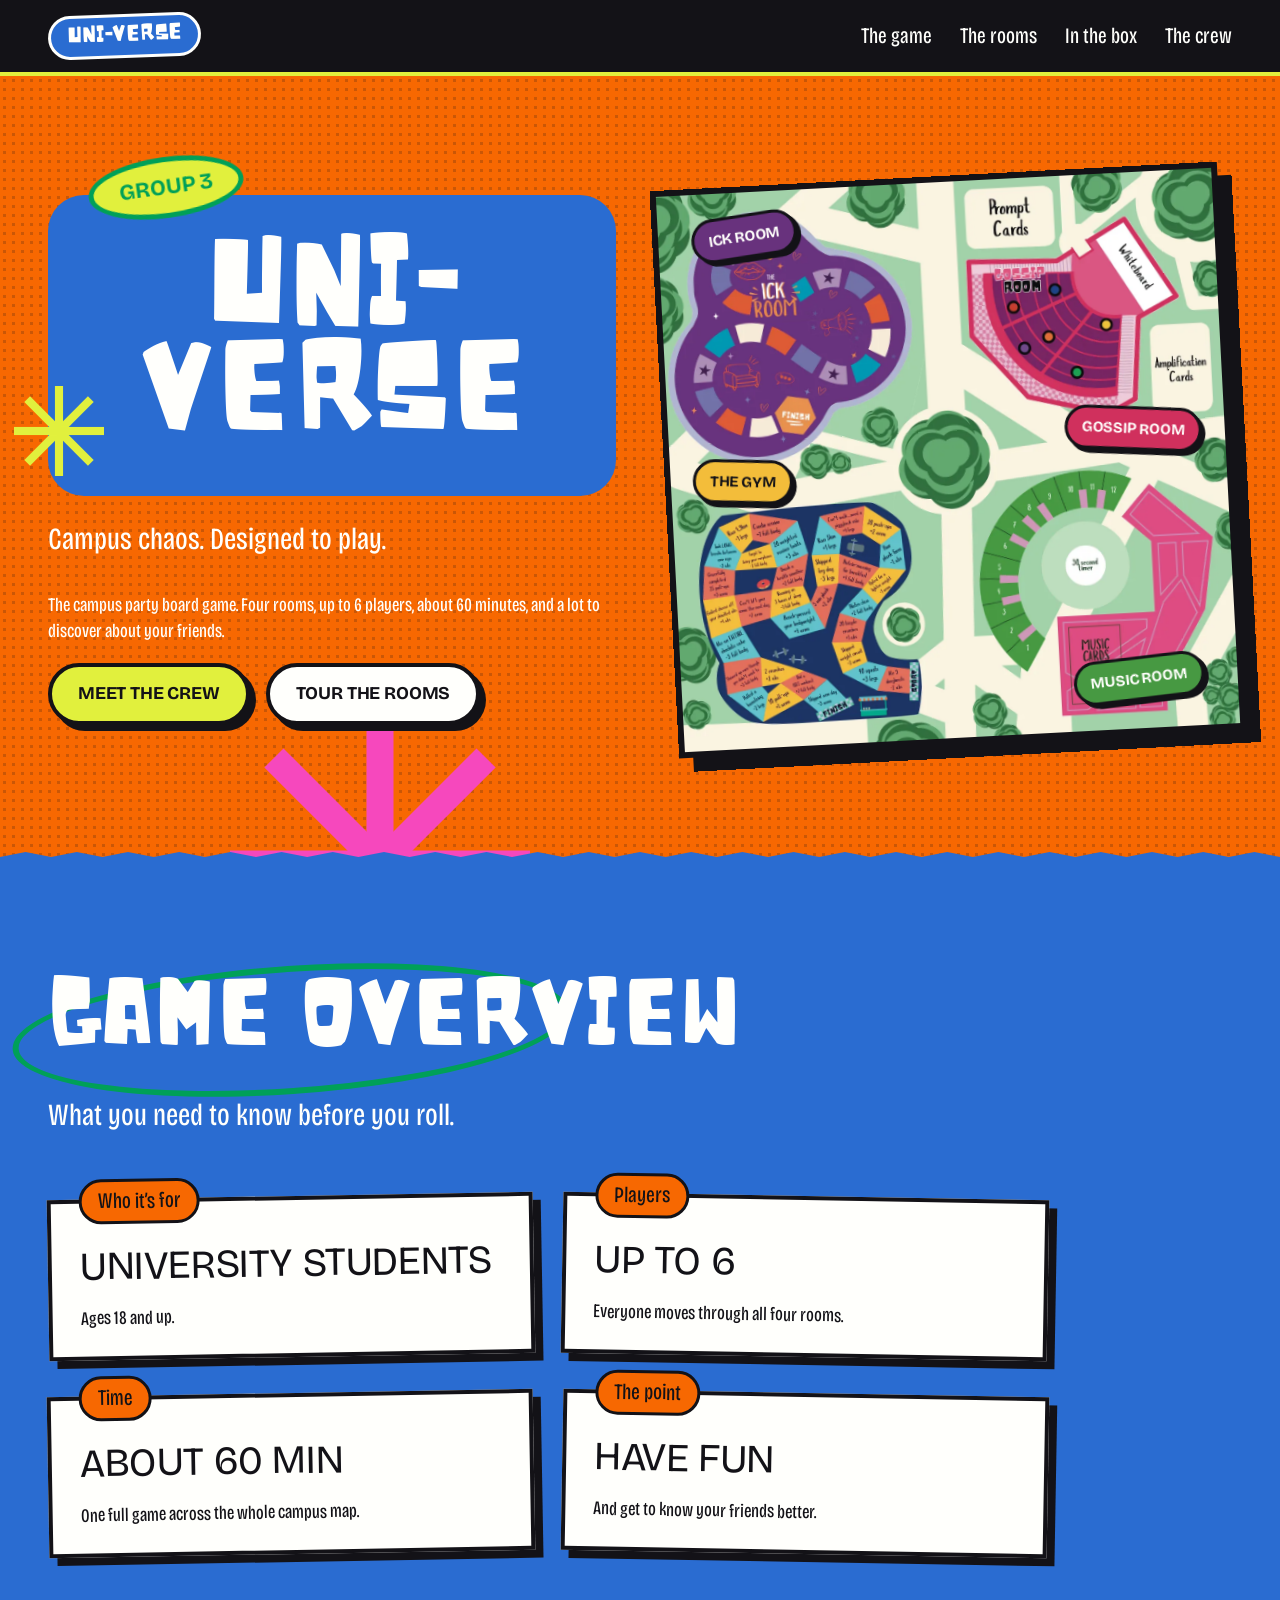
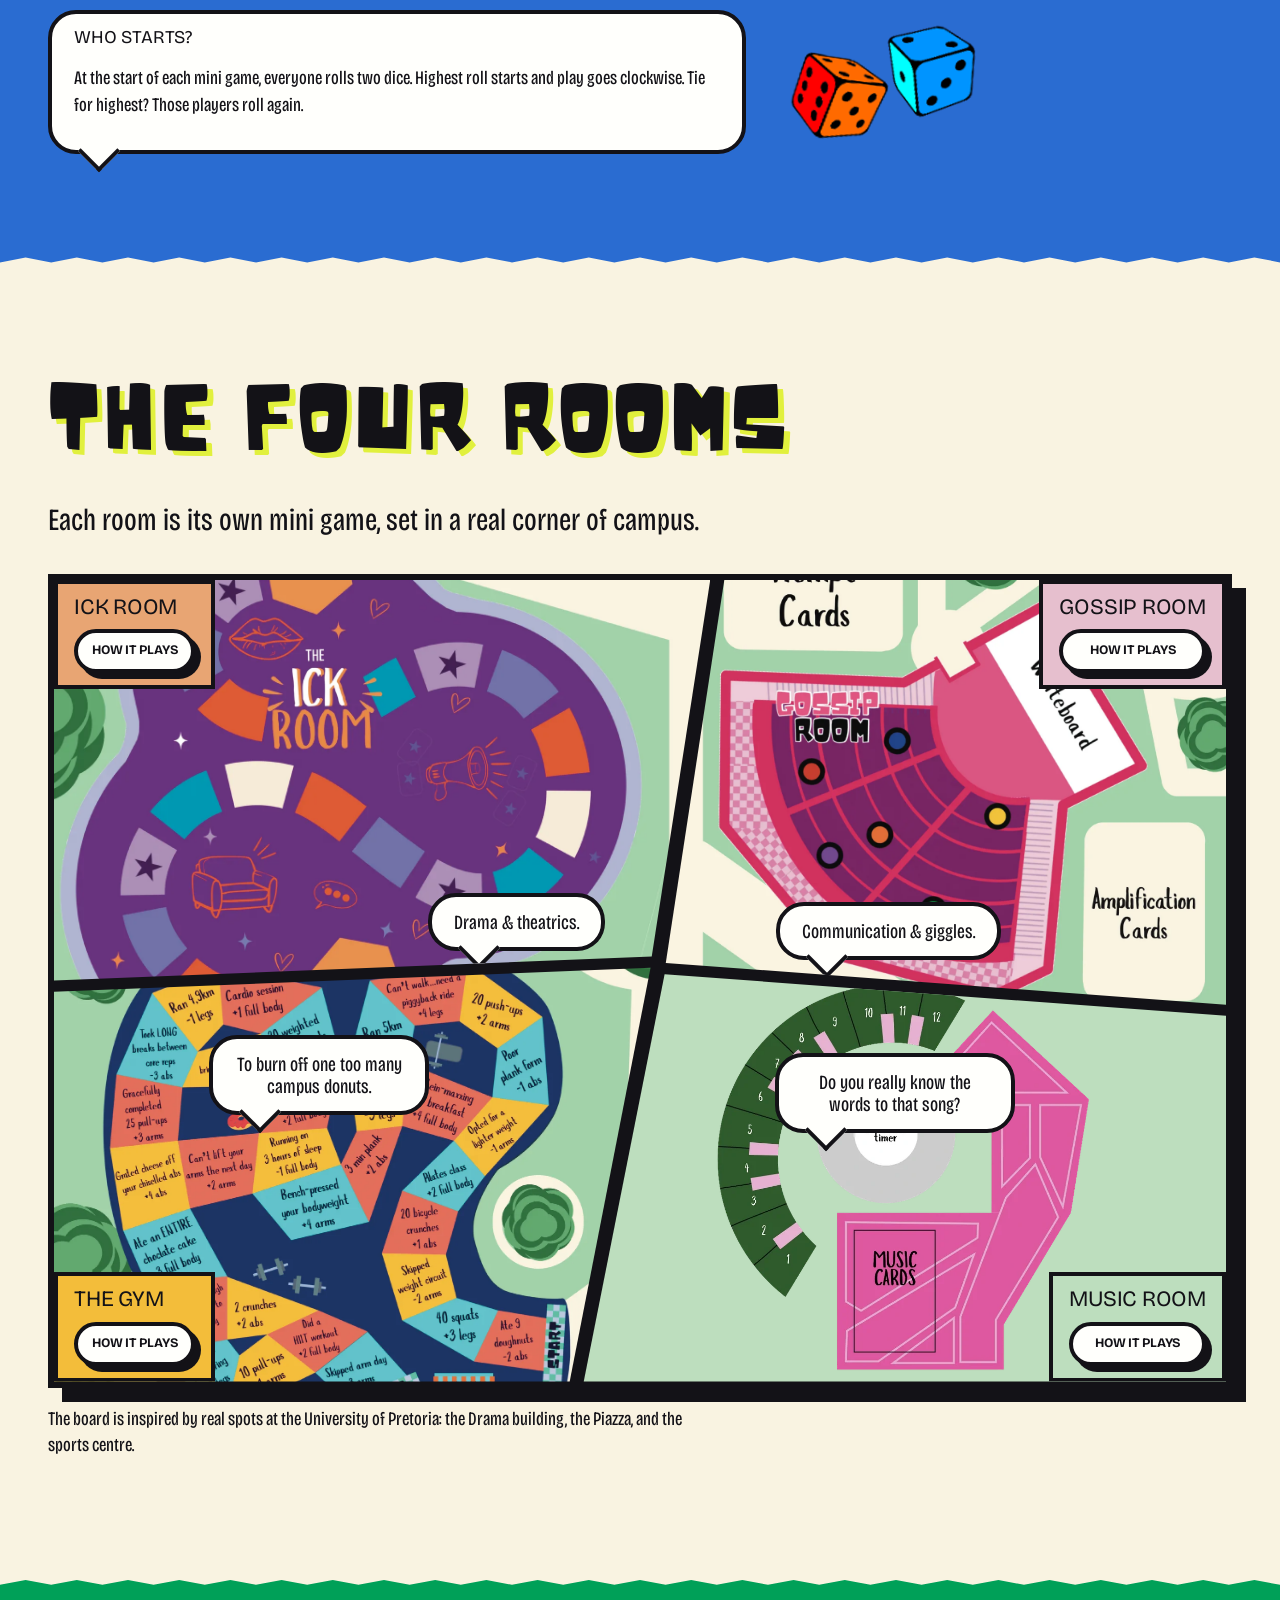
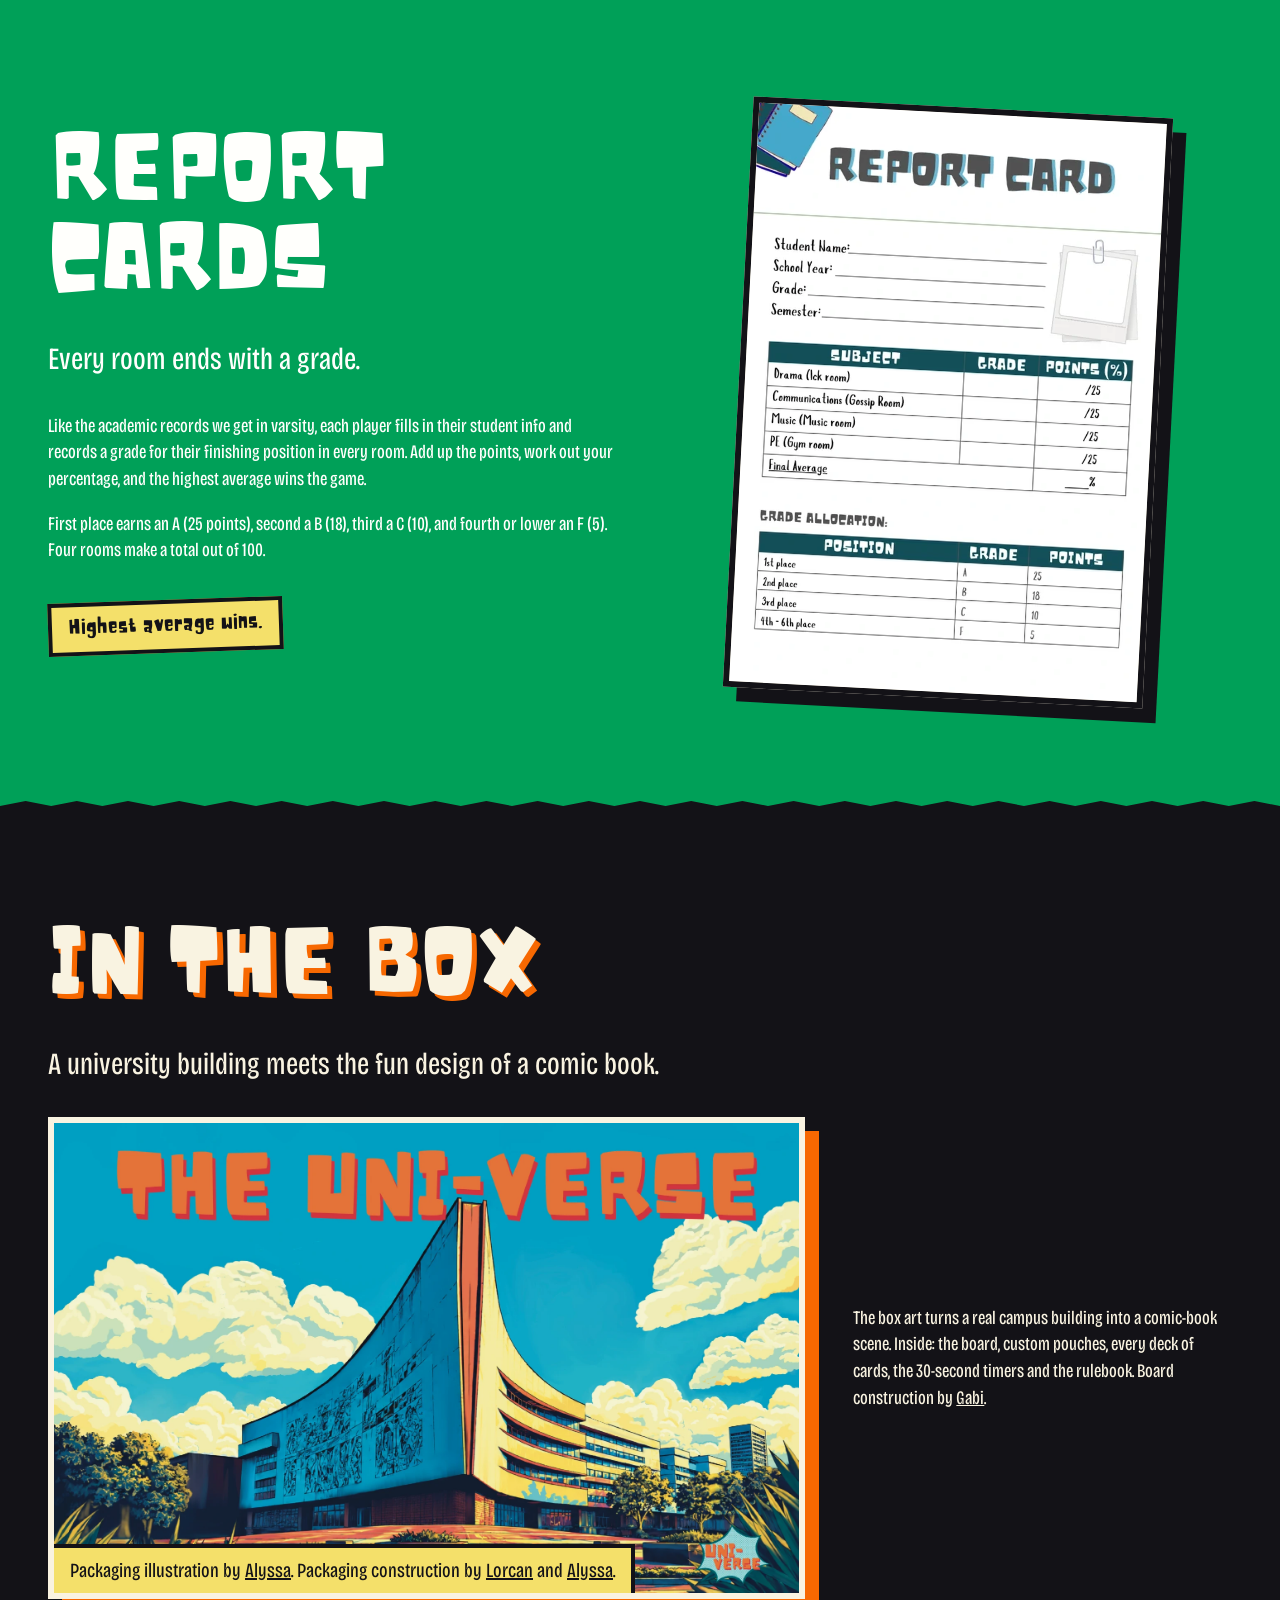
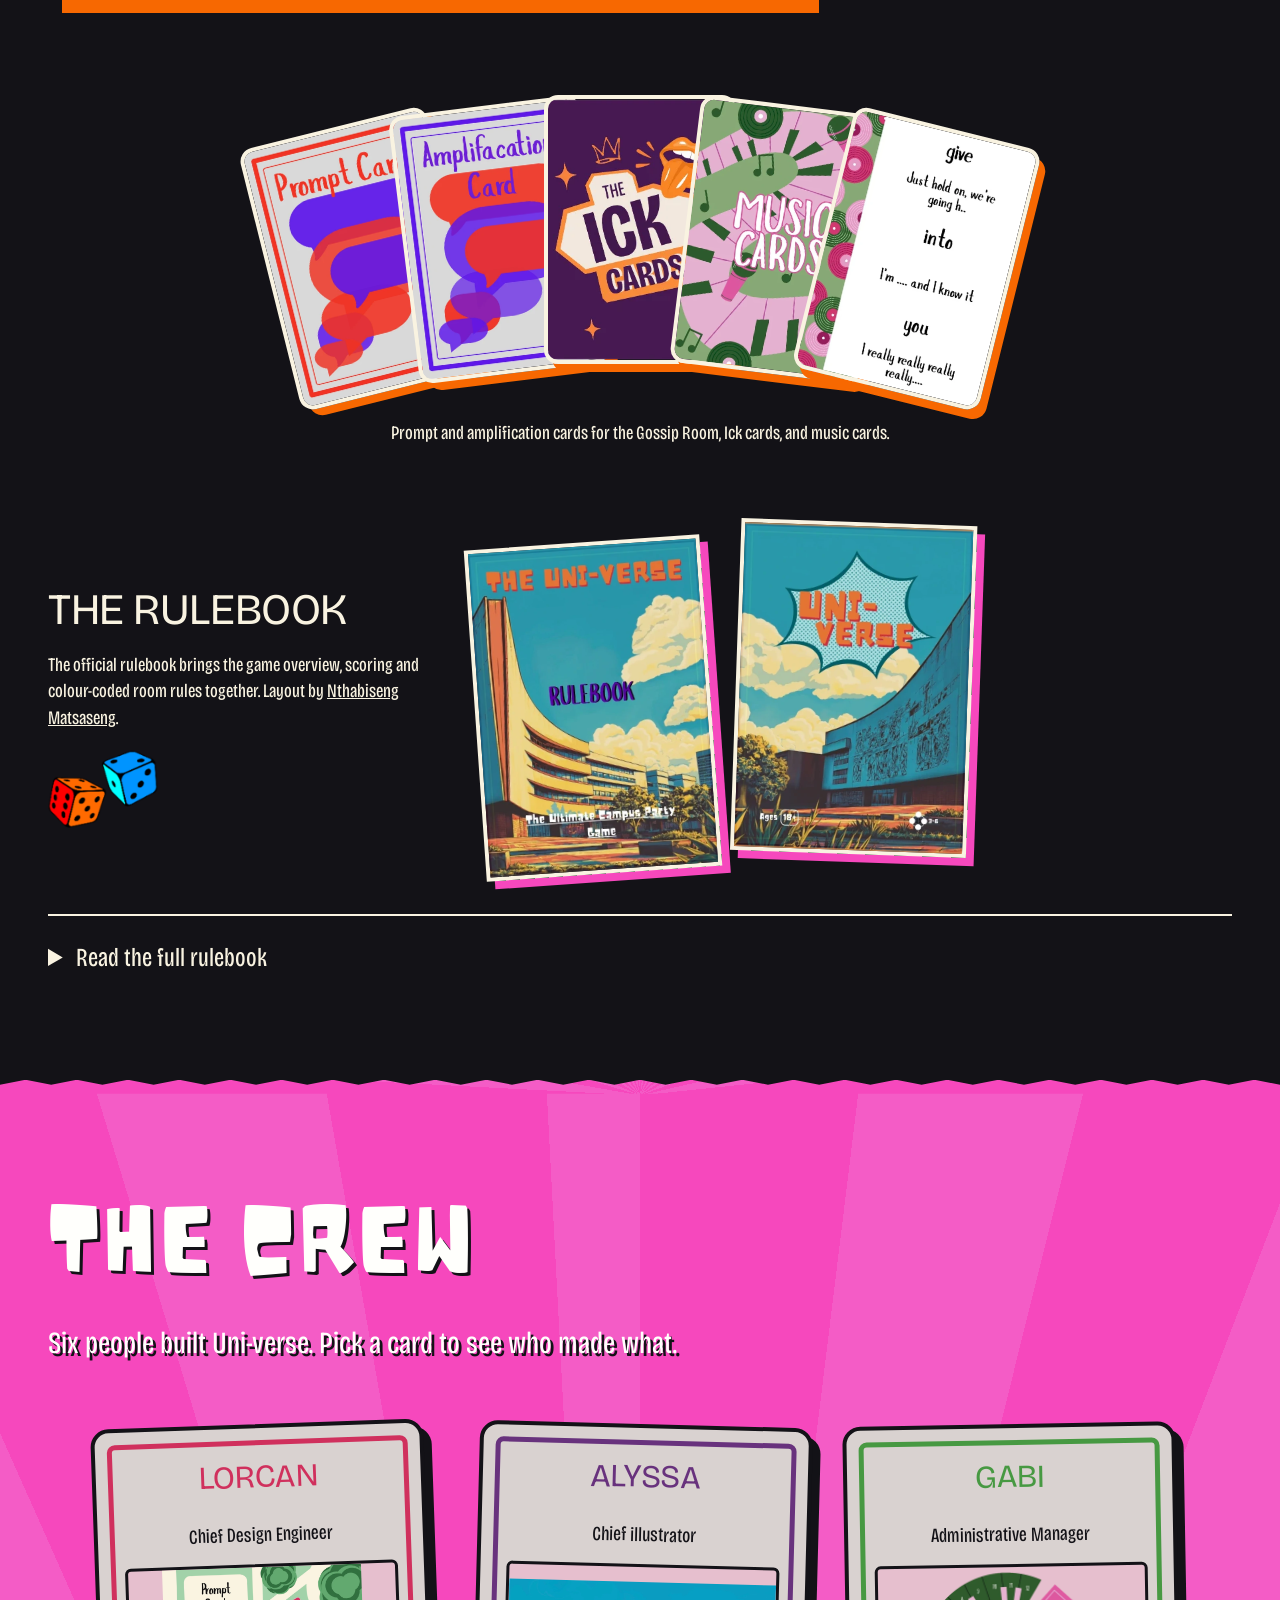
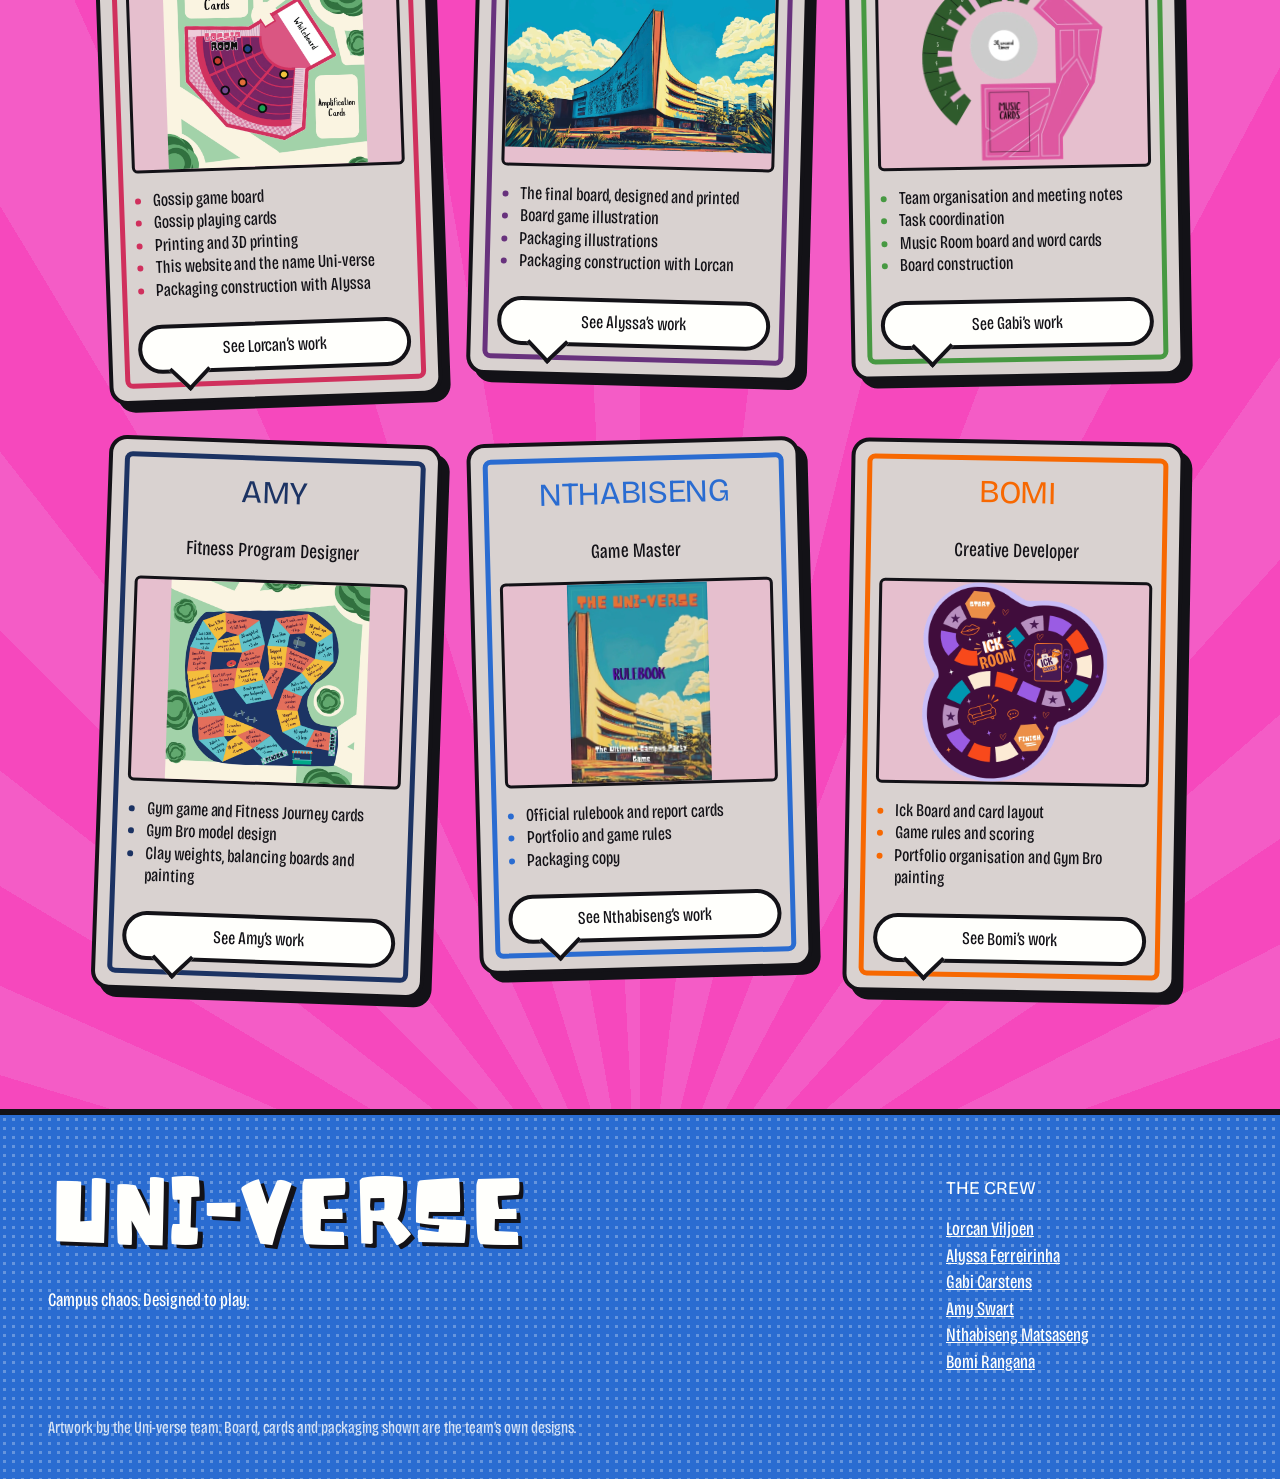
<file: index.html>
<!doctype html>
<html lang="en">
  <head>
    <meta charset="utf-8" />
    <meta name="viewport" content="width=device-width,initial-scale=1" />
    <title>Uni-verse | The campus party board game</title>
    <meta
      name="description"
      content="Explore the Uni-verse campus party board game and meet the six people who made it."
    />

    <link rel="stylesheet" href="style.css" />
  </head>
  <body>
    <a class="skip" href="#main">Skip to content</a>
    <header>
      <div class="container nav">
        <a class="wordmark" href="index.html">Uni-verse</a>
        <nav aria-label="Main navigation">
          <a href="index.html#game">The game</a
          ><a href="index.html#rooms">The rooms</a
          ><a href="index.html#box">In the box</a
          ><a href="index.html#crew">The crew</a>
        </nav>
        <details class="mobile-menu">
          <summary class="button">Menu</summary>
          <nav aria-label="Mobile navigation">
            <a href="index.html#game">The game</a
            ><a href="index.html#rooms">The rooms</a
            ><a href="index.html#box">In the box</a
            ><a href="index.html#crew">The crew</a>
          </nav>
        </details>
      </div>
    </header>
    <main id="main">
      <section class="hero dots">
        <div class="container split">
          <div>
            <div class="title-slab">
              <span class="sticker">Group 3</span>
              <h1>Uni-<br />verse</h1>
              <svg
                class="burst slab-burst"
                viewBox="-50 -50 100 100"
                aria-hidden="true"
              >
                <g fill="currentColor">
                  <rect
                    x="-4.5"
                    y="-50"
                    width="9"
                    height="100"
                    transform="rotate(0)"
                  />
                  <rect
                    x="-4.5"
                    y="-50"
                    width="9"
                    height="100"
                    transform="rotate(45)"
                  />
                  <rect
                    x="-4.5"
                    y="-50"
                    width="9"
                    height="100"
                    transform="rotate(90)"
                  />
                  <rect
                    x="-4.5"
                    y="-50"
                    width="9"
                    height="100"
                    transform="rotate(135)"
                  />
                </g>
              </svg>
            </div>
            <p class="lead">Campus chaos. Designed to play.</p>
            <p>
              The campus party board game. Four rooms, up to 6 players, about 60
              minutes, and a lot to discover about your friends.
            </p>
            <div class="buttons">
              <a class="button" href="#crew">Meet the crew</a
              ><a class="button secondary" href="#rooms">Tour the rooms</a>
            </div>
          </div>
          <div class="hero-board panel">
            <img
              class=""
              src="assets/board-full-campus.webp"
              alt="The Uni-verse campus board: the Ick Room, Gossip Room, Gym and Music Room on a map of paths, lawns and trees."
              width="1200"
              height="1200"
              srcset="
                assets/board-full-campus-1200.webp 1200w,
                assets/board-full-campus.webp      2400w
              "
              sizes="(min-width:1024px) 600px, 92vw"
              fetchpriority="high"
              decoding="async"
            /><a class="room-pill pill-ick" href="#room-ick">Ick Room</a
            ><a class="room-pill pill-gossip" href="#room-gossip">Gossip Room</a
            ><a class="room-pill pill-gym" href="#room-gym">The Gym</a
            ><a class="room-pill pill-music" href="#room-music">Music Room</a>
          </div>
        </div>
        <svg
          class="burst hero-pink"
          viewBox="-50 -50 100 100"
          aria-hidden="true"
        >
          <g fill="currentColor">
            <rect
              x="-4.5"
              y="-50"
              width="9"
              height="100"
              transform="rotate(0)"
            />
            <rect
              x="-4.5"
              y="-50"
              width="9"
              height="100"
              transform="rotate(45)"
            />
            <rect
              x="-4.5"
              y="-50"
              width="9"
              height="100"
              transform="rotate(90)"
            />
            <rect
              x="-4.5"
              y="-50"
              width="9"
              height="100"
              transform="rotate(135)"
            />
          </g>
        </svg>
      </section>
      <section id="game" class="game band">
        <div class="container">
          <h2 class="ring">Game overview</h2>
          <p class="lead">What you need to know before you roll.</p>
          <div class="facts">
            <div class="fact">
              <span class="fact-label">Who it’s for</span>
              <h3>University students</h3>
              <p>Ages 18 and up.</p>
            </div>
            <div class="fact">
              <span class="fact-label">Players</span>
              <h3>Up to 6</h3>
              <p>Everyone moves through all four rooms.</p>
            </div>
            <div class="fact">
              <span class="fact-label">Time</span>
              <h3>About 60 min</h3>
              <p>One full game across the whole campus map.</p>
            </div>
            <div class="fact">
              <span class="fact-label">The point</span>
              <h3>Have fun</h3>
              <p>And get to know your friends better.</p>
            </div>
          </div>
          <div class="who">
            <div class="bubble">
              <h3>Who starts?</h3>
              <p>
                At the start of each mini game, everyone rolls two dice. Highest
                roll starts and play goes clockwise. Tie for highest? Those
                players roll again.
              </p>
            </div>
            <img
              class=""
              src="assets/dice.png"
              alt="dice"
              loading="lazy"
              decoding="async"
            />
          </div>
        </div>
      </section>
      <section id="rooms" class="rooms band">
        <div class="container">
          <h2>The four rooms</h2>
          <p class="lead">
            Each room is its own mini game, set in a real corner of campus.
          </p>
          <div class="room-grid">
            <article id="room-ick" class="room room-ick">
              <div class="room-content">
                <img
                  class=""
                  src="assets/room-ick.webp"
                  alt="The Ick Room: a purple figure-eight track with lips, a couch and a megaphone."
                  loading="lazy"
                  decoding="async"
                />
                <div class="room-caption">
                  <h3>Ick Room</h3>
                  <button
                    type="button"
                    class="button secondary small"
                    popovertarget="rules-ick"
                  >
                    How it plays
                  </button>
                </div>
                <p class="bubble room-bubble">Drama & theatrics.</p>
              </div>
            </article>
            <article id="room-gossip" class="room room-gossip">
              <div class="room-content">
                <img
                  class=""
                  src="assets/room-gossip.webp"
                  alt="The Gossip Room: a pink and plum lecture hall with player seats and a whiteboard."
                  loading="lazy"
                  decoding="async"
                />
                <div class="room-caption">
                  <h3>Gossip Room</h3>
                  <button
                    type="button"
                    class="button secondary small"
                    popovertarget="rules-gossip"
                  >
                    How it plays
                  </button>
                </div>
                <p class="bubble room-bubble">Communication & giggles.</p>
              </div>
            </article>
            <article id="room-gym" class="room room-gym">
              <div class="room-content">
                <img
                  class=""
                  src="assets/room-gym.webp"
                  alt="The Gym: a navy track with hand-lettered fitness challenge tiles."
                  loading="lazy"
                  decoding="async"
                />
                <div class="room-caption">
                  <h3>The Gym</h3>
                  <button
                    type="button"
                    class="button secondary small"
                    popovertarget="rules-gym"
                  >
                    How it plays
                  </button>
                </div>
                <p class="bubble room-bubble">
                  To burn off one too many campus donuts.
                </p>
              </div>
            </article>
            <article id="room-music" class="room room-music">
              <div class="room-content">
                <img
                  class=""
                  src="assets/music-board-final.webp"
                  alt="Music Room board with a curved numbered track and pink card area."
                  loading="lazy"
                  decoding="async"
                />
                <div class="room-caption">
                  <h3>Music Room</h3>
                  <button
                    type="button"
                    class="button secondary small"
                    popovertarget="rules-music"
                  >
                    How it plays
                  </button>
                </div>
                <p class="bubble room-bubble">
                  Do you really know the words to that song?
                </p>
              </div>
            </article>
          </div>
          <p>
            The board is inspired by real spots at the University of Pretoria:
            the Drama building, the Piazza, and the sports centre.
          </p>
          <section
            id="rules-ick"
            class="rules"
            popover
            role="dialog"
            aria-labelledby="rules-title-ick"
            style="--room: var(--ick)"
          >
            <button
              type="button"
              class="button secondary"
              popovertarget="rules-ick"
              popovertargetaction="hide"
              autofocus
            >
              Close
            </button>
            <h3 id="rules-title-ick">Ick Room</h3>
            <p>
              Draw an Ick card and act it out without words before the 30-second
              timer runs out. A correct guess moves both the actor and guesser
              three spaces forward. If nobody guesses correctly, the actor moves
              one space back. The room ends when the first player reaches the
              finish; everyone records a grade based on their position.
            </p>
          </section>
          <section
            id="rules-gossip"
            class="rules"
            popover
            role="dialog"
            aria-labelledby="rules-title-gossip"
            style="--room: var(--gossip)"
          >
            <button
              type="button"
              class="button secondary"
              popovertarget="rules-gossip"
              popovertargetaction="hide"
              autofocus
            >
              Close
            </button>
            <h3 id="rules-title-gossip">Gossip Room</h3>
            <p>
              The judge reads a fill-in-the-blank gossip prompt. Everyone else
              submits an amplification card face down. The judge shuffles and
              reads the combinations, then chooses a favourite. That player
              earns the card’s scandal points. Refill your hand and rotate the
              judge until everyone has had a turn. The highest total score wins.
            </p>
          </section>
          <section
            id="rules-gym"
            class="rules"
            popover
            role="dialog"
            aria-labelledby="rules-title-gym"
            style="--room: var(--gym)"
          >
            <button
              type="button"
              class="button secondary"
              popovertarget="rules-gym"
              popovertargetaction="hide"
              autofocus
            >
              Close
            </button>
            <h3 id="rules-title-gym">The Gym</h3>
            <p>
              Roll the dice and follow the fitness journey, gaining or losing
              strength in arms, legs, abs and full body. Use those scores to
              build your Gym Bro and its balancing platform. Then roll for
              weight size: even means a big shape, odd means a little one. Draw
              a weight without looking and stack it on your platform. Drop a
              weight or topple your Gym Bro and you are out. Last bro standing
              wins.
            </p>
          </section>
          <section
            id="rules-music"
            class="rules"
            popover
            role="dialog"
            aria-labelledby="rules-title-music"
            style="--room: var(--music)"
          >
            <button
              type="button"
              class="button secondary"
              popovertarget="rules-music"
              popovertargetaction="hide"
              autofocus
            >
              Close
            </button>
            <h3 id="rules-title-music">Music Room</h3>
            <p>
              Flip the 30-second timer and sing lyrics containing the words on
              your card, or finish the lyrics it starts. Move forward according
              to the lyrics you complete. If you get stuck, draw one extra card:
              a maximum of two cards per turn. Discard used cards and reshuffle
              when the deck runs out. Keep playing until the first three players
              reach the finish.
            </p>
          </section>
        </div>
      </section>
      <section class="report band">
        <div class="container split">
          <div>
            <h2>Report cards</h2>
            <p class="lead">Every room ends with a grade.</p>
            <p>
              Like the academic records we get in varsity, each player fills in
              their student info and records a grade for their finishing
              position in every room. Add up the points, work out your
              percentage, and the highest average wins the game.
            </p>
            <p>
              First place earns an A (25 points), second a B (18), third a C
              (10), and fourth or lower an F (5). Four rooms make a total out of
              100.
            </p>
            <p class="caption callout">Highest average wins.</p>
          </div>
          <div class="report-art panel">
            <a
              class="zoom"
              href="assets/report-card-final.webp"
              aria-label="Enlarge Official Uni-verse report card with student details, four subjects and grade allocation."
            >
              <img
                class=""
                src="assets/report-card-final.webp"
                alt="Official Uni-verse report card with student details, four subjects and grade allocation."
                loading="lazy"
                decoding="async"
              /><span class="zoom-plus" aria-hidden="true">+</span>
            </a>
          </div>
        </div>
      </section>
      <section id="box" class="box band">
        <div class="container">
          <h2>In the box</h2>
          <p class="lead">
            A university building meets the fun design of a comic book.
          </p>
          <div class="packaging-row">
            <figure class="panel packaging-feature">
              <a
                class="zoom"
                href="assets/packaging-final.webp"
                aria-label="Enlarge Uni-verse packaging artwork with a campus building beneath a teal sky and orange title"
              >
                <img
                  class=""
                  src="assets/packaging-final.webp"
                  alt="Uni-verse packaging artwork with a campus building beneath a teal sky and orange title"
                  loading="lazy"
                  decoding="async"
                /><span class="zoom-plus" aria-hidden="true">+</span>
              </a>
              <figcaption class="caption">
                Packaging illustration by
                <a href="members/alyssa.html">Alyssa</a>. Packaging construction
                by <a href="members/lorcan.html">Lorcan</a> and
                <a href="members/alyssa.html">Alyssa</a>.
              </figcaption>
            </figure>
            <p>
              The box art turns a real campus building into a comic-book scene.
              Inside: the board, custom pouches, every deck of cards, the
              30-second timers and the rulebook. Board construction by
              <a href="members/gabby.html">Gabi</a>.
            </p>
          </div>
          <div class="card-fan">
            <a
              class="zoom fan-card fan-0"
              href="assets/gossip-prompt-card-front.webp"
              aria-label="Enlarge gossip prompt card front.webp"
            >
              <img
                class=""
                src="assets/gossip-prompt-card-front.webp"
                alt="gossip prompt card front"
                loading="lazy"
                decoding="async"
              /><span class="zoom-plus" aria-hidden="true">+</span> </a
            ><a
              class="zoom fan-card fan-1"
              href="assets/gossip-amplification-card-front.webp"
              aria-label="Enlarge gossip amplification card front.webp"
            >
              <img
                class=""
                src="assets/gossip-amplification-card-front.webp"
                alt="gossip amplification card front"
                loading="lazy"
                decoding="async"
              /><span class="zoom-plus" aria-hidden="true">+</span> </a
            ><a
              class="zoom fan-card fan-2"
              href="assets/ick-cards-front-back.webp"
              aria-label="Enlarge ick cards front back.webp"
            >
              <img
                class=""
                src="assets/ick-cards-front-back.webp"
                alt="ick cards front back"
                loading="lazy"
                decoding="async"
              /><span class="zoom-plus" aria-hidden="true">+</span> </a
            ><a
              class="zoom fan-card fan-3"
              href="assets/music-cards-final-back.webp"
              aria-label="Enlarge Music card back with pink and green instruments and records."
            >
              <img
                class=""
                src="assets/music-cards-final-back.webp"
                alt="Music card back with pink and green instruments and records."
                loading="lazy"
                decoding="async"
              /><span class="zoom-plus" aria-hidden="true">+</span> </a
            ><a
              class="zoom fan-card fan-4"
              href="assets/music-cards-final-front.webp"
              aria-label="Enlarge Music word card with give, into and you prompts."
            >
              <img
                class=""
                src="assets/music-cards-final-front.webp"
                alt="Music word card with give, into and you prompts."
                loading="lazy"
                decoding="async"
              /><span class="zoom-plus" aria-hidden="true">+</span>
            </a>
          </div>
          <p class="center">
            Prompt and amplification cards for the Gossip Room, Ick cards, and
            music cards.
          </p>
          <div class="rulebook-row">
            <div>
              <h3>The rulebook</h3>
              <p>
                The official rulebook brings the game overview, scoring and
                colour-coded room rules together. Layout by
                <a href="members/thabi.html">Nthabiseng Matsaseng</a>.
              </p>
              <img
                class="small-dice"
                src="assets/dice.png"
                alt="dice"
                loading="lazy"
                decoding="async"
              />
            </div>
            <div class="covers">
              <a
                class="zoom"
                href="assets/rulebook-final-front.webp"
                aria-label="Enlarge Official Uni-verse rulebook front cover with illustrated campus buildings."
              >
                <img
                  class=""
                  src="assets/rulebook-final-front.webp"
                  alt="Official Uni-verse rulebook front cover with illustrated campus buildings."
                  loading="lazy"
                  decoding="async"
                /><span class="zoom-plus" aria-hidden="true">+</span> </a
              ><a
                class="zoom"
                href="assets/rulebook-final-back.webp"
                aria-label="Enlarge Official Uni-verse rulebook back cover with a comic title burst above campus buildings."
              >
                <img
                  class=""
                  src="assets/rulebook-final-back.webp"
                  alt="Official Uni-verse rulebook back cover with a comic title burst above campus buildings."
                  loading="lazy"
                  decoding="async"
                /><span class="zoom-plus" aria-hidden="true">+</span>
              </a>
            </div>
          </div>
          <details class="rulebook-pages">
            <summary>Read the full rulebook</summary>
            <p>Select a page to enlarge it.</p>
            <div class="rulebook-grid">
              <figure>
                <a
                  class="zoom"
                  href="assets/rulebook-overview.webp"
                  aria-label="Enlarge Rulebook overview and game components."
                >
                  <img
                    class=""
                    src="assets/rulebook-overview.webp"
                    alt="Rulebook overview and game components."
                    loading="lazy"
                    decoding="async"
                  /><span class="zoom-plus" aria-hidden="true">+</span>
                </a>
                <figcaption>Game overview</figcaption>
              </figure>
              <figure>
                <a
                  class="zoom"
                  href="assets/rulebook-general.webp"
                  aria-label="Enlarge General rules with player count, turn order and grade allocations."
                >
                  <img
                    class=""
                    src="assets/rulebook-general.webp"
                    alt="General rules with player count, turn order and grade allocations."
                    loading="lazy"
                    decoding="async"
                  /><span class="zoom-plus" aria-hidden="true">+</span>
                </a>
                <figcaption>General rules</figcaption>
              </figure>
              <figure>
                <a
                  class="zoom"
                  href="assets/rulebook-ick.webp"
                  aria-label="Enlarge Illustrated Ick Room rules."
                >
                  <img
                    class=""
                    src="assets/rulebook-ick.webp"
                    alt="Illustrated Ick Room rules."
                    loading="lazy"
                    decoding="async"
                  /><span class="zoom-plus" aria-hidden="true">+</span>
                </a>
                <figcaption>Ick Room</figcaption>
              </figure>
              <figure>
                <a
                  class="zoom"
                  href="assets/rulebook-gossip.webp"
                  aria-label="Enlarge Illustrated Gossip Room rules."
                >
                  <img
                    class=""
                    src="assets/rulebook-gossip.webp"
                    alt="Illustrated Gossip Room rules."
                    loading="lazy"
                    decoding="async"
                  /><span class="zoom-plus" aria-hidden="true">+</span>
                </a>
                <figcaption>Gossip Room</figcaption>
              </figure>
              <figure>
                <a
                  class="zoom"
                  href="assets/rulebook-music.webp"
                  aria-label="Enlarge Illustrated Music Room rules."
                >
                  <img
                    class=""
                    src="assets/rulebook-music.webp"
                    alt="Illustrated Music Room rules."
                    loading="lazy"
                    decoding="async"
                  /><span class="zoom-plus" aria-hidden="true">+</span>
                </a>
                <figcaption>Music Room</figcaption>
              </figure>
              <figure>
                <a
                  class="zoom"
                  href="assets/rulebook-gym.webp"
                  aria-label="Enlarge Gym Room rules for building muscle."
                >
                  <img
                    class=""
                    src="assets/rulebook-gym.webp"
                    alt="Gym Room rules for building muscle."
                    loading="lazy"
                    decoding="async"
                  /><span class="zoom-plus" aria-hidden="true">+</span>
                </a>
                <figcaption>Gym: building muscle</figcaption>
              </figure>
              <figure>
                <a
                  class="zoom"
                  href="assets/rulebook-gym-balancing.webp"
                  aria-label="Enlarge Gym Room rules for balancing weights and winning."
                >
                  <img
                    class=""
                    src="assets/rulebook-gym-balancing.webp"
                    alt="Gym Room rules for balancing weights and winning."
                    loading="lazy"
                    decoding="async"
                  /><span class="zoom-plus" aria-hidden="true">+</span>
                </a>
                <figcaption>Gym: balancing weights</figcaption>
              </figure>
            </div>
          </details>
        </div>
      </section>
      <section id="crew" class="crew band">
        <div class="container">
          <h2>The crew</h2>
          <p class="lead">
            Six people built Uni-verse. Pick a card to see who made what.
          </p>
          <div class="crew-grid">
            <a
              href="members/lorcan.html"
              class="member-card"
              style="--m: var(--gossip); --turn: -2deg"
            >
              <h3>Lorcan</h3>
              <p class="card-role">Chief Design Engineer</p>
              <div class="card-art">
                <img
                  class=""
                  src="assets/room-gossip.webp"
                  alt="The Gossip Room: a pink and plum lecture hall with player seats and a whiteboard."
                  loading="lazy"
                  decoding="async"
                />
              </div>
              <ul>
                <li>Gossip game board</li>
                <li>Gossip playing cards</li>
                <li>Printing and 3D printing</li>
                <li>This website and the name Uni-verse</li>
                <li>Packaging construction with Alyssa</li>
              </ul>
              <span class="bubble card-cta">See Lorcan’s work</span>
            </a>

            <a
              href="members/alyssa.html"
              class="member-card"
              style="--m: var(--ick); --turn: 1.5deg"
            >
              <h3>Alyssa</h3>
              <p class="card-role">Chief illustrator</p>
              <div class="card-art">
                <img
                  class=""
                  src="assets/packaging-campus-building.webp"
                  alt="Packaging illustration of a curved university building under a bright comic-style sky."
                  loading="lazy"
                  decoding="async"
                />
              </div>
              <ul>
                <li>The final board, designed and printed</li>
                <li>Board game illustration</li>
                <li>Packaging illustrations</li>
                <li>Packaging construction with Lorcan</li>
              </ul>
              <span class="bubble card-cta">See Alyssa’s work</span>
            </a>

            <a
              href="members/gabby.html"
              class="member-card"
              style="--m: var(--music); --turn: -1deg"
            >
              <h3>Gabi</h3>
              <p class="card-role">Administrative Manager</p>
              <div class="card-art">
                <img
                  class=""
                  src="assets/music-board-final.webp"
                  alt="Music Room board with a curved numbered track and pink card area."
                  loading="lazy"
                  decoding="async"
                />
              </div>
              <ul>
                <li>Team organisation and meeting notes</li>
                <li>Task coordination</li>
                <li>Music Room board and word cards</li>
                <li>Board construction</li>
              </ul>
              <span class="bubble card-cta">See Gabi’s work</span>
            </a>

            <a
              href="members/amy.html"
              class="member-card"
              style="--m: var(--gym); --turn: 2deg"
            >
              <h3>Amy</h3>
              <p class="card-role">Fitness Program Designer</p>
              <div class="card-art">
                <img
                  class=""
                  src="assets/room-gym.webp"
                  alt="The Gym: a navy track with hand-lettered fitness challenge tiles."
                  loading="lazy"
                  decoding="async"
                />
              </div>
              <ul>
                <li>Gym game and Fitness Journey cards</li>
                <li>Gym Bro model design</li>
                <li>Clay weights, balancing boards and painting</li>
              </ul>
              <span class="bubble card-cta">See Amy’s work</span>
            </a>

            <a
              href="members/thabi.html"
              class="member-card"
              style="--m: var(--blue); --turn: -1.5deg"
            >
              <h3>Nthabiseng</h3>
              <p class="card-role">Game Master</p>
              <div class="card-art">
                <img
                  class=""
                  src="assets/rulebook-final-front.webp"
                  alt="Official Uni-verse rulebook front cover with illustrated campus buildings."
                  loading="lazy"
                  decoding="async"
                />
              </div>
              <ul>
                <li>Official rulebook and report cards</li>
                <li>Portfolio and game rules</li>
                <li>Packaging copy</li>
              </ul>
              <span class="bubble card-cta">See Nthabiseng’s work</span>
            </a>

            <a
              href="members/bomi.html"
              class="member-card"
              style="--m: var(--orange); --turn: 1deg"
            >
              <h3>Bomi</h3>
              <p class="card-role">Creative Developer</p>
              <div class="card-art">
                <img
                  class=""
                  src="assets/ick-board-cutout.webp"
                  alt="ick board cutout"
                  loading="lazy"
                  decoding="async"
                />
              </div>
              <ul>
                <li>Ick Board and card layout</li>
                <li>Game rules and scoring</li>
                <li>Portfolio organisation and Gym Bro painting</li>
              </ul>
              <span class="bubble card-cta">See Bomi’s work</span>
            </a>
          </div>
        </div>
      </section>
    </main>
    <footer class="dots-light">
      <div class="container footer-grid">
        <div>
          <a class="footer-logo" href="index.html">Uni-verse</a>
          <p>Campus chaos. Designed to play.</p>
        </div>
        <div>
          <h3>The crew</h3>
          <a href="members/lorcan.html">Lorcan Viljoen</a
          ><a href="members/alyssa.html">Alyssa Ferreirinha</a
          ><a href="members/gabby.html">Gabi Carstens</a
          ><a href="members/amy.html">Amy Swart</a
          ><a href="members/thabi.html">Nthabiseng Matsaseng</a
          ><a href="members/bomi.html">Bomi Rangana</a>
        </div>
        <small
          >Artwork by the Uni-verse team. Board, cards and packaging shown are
          the team’s own designs.</small
        >
      </div>
    </footer>
  </body>
</html>
</file>
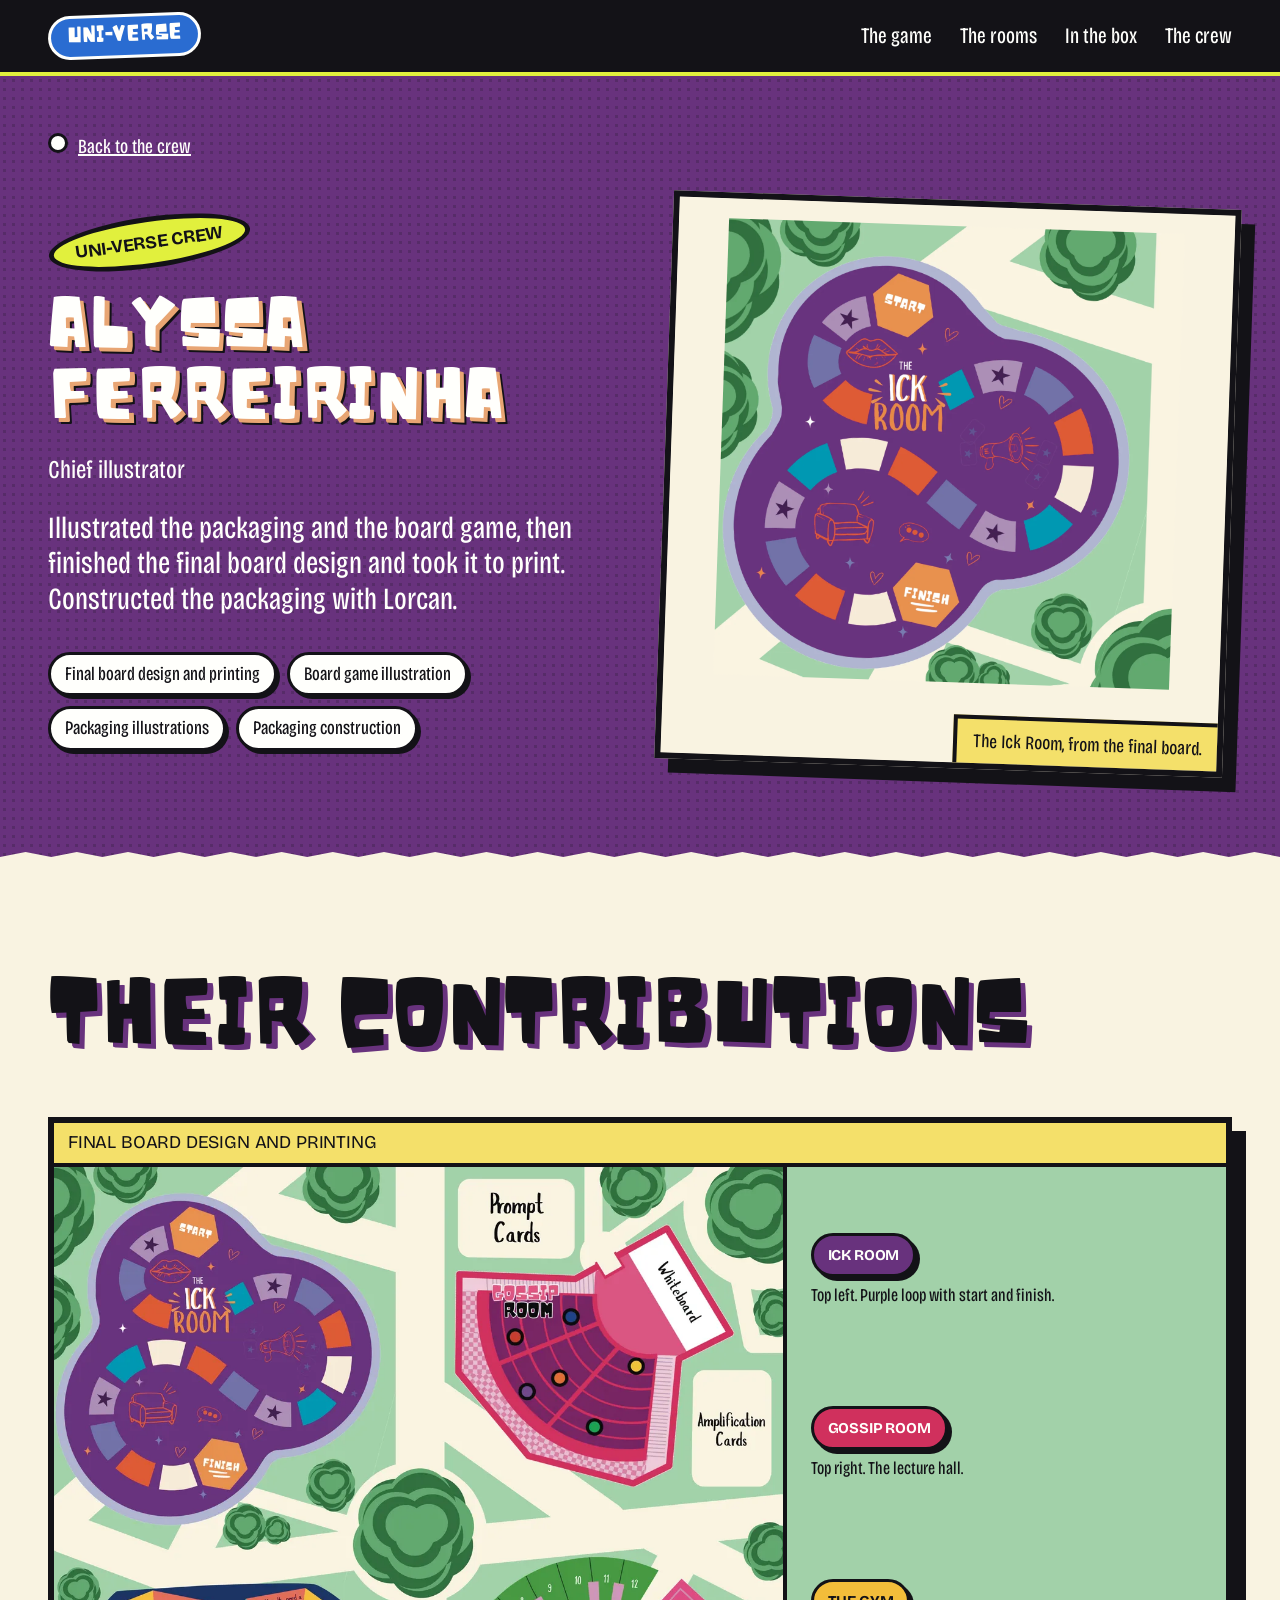
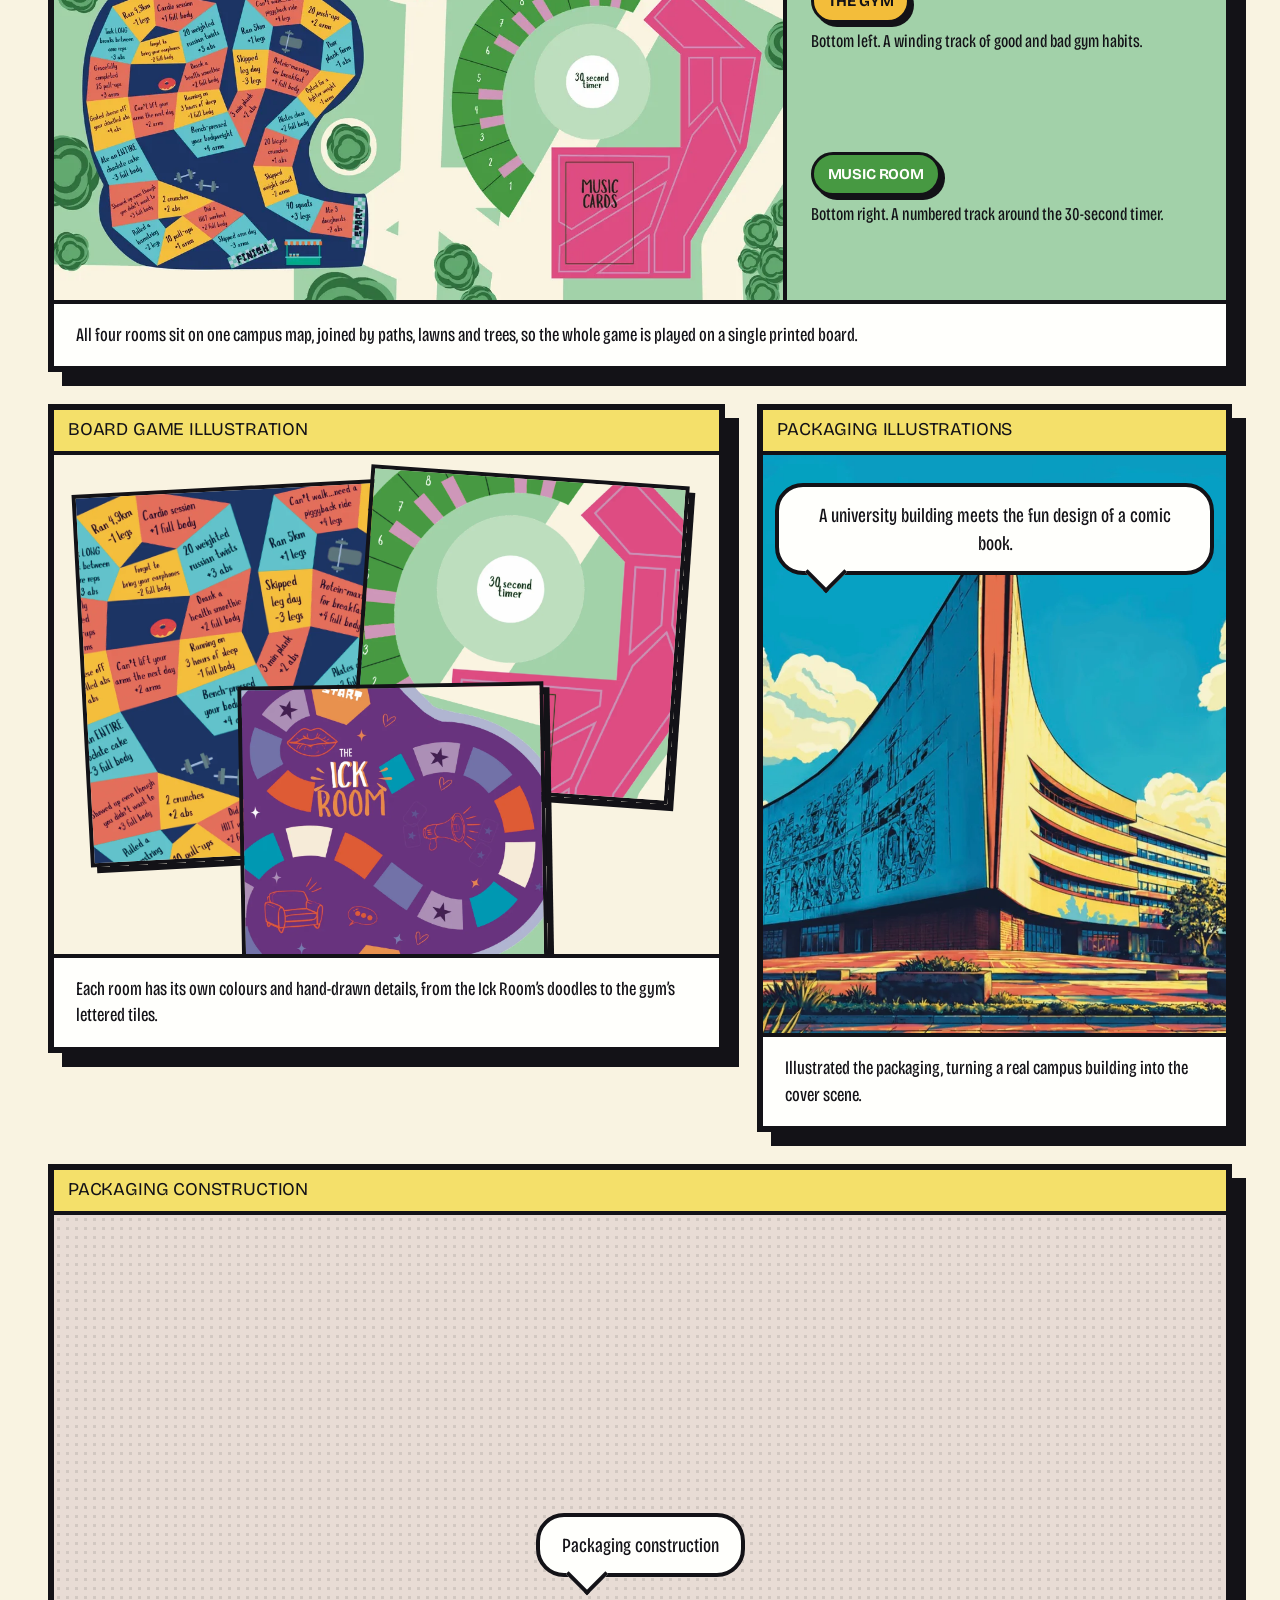
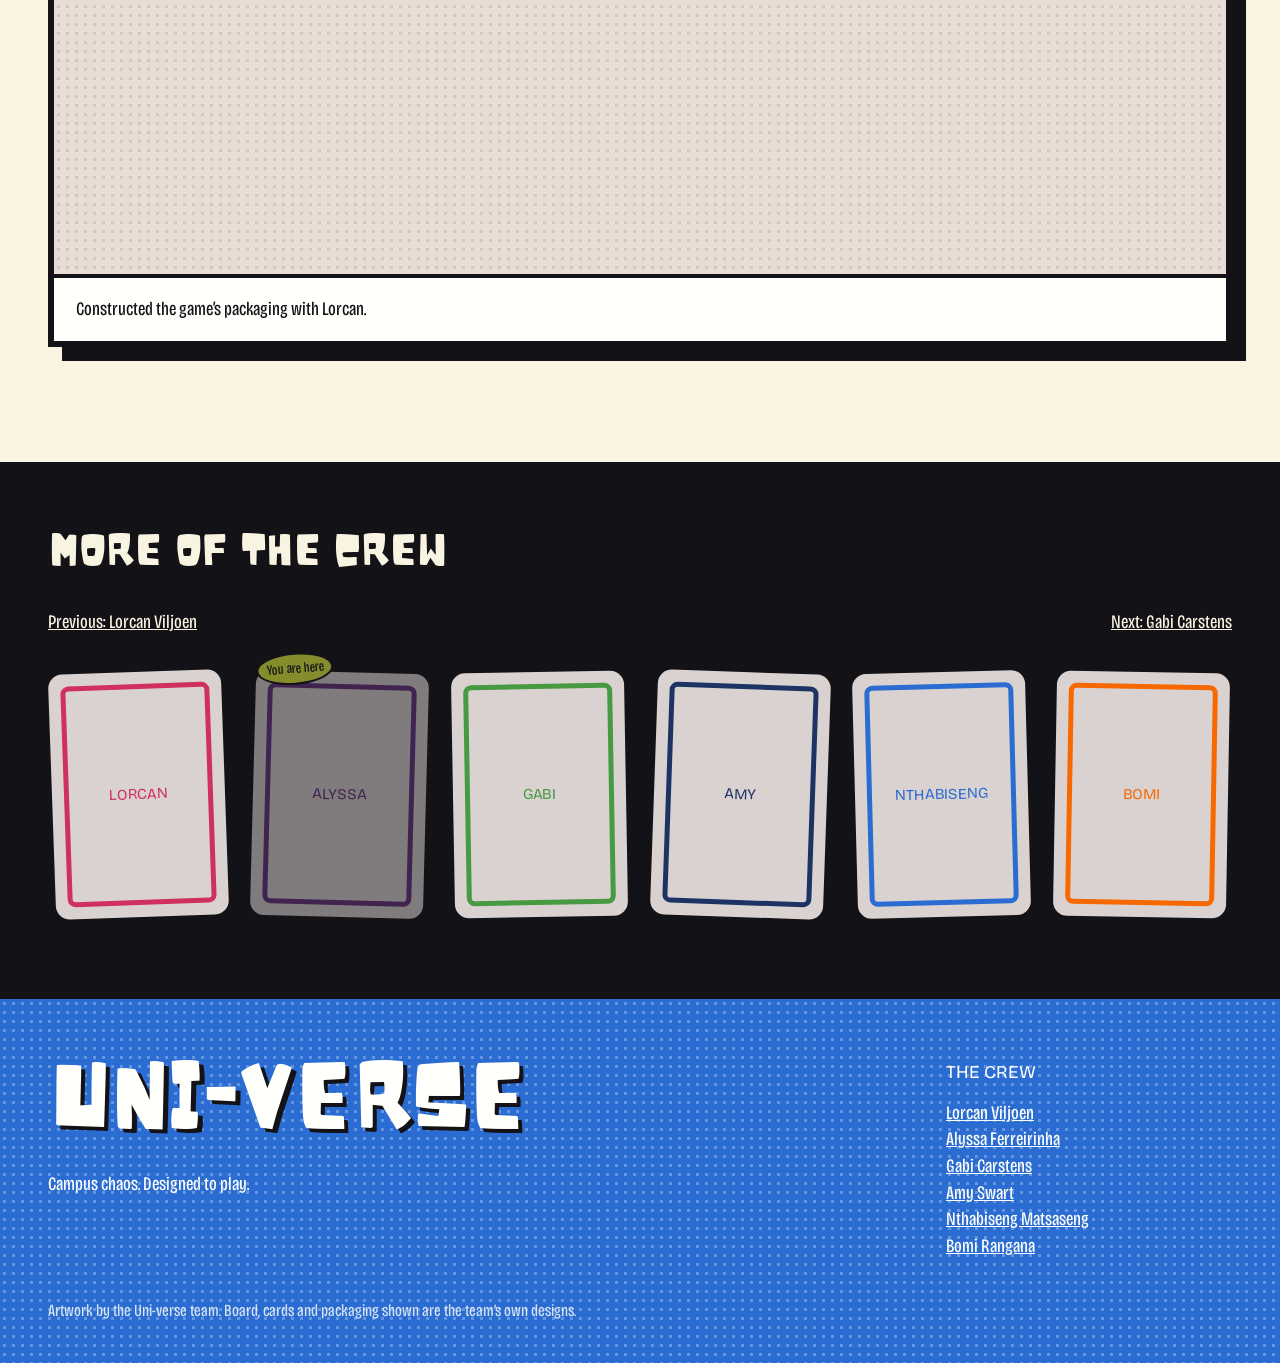
<file: members/alyssa.html>
<!doctype html>
<html lang="en">
  <head>
    <meta charset="utf-8" />
    <meta name="viewport" content="width=device-width,initial-scale=1" />
    <title>Alyssa Ferreirinha | Uni-verse</title>
    <meta
      name="description"
      content="Illustrated the packaging and the board game, then finished the final board design and took it to print. Constructed the packaging with Lorcan."
    />

    <link rel="stylesheet" href="../style.css" />
  </head>
  <body style="--m: var(--ick); --m2: var(--ick-orange)">
    <a class="skip" href="#main">Skip to content</a>
    <header>
      <div class="container nav">
        <a class="wordmark" href="../index.html">Uni-verse</a>
        <nav aria-label="Main navigation">
          <a href="../index.html#game">The game</a
          ><a href="../index.html#rooms">The rooms</a
          ><a href="../index.html#box">In the box</a
          ><a href="../index.html#crew">The crew</a>
        </nav>
        <details class="mobile-menu">
          <summary class="button">Menu</summary>
          <nav aria-label="Mobile navigation">
            <a href="../index.html#game">The game</a
            ><a href="../index.html#rooms">The rooms</a
            ><a href="../index.html#box">In the box</a
            ><a href="../index.html#crew">The crew</a>
          </nav>
        </details>
      </div>
    </header>
    <main id="main">
      <section class="member-cover dots">
        <div class="container">
          <a class="back" href="../index.html#crew">Back to the crew</a>
          <div class="split">
            <div>
              <span class="sticker crew-sticker">Uni-verse crew</span>
              <h1 class="member-name">Alyssa Ferreirinha</h1>
              <p class="member-role">Chief illustrator</p>
              <p class="lead">
                Illustrated the packaging and the board game, then finished the
                final board design and took it to print. Constructed the
                packaging with Lorcan.
              </p>
              <div class="chips">
                <a href="#final-board">Final board design and printing</a
                ><a href="#illustration">Board game illustration</a
                ><a href="#packaging">Packaging illustrations</a
                ><a href="#packaging-construction">Packaging construction</a>
              </div>
            </div>
            <figure class="panel signature">
              <img
                class=""
                src="../assets/room-ick.webp"
                alt="The Ick Room: a purple figure-eight track with lips, a couch and a megaphone."
                fetchpriority="high"
                decoding="async"
              />
              <figcaption class="caption">
                The Ick Room, from the final board.
              </figcaption>
            </figure>
          </div>
        </div>
      </section>
      <section class="contributions band">
        <div class="container">
          <h2>Their contributions</h2>
          <div class="contribution-grid">
            <article
              id="final-board"
              class="panel contribution type-final-board"
              style="--span: 12"
            >
              <h3 class="caption">Final board design and printing</h3>
              <div class="art art-final-board">
                <div class="board-highlight">
                  <a
                    class="zoom"
                    href="../assets/board-full-campus.webp"
                    aria-label="Enlarge The Uni-verse campus board: the Ick Room, Gossip Room, Gym and Music Room on a map of paths, lawns and trees."
                  >
                    <img
                      class=""
                      src="../assets/board-full-campus.webp"
                      alt="The Uni-verse campus board: the Ick Room, Gossip Room, Gym and Music Room on a map of paths, lawns and trees."
                      width="1200"
                      height="1200"
                      srcset="
                        ../assets/board-full-campus-1200.webp 1200w,
                        ../assets/board-full-campus.webp      2400w
                      "
                      sizes="(min-width:1024px) 600px, 92vw"
                      loading="lazy"
                      decoding="async"
                    /><span class="zoom-plus" aria-hidden="true">+</span>
                  </a>
                </div>
                <div class="room-keys">
                  <div>
                    <a class="room-pill key-ick" href="../index.html#room-ick">
                      Ick Room
                    </a>
                    <p>Top left. Purple loop with start and finish.</p>
                  </div>
                  <div>
                    <a
                      class="room-pill key-gossip"
                      href="../index.html#room-gossip"
                    >
                      Gossip Room
                    </a>
                    <p>Top right. The lecture hall.</p>
                  </div>
                  <div>
                    <a class="room-pill key-gym" href="../index.html#room-gym">
                      The Gym
                    </a>
                    <p>
                      Bottom left. A winding track of good and bad gym habits.
                    </p>
                  </div>
                  <div>
                    <a
                      class="room-pill key-music"
                      href="../index.html#room-music"
                    >
                      Music Room
                    </a>
                    <p>
                      Bottom right. A numbered track around the 30-second timer.
                    </p>
                  </div>
                </div>
              </div>
              <p class="panel-text">
                All four rooms sit on one campus map, joined by paths, lawns and
                trees, so the whole game is played on a single printed board.
              </p>
            </article>
            <article
              id="illustration"
              class="panel contribution type-illustration"
              style="--span: 7"
            >
              <h3 class="caption">Board game illustration</h3>
              <div class="art art-illustration">
                <a
                  class="zoom detail detail-0"
                  href="../assets/room-gym.webp"
                  aria-label="Enlarge The Gym: a navy track with hand-lettered fitness challenge tiles."
                >
                  <img
                    class=""
                    src="../assets/room-gym.webp"
                    alt="The Gym: a navy track with hand-lettered fitness challenge tiles."
                    loading="lazy"
                    decoding="async"
                  /><span class="zoom-plus" aria-hidden="true">+</span> </a
                ><a
                  class="zoom detail detail-1"
                  href="../assets/room-music.webp"
                  aria-label="Enlarge The Music Room: a green numbered track around a 30-second timer."
                >
                  <img
                    class=""
                    src="../assets/room-music.webp"
                    alt="The Music Room: a green numbered track around a 30-second timer."
                    loading="lazy"
                    decoding="async"
                  /><span class="zoom-plus" aria-hidden="true">+</span> </a
                ><a
                  class="zoom detail detail-2"
                  href="../assets/room-ick.webp"
                  aria-label="Enlarge The Ick Room: a purple figure-eight track with lips, a couch and a megaphone."
                >
                  <img
                    class=""
                    src="../assets/room-ick.webp"
                    alt="The Ick Room: a purple figure-eight track with lips, a couch and a megaphone."
                    loading="lazy"
                    decoding="async"
                  /><span class="zoom-plus" aria-hidden="true">+</span>
                </a>
              </div>
              <p class="panel-text">
                Each room has its own colours and hand-drawn details, from the
                Ick Room’s doodles to the gym’s lettered tiles.
              </p>
            </article>
            <article
              id="packaging"
              class="panel contribution type-packaging"
              style="--span: 5"
            >
              <h3 class="caption">Packaging illustrations</h3>
              <div class="art art-packaging">
                <a
                  class="zoom"
                  href="../assets/packaging-campus-building.webp"
                  aria-label="Enlarge Packaging illustration of a curved university building under a bright comic-style sky."
                >
                  <img
                    class=""
                    src="../assets/packaging-campus-building.webp"
                    alt="Packaging illustration of a curved university building under a bright comic-style sky."
                    loading="lazy"
                    decoding="async"
                  /><span class="zoom-plus" aria-hidden="true">+</span>
                </a>
                <p class="bubble packaging-bubble">
                  A university building meets the fun design of a comic book.
                </p>
              </div>
              <p class="panel-text">
                Illustrated the packaging, turning a real campus building into
                the cover scene.
              </p>
            </article>
            <article
              id="packaging-construction"
              class="panel contribution type-text"
              style="--span: 12"
            >
              <h3 class="caption">Packaging construction</h3>
              <div class="art art-empty">
                <p class="bubble">Packaging construction</p>
              </div>
              <p class="panel-text">
                Constructed the game’s packaging with Lorcan.
              </p>
            </article>
          </div>
        </div>
      </section>
      <section class="crew-strip">
        <div class="container">
          <h2>More of the crew</h2>
          <div class="prev-next">
            <a href="lorcan.html">Previous: Lorcan Viljoen</a
            ><a href="gabby.html">Next: Gabi Carstens</a>
          </div>
          <div class="mini-grid">
            <a
              href="../members/lorcan.html"
              class="member-card mini"
              style="--m: var(--gossip); --turn: -2deg"
            >
              <h3>Lorcan</h3>

              <div class="card-art">
                <img
                  class=""
                  src="../assets/room-gossip.webp"
                  alt="The Gossip Room: a pink and plum lecture hall with player seats and a whiteboard."
                  loading="lazy"
                  decoding="async"
                />
              </div>
              <ul>
                <li>Gossip game board</li>
                <li>Gossip playing cards</li>
                <li>Printing and 3D printing</li>
                <li>This website and the name Uni-verse</li>
                <li>Packaging construction with Alyssa</li>
              </ul>
              <span class="bubble card-cta">See Lorcan’s work</span>
            </a>

            <div
              aria-current="page"
              class="member-card mini"
              style="--m: var(--ick); --turn: 1.5deg"
            >
              <span class="here">You are here</span>

              <h3>Alyssa</h3>

              <div class="card-art">
                <img
                  class=""
                  src="../assets/packaging-campus-building.webp"
                  alt="Packaging illustration of a curved university building under a bright comic-style sky."
                  loading="lazy"
                  decoding="async"
                />
              </div>
              <ul>
                <li>The final board, designed and printed</li>
                <li>Board game illustration</li>
                <li>Packaging illustrations</li>
                <li>Packaging construction with Lorcan</li>
              </ul>
              <span class="bubble card-cta">See Alyssa’s work</span>
            </div>

            <a
              href="../members/gabby.html"
              class="member-card mini"
              style="--m: var(--music); --turn: -1deg"
            >
              <h3>Gabi</h3>

              <div class="card-art">
                <img
                  class=""
                  src="../assets/music-board-final.webp"
                  alt="Music Room board with a curved numbered track and pink card area."
                  loading="lazy"
                  decoding="async"
                />
              </div>
              <ul>
                <li>Team organisation and meeting notes</li>
                <li>Task coordination</li>
                <li>Music Room board and word cards</li>
                <li>Board construction</li>
              </ul>
              <span class="bubble card-cta">See Gabi’s work</span>
            </a>

            <a
              href="../members/amy.html"
              class="member-card mini"
              style="--m: var(--gym); --turn: 2deg"
            >
              <h3>Amy</h3>

              <div class="card-art">
                <img
                  class=""
                  src="../assets/room-gym.webp"
                  alt="The Gym: a navy track with hand-lettered fitness challenge tiles."
                  loading="lazy"
                  decoding="async"
                />
              </div>
              <ul>
                <li>Gym game and Fitness Journey cards</li>
                <li>Gym Bro model design</li>
                <li>Clay weights, balancing boards and painting</li>
              </ul>
              <span class="bubble card-cta">See Amy’s work</span>
            </a>

            <a
              href="../members/thabi.html"
              class="member-card mini"
              style="--m: var(--blue); --turn: -1.5deg"
            >
              <h3>Nthabiseng</h3>

              <div class="card-art">
                <img
                  class=""
                  src="../assets/rulebook-final-front.webp"
                  alt="Official Uni-verse rulebook front cover with illustrated campus buildings."
                  loading="lazy"
                  decoding="async"
                />
              </div>
              <ul>
                <li>Official rulebook and report cards</li>
                <li>Portfolio and game rules</li>
                <li>Packaging copy</li>
              </ul>
              <span class="bubble card-cta">See Nthabiseng’s work</span>
            </a>

            <a
              href="../members/bomi.html"
              class="member-card mini"
              style="--m: var(--orange); --turn: 1deg"
            >
              <h3>Bomi</h3>

              <div class="card-art">
                <img
                  class=""
                  src="../assets/ick-board-cutout.webp"
                  alt="ick board cutout"
                  loading="lazy"
                  decoding="async"
                />
              </div>
              <ul>
                <li>Ick Board and card layout</li>
                <li>Game rules and scoring</li>
                <li>Portfolio organisation and Gym Bro painting</li>
              </ul>
              <span class="bubble card-cta">See Bomi’s work</span>
            </a>
          </div>
        </div>
      </section>
    </main>
    <footer class="dots-light">
      <div class="container footer-grid">
        <div>
          <a class="footer-logo" href="../index.html">Uni-verse</a>
          <p>Campus chaos. Designed to play.</p>
        </div>
        <div>
          <h3>The crew</h3>
          <a href="../members/lorcan.html">Lorcan Viljoen</a
          ><a href="../members/alyssa.html">Alyssa Ferreirinha</a
          ><a href="../members/gabby.html">Gabi Carstens</a
          ><a href="../members/amy.html">Amy Swart</a
          ><a href="../members/thabi.html">Nthabiseng Matsaseng</a
          ><a href="../members/bomi.html">Bomi Rangana</a>
        </div>
        <small
          >Artwork by the Uni-verse team. Board, cards and packaging shown are
          the team’s own designs.</small
        >
      </div>
    </footer>
  </body>
</html>
</file>
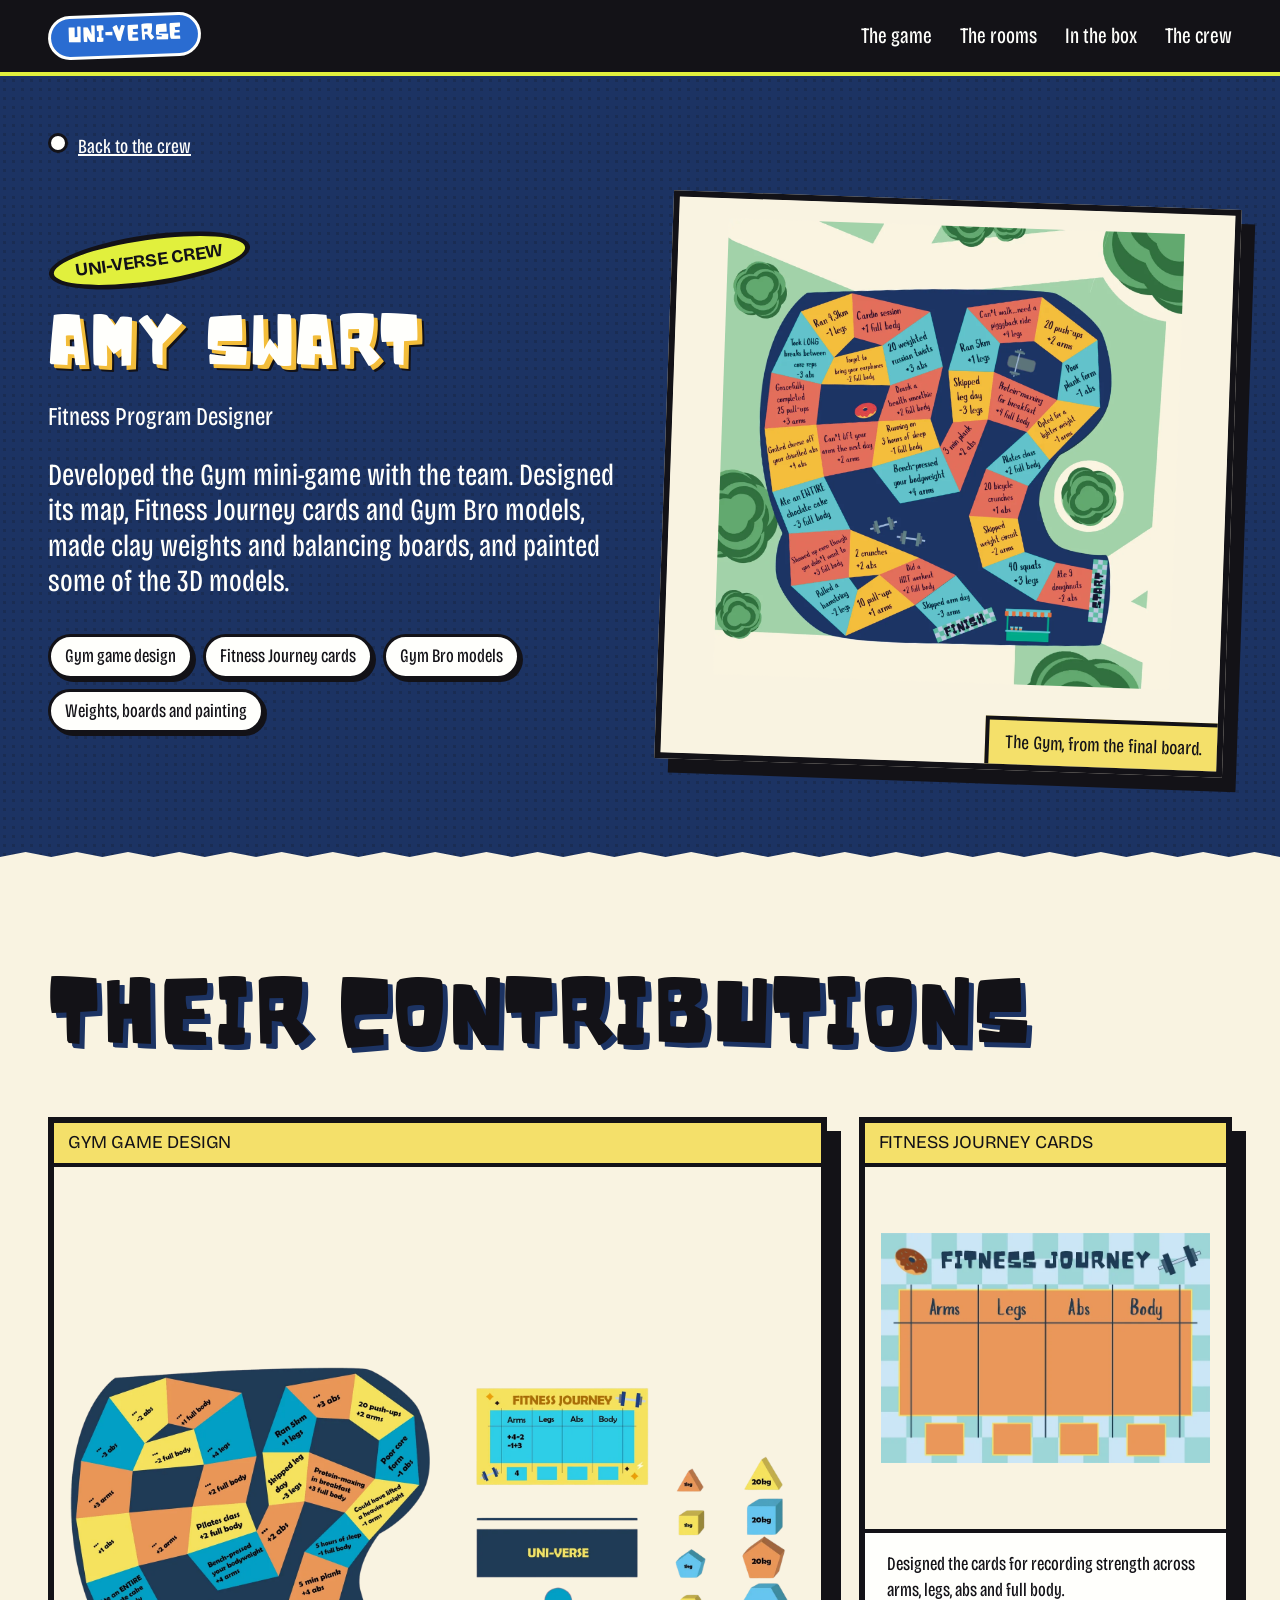
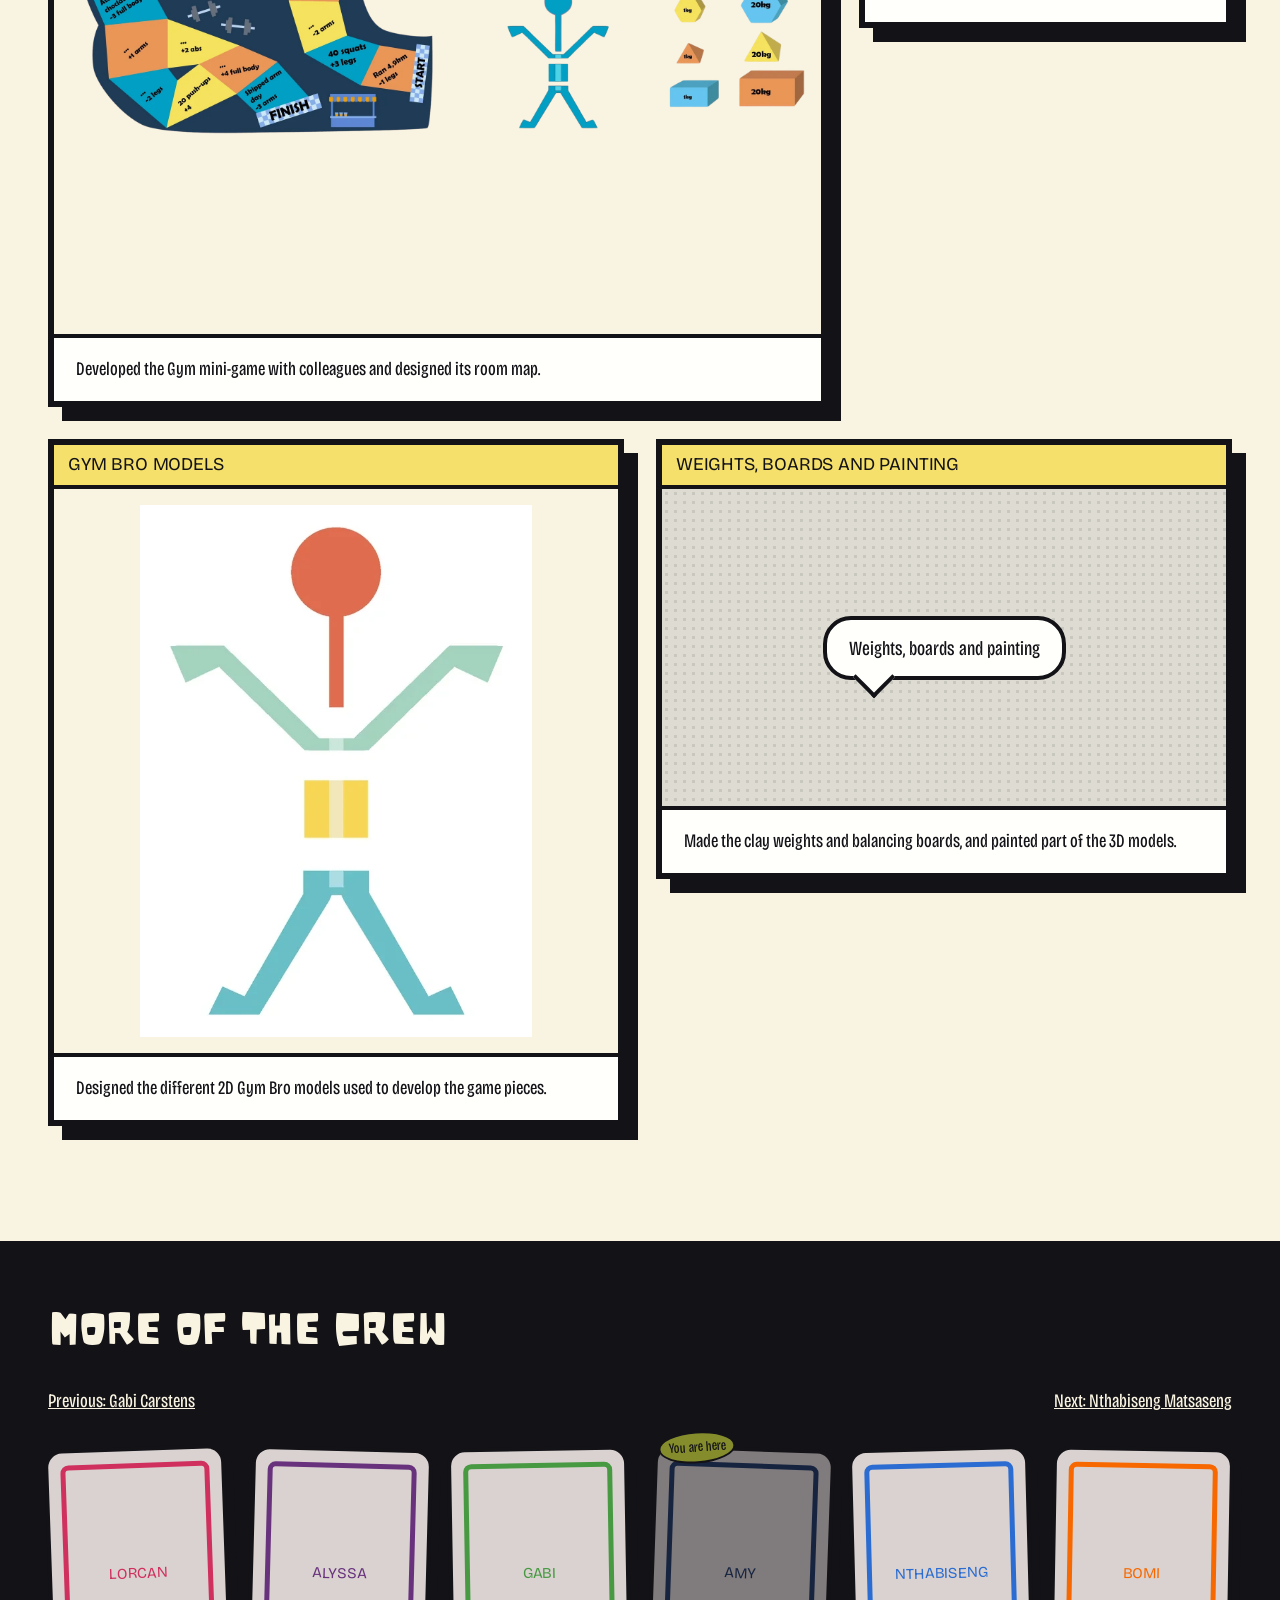
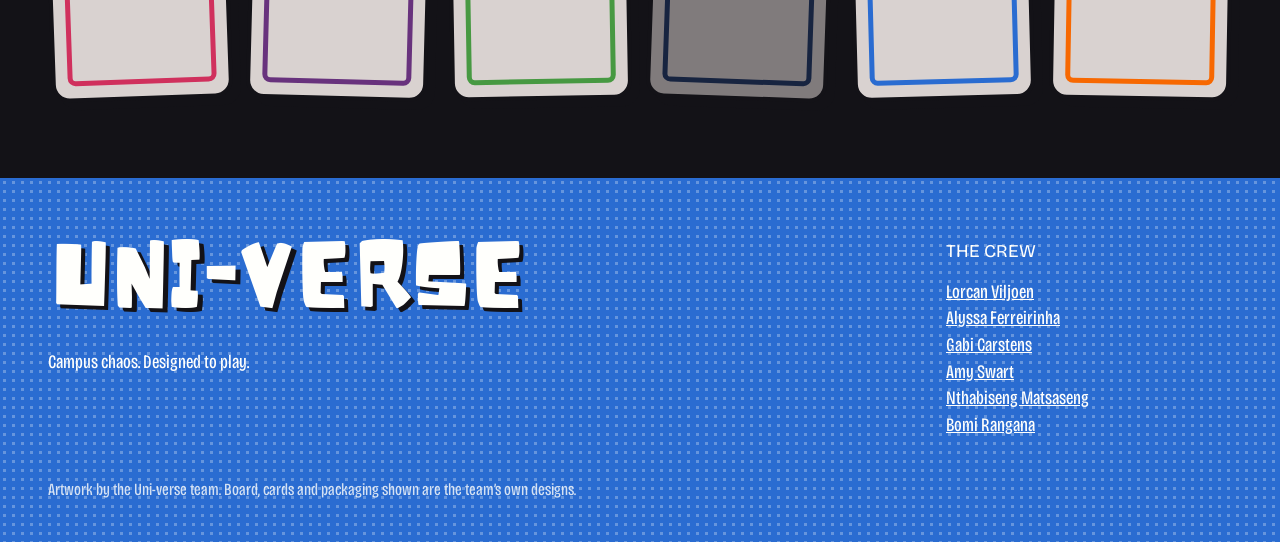
<file: members/amy.html>
<!doctype html>
<html lang="en">
  <head>
    <meta charset="utf-8" />
    <meta name="viewport" content="width=device-width,initial-scale=1" />
    <title>Amy Swart | Uni-verse</title>
    <meta
      name="description"
      content="Developed the Gym mini-game with the team. Designed its map, Fitness Journey cards and Gym Bro models, made clay weights and balancing boards, and painted some of the 3D models."
    />

    <link rel="stylesheet" href="../style.css" />
  </head>
  <body style="--m: var(--gym); --m2: var(--gym-yellow)">
    <a class="skip" href="#main">Skip to content</a>
    <header>
      <div class="container nav">
        <a class="wordmark" href="../index.html">Uni-verse</a>
        <nav aria-label="Main navigation">
          <a href="../index.html#game">The game</a
          ><a href="../index.html#rooms">The rooms</a
          ><a href="../index.html#box">In the box</a
          ><a href="../index.html#crew">The crew</a>
        </nav>
        <details class="mobile-menu">
          <summary class="button">Menu</summary>
          <nav aria-label="Mobile navigation">
            <a href="../index.html#game">The game</a
            ><a href="../index.html#rooms">The rooms</a
            ><a href="../index.html#box">In the box</a
            ><a href="../index.html#crew">The crew</a>
          </nav>
        </details>
      </div>
    </header>
    <main id="main">
      <section class="member-cover dots">
        <div class="container">
          <a class="back" href="../index.html#crew">Back to the crew</a>
          <div class="split">
            <div>
              <span class="sticker crew-sticker">Uni-verse crew</span>
              <h1 class="member-name">Amy Swart</h1>
              <p class="member-role">Fitness Program Designer</p>
              <p class="lead">
                Developed the Gym mini-game with the team. Designed its map,
                Fitness Journey cards and Gym Bro models, made clay weights and
                balancing boards, and painted some of the 3D models.
              </p>
              <div class="chips">
                <a href="#gym-board">Gym game design</a
                ><a href="#fitness-cards">Fitness Journey cards</a
                ><a href="#gym-model">Gym Bro models</a
                ><a href="#physical-pieces">Weights, boards and painting</a>
              </div>
            </div>
            <figure class="panel signature">
              <img
                class=""
                src="../assets/room-gym.webp"
                alt="The Gym: a navy track with hand-lettered fitness challenge tiles."
                fetchpriority="high"
                decoding="async"
              />
              <figcaption class="caption">
                The Gym, from the final board.
              </figcaption>
            </figure>
          </div>
        </div>
      </section>
      <section class="contributions band">
        <div class="container">
          <h2>Their contributions</h2>
          <div class="contribution-grid">
            <article
              id="gym-board"
              class="panel contribution type-image"
              style="--span: 8"
            >
              <h3 class="caption">Gym game design</h3>
              <div class="art art-image">
                <a
                  class="zoom"
                  href="../assets/gym-board-and-pieces-cutout.webp"
                  aria-label="Enlarge gym board and pieces cutout.webp"
                >
                  <img
                    class=""
                    src="../assets/gym-board-and-pieces-cutout.webp"
                    alt="gym board and pieces cutout"
                    loading="lazy"
                    decoding="async"
                  /><span class="zoom-plus" aria-hidden="true">+</span>
                </a>
              </div>
              <p class="panel-text">
                Developed the Gym mini-game with colleagues and designed its
                room map.
              </p>
            </article>
            <article
              id="fitness-cards"
              class="panel contribution type-image"
              style="--span: 4"
            >
              <h3 class="caption">Fitness Journey cards</h3>
              <div class="art art-image">
                <a
                  class="zoom"
                  href="../assets/fitness-journey-card.webp"
                  aria-label="Enlarge Fitness Journey card with columns for arms, legs, abs and body."
                >
                  <img
                    class=""
                    src="../assets/fitness-journey-card.webp"
                    alt="Fitness Journey card with columns for arms, legs, abs and body."
                    loading="lazy"
                    decoding="async"
                  /><span class="zoom-plus" aria-hidden="true">+</span>
                </a>
              </div>
              <p class="panel-text">
                Designed the cards for recording strength across arms, legs, abs
                and full body.
              </p>
            </article>
            <article
              id="gym-model"
              class="panel contribution type-image"
              style="--span: 6"
            >
              <h3 class="caption">Gym Bro models</h3>
              <div class="art art-image">
                <a
                  class="zoom"
                  href="../assets/gym-model-design.webp"
                  aria-label="Enlarge Colour-coded 2D Gym Bro model design."
                >
                  <img
                    class=""
                    src="../assets/gym-model-design.webp"
                    alt="Colour-coded 2D Gym Bro model design."
                    loading="lazy"
                    decoding="async"
                  /><span class="zoom-plus" aria-hidden="true">+</span>
                </a>
              </div>
              <p class="panel-text">
                Designed the different 2D Gym Bro models used to develop the
                game pieces.
              </p>
            </article>
            <article
              id="physical-pieces"
              class="panel contribution type-text"
              style="--span: 6"
            >
              <h3 class="caption">Weights, boards and painting</h3>
              <div class="art art-empty">
                <p class="bubble">Weights, boards and painting</p>
              </div>
              <p class="panel-text">
                Made the clay weights and balancing boards, and painted part of
                the 3D models.
              </p>
            </article>
          </div>
        </div>
      </section>
      <section class="crew-strip">
        <div class="container">
          <h2>More of the crew</h2>
          <div class="prev-next">
            <a href="gabby.html">Previous: Gabi Carstens</a
            ><a href="thabi.html">Next: Nthabiseng Matsaseng</a>
          </div>
          <div class="mini-grid">
            <a
              href="../members/lorcan.html"
              class="member-card mini"
              style="--m: var(--gossip); --turn: -2deg"
            >
              <h3>Lorcan</h3>

              <div class="card-art">
                <img
                  class=""
                  src="../assets/room-gossip.webp"
                  alt="The Gossip Room: a pink and plum lecture hall with player seats and a whiteboard."
                  loading="lazy"
                  decoding="async"
                />
              </div>
              <ul>
                <li>Gossip game board</li>
                <li>Gossip playing cards</li>
                <li>Printing and 3D printing</li>
                <li>This website and the name Uni-verse</li>
                <li>Packaging construction with Alyssa</li>
              </ul>
              <span class="bubble card-cta">See Lorcan’s work</span>
            </a>

            <a
              href="../members/alyssa.html"
              class="member-card mini"
              style="--m: var(--ick); --turn: 1.5deg"
            >
              <h3>Alyssa</h3>

              <div class="card-art">
                <img
                  class=""
                  src="../assets/packaging-campus-building.webp"
                  alt="Packaging illustration of a curved university building under a bright comic-style sky."
                  loading="lazy"
                  decoding="async"
                />
              </div>
              <ul>
                <li>The final board, designed and printed</li>
                <li>Board game illustration</li>
                <li>Packaging illustrations</li>
                <li>Packaging construction with Lorcan</li>
              </ul>
              <span class="bubble card-cta">See Alyssa’s work</span>
            </a>

            <a
              href="../members/gabby.html"
              class="member-card mini"
              style="--m: var(--music); --turn: -1deg"
            >
              <h3>Gabi</h3>

              <div class="card-art">
                <img
                  class=""
                  src="../assets/music-board-final.webp"
                  alt="Music Room board with a curved numbered track and pink card area."
                  loading="lazy"
                  decoding="async"
                />
              </div>
              <ul>
                <li>Team organisation and meeting notes</li>
                <li>Task coordination</li>
                <li>Music Room board and word cards</li>
                <li>Board construction</li>
              </ul>
              <span class="bubble card-cta">See Gabi’s work</span>
            </a>

            <div
              aria-current="page"
              class="member-card mini"
              style="--m: var(--gym); --turn: 2deg"
            >
              <span class="here">You are here</span>

              <h3>Amy</h3>

              <div class="card-art">
                <img
                  class=""
                  src="../assets/room-gym.webp"
                  alt="The Gym: a navy track with hand-lettered fitness challenge tiles."
                  loading="lazy"
                  decoding="async"
                />
              </div>
              <ul>
                <li>Gym game and Fitness Journey cards</li>
                <li>Gym Bro model design</li>
                <li>Clay weights, balancing boards and painting</li>
              </ul>
              <span class="bubble card-cta">See Amy’s work</span>
            </div>

            <a
              href="../members/thabi.html"
              class="member-card mini"
              style="--m: var(--blue); --turn: -1.5deg"
            >
              <h3>Nthabiseng</h3>

              <div class="card-art">
                <img
                  class=""
                  src="../assets/rulebook-final-front.webp"
                  alt="Official Uni-verse rulebook front cover with illustrated campus buildings."
                  loading="lazy"
                  decoding="async"
                />
              </div>
              <ul>
                <li>Official rulebook and report cards</li>
                <li>Portfolio and game rules</li>
                <li>Packaging copy</li>
              </ul>
              <span class="bubble card-cta">See Nthabiseng’s work</span>
            </a>

            <a
              href="../members/bomi.html"
              class="member-card mini"
              style="--m: var(--orange); --turn: 1deg"
            >
              <h3>Bomi</h3>

              <div class="card-art">
                <img
                  class=""
                  src="../assets/ick-board-cutout.webp"
                  alt="ick board cutout"
                  loading="lazy"
                  decoding="async"
                />
              </div>
              <ul>
                <li>Ick Board and card layout</li>
                <li>Game rules and scoring</li>
                <li>Portfolio organisation and Gym Bro painting</li>
              </ul>
              <span class="bubble card-cta">See Bomi’s work</span>
            </a>
          </div>
        </div>
      </section>
    </main>
    <footer class="dots-light">
      <div class="container footer-grid">
        <div>
          <a class="footer-logo" href="../index.html">Uni-verse</a>
          <p>Campus chaos. Designed to play.</p>
        </div>
        <div>
          <h3>The crew</h3>
          <a href="../members/lorcan.html">Lorcan Viljoen</a
          ><a href="../members/alyssa.html">Alyssa Ferreirinha</a
          ><a href="../members/gabby.html">Gabi Carstens</a
          ><a href="../members/amy.html">Amy Swart</a
          ><a href="../members/thabi.html">Nthabiseng Matsaseng</a
          ><a href="../members/bomi.html">Bomi Rangana</a>
        </div>
        <small
          >Artwork by the Uni-verse team. Board, cards and packaging shown are
          the team’s own designs.</small
        >
      </div>
    </footer>
  </body>
</html>
</file>
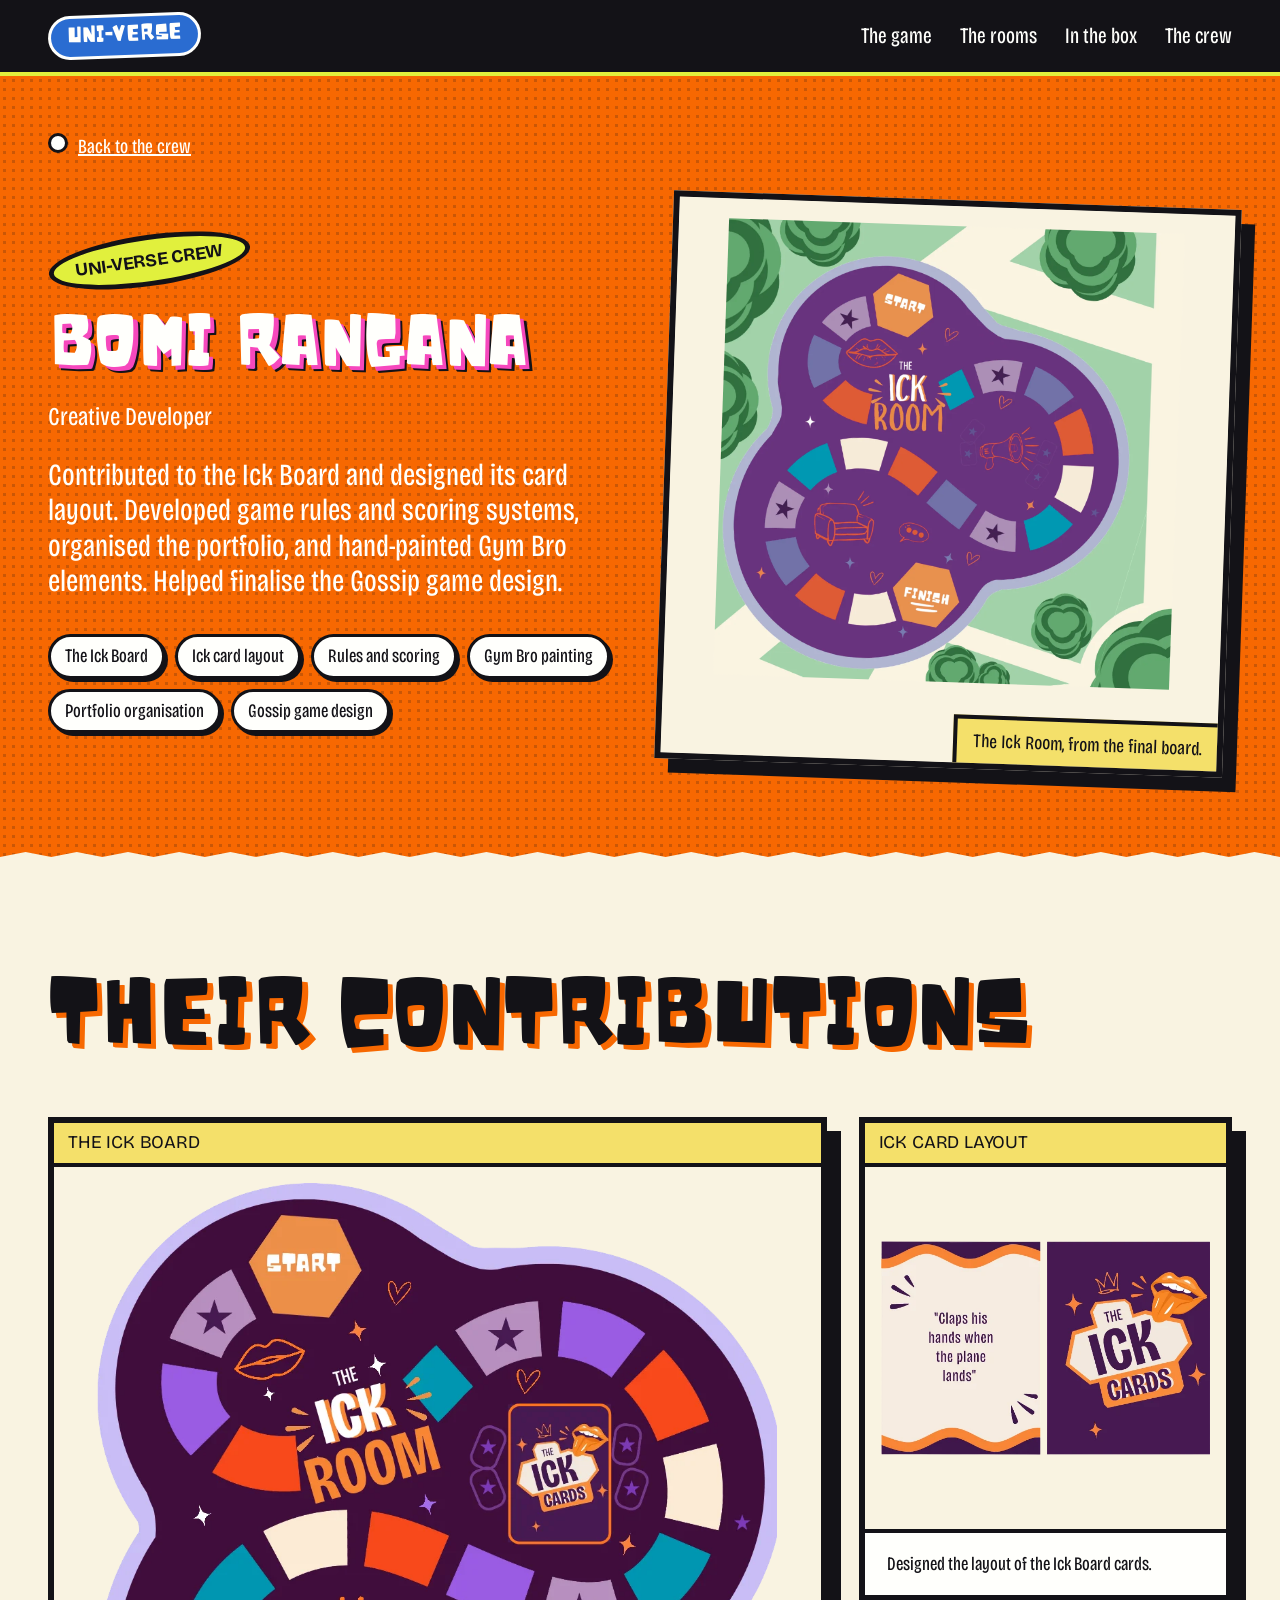
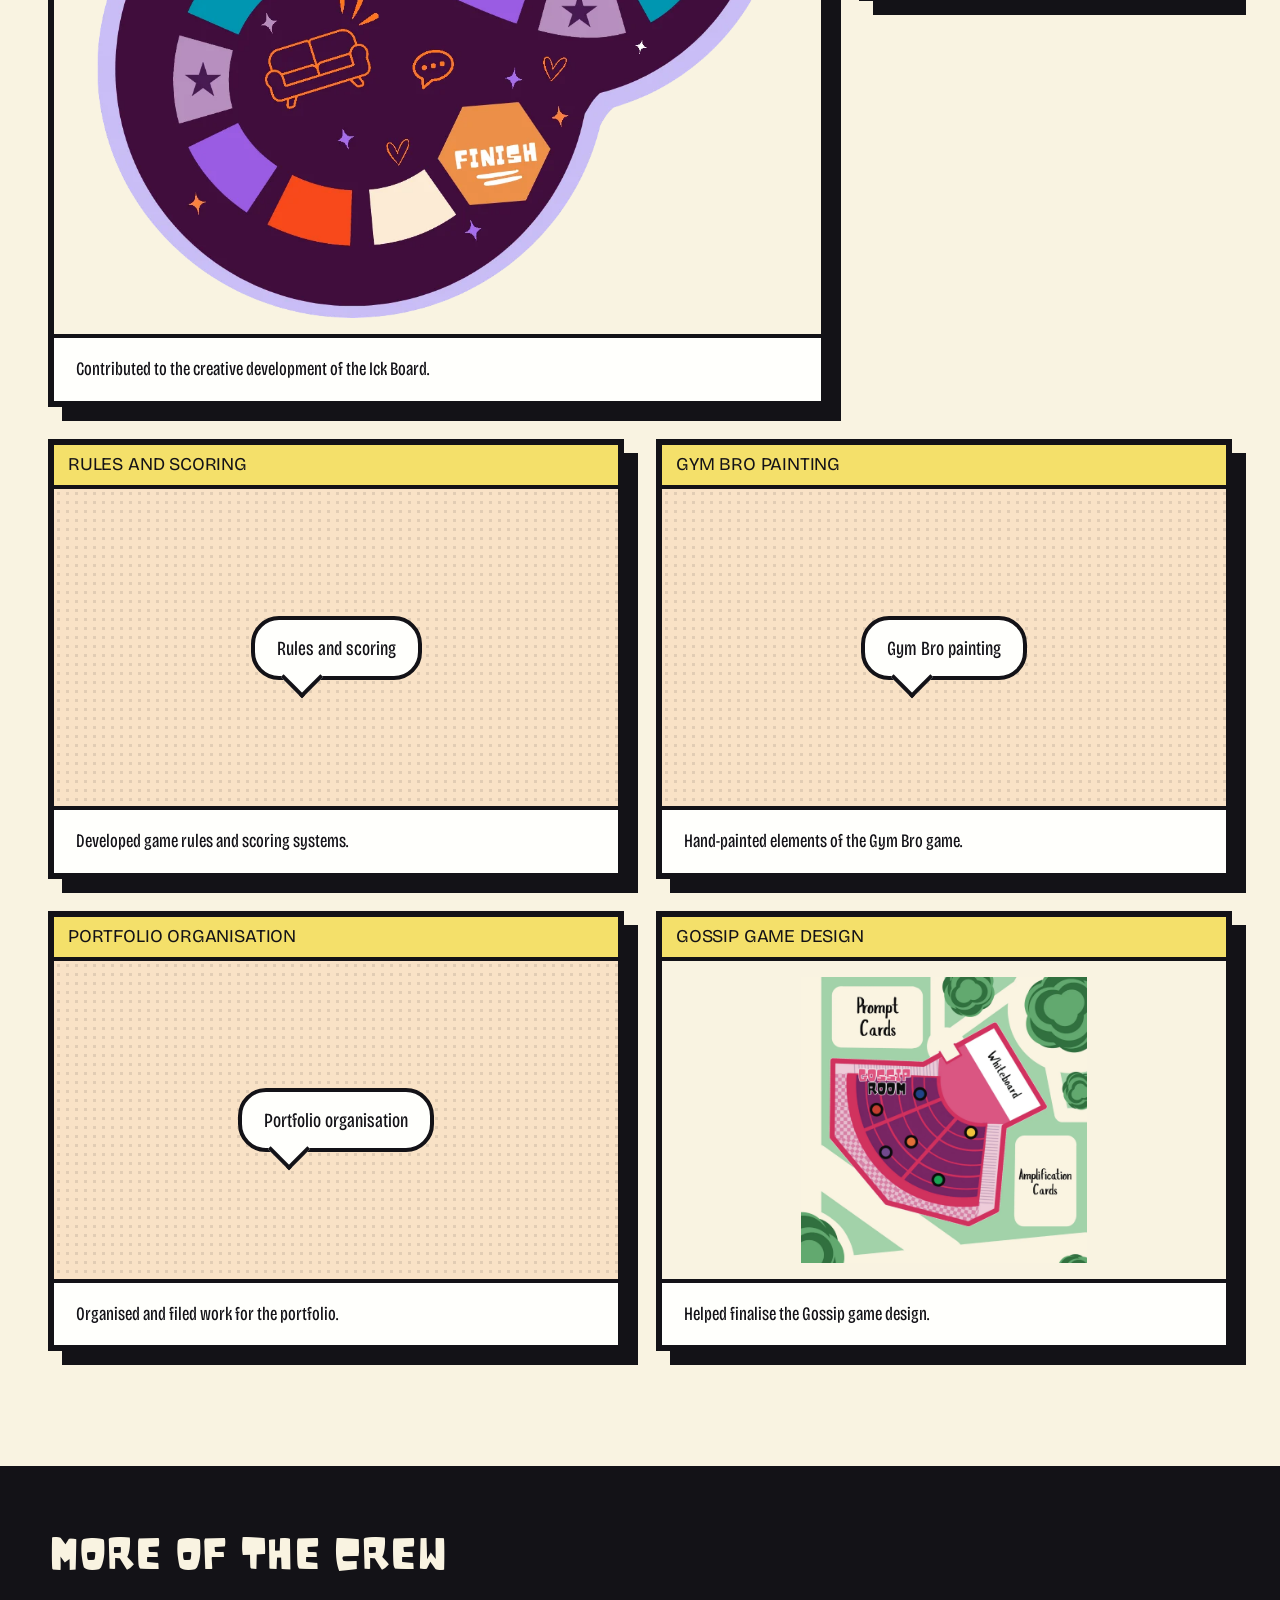
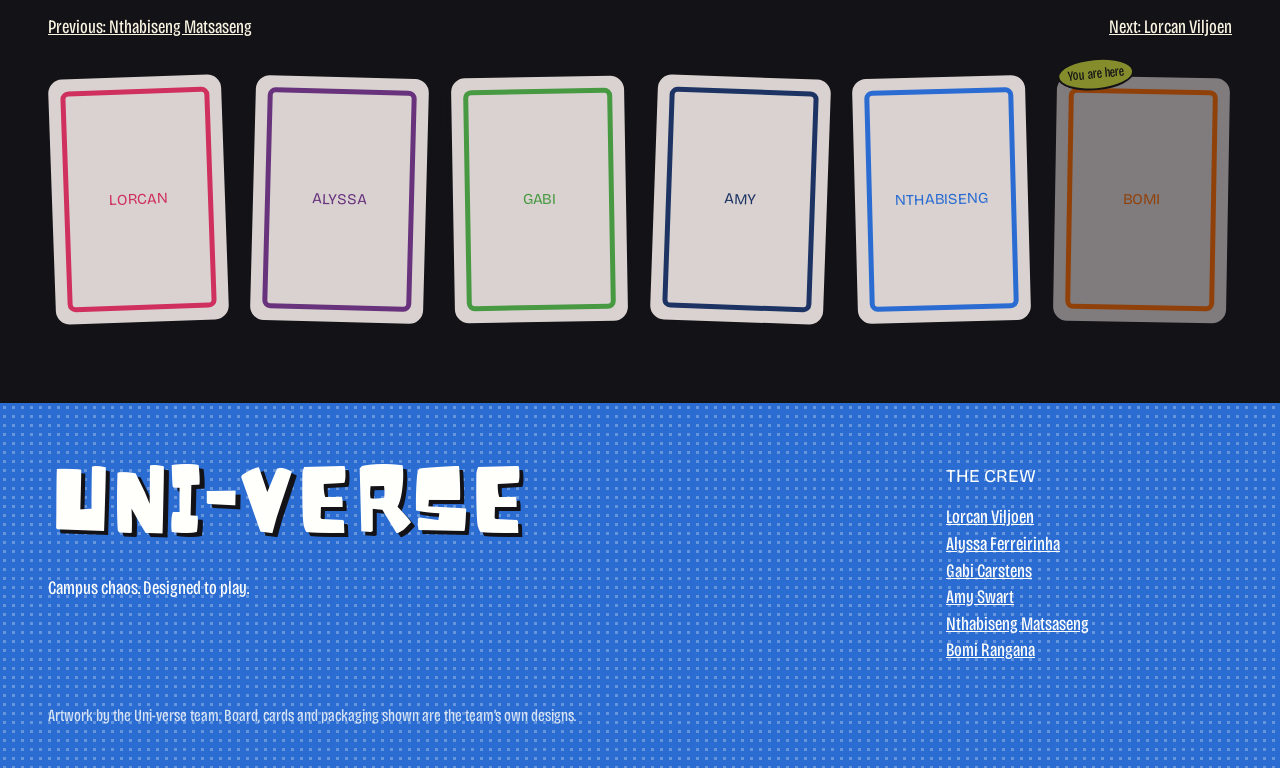
<file: members/bomi.html>
<!doctype html>
<html lang="en">
  <head>
    <meta charset="utf-8" />
    <meta name="viewport" content="width=device-width,initial-scale=1" />
    <title>Bomi Rangana | Uni-verse</title>
    <meta
      name="description"
      content="Contributed to the Ick Board and designed its card layout. Developed game rules and scoring systems, organised the portfolio, and hand-painted Gym Bro elements. Helped finalise the Gossip game design."
    />

    <link rel="stylesheet" href="../style.css" />
  </head>
  <body style="--m: var(--orange); --m2: var(--hot-pink)">
    <a class="skip" href="#main">Skip to content</a>
    <header>
      <div class="container nav">
        <a class="wordmark" href="../index.html">Uni-verse</a>
        <nav aria-label="Main navigation">
          <a href="../index.html#game">The game</a
          ><a href="../index.html#rooms">The rooms</a
          ><a href="../index.html#box">In the box</a
          ><a href="../index.html#crew">The crew</a>
        </nav>
        <details class="mobile-menu">
          <summary class="button">Menu</summary>
          <nav aria-label="Mobile navigation">
            <a href="../index.html#game">The game</a
            ><a href="../index.html#rooms">The rooms</a
            ><a href="../index.html#box">In the box</a
            ><a href="../index.html#crew">The crew</a>
          </nav>
        </details>
      </div>
    </header>
    <main id="main">
      <section class="member-cover dots">
        <div class="container">
          <a class="back" href="../index.html#crew">Back to the crew</a>
          <div class="split">
            <div>
              <span class="sticker crew-sticker">Uni-verse crew</span>
              <h1 class="member-name">Bomi Rangana</h1>
              <p class="member-role">Creative Developer</p>
              <p class="lead">
                Contributed to the Ick Board and designed its card layout.
                Developed game rules and scoring systems, organised the
                portfolio, and hand-painted Gym Bro elements. Helped finalise
                the Gossip game design.
              </p>
              <div class="chips">
                <a href="#ick-game">The Ick Board</a
                ><a href="#ick-cards">Ick card layout</a
                ><a href="#rules-scoring">Rules and scoring</a
                ><a href="#painting">Gym Bro painting</a
                ><a href="#portfolio">Portfolio organisation</a
                ><a href="#gossip-design">Gossip game design</a>
              </div>
            </div>
            <figure class="panel signature">
              <img
                class=""
                src="../assets/room-ick.webp"
                alt="The Ick Room: a purple figure-eight track with lips, a couch and a megaphone."
                fetchpriority="high"
                decoding="async"
              />
              <figcaption class="caption">
                The Ick Room, from the final board.
              </figcaption>
            </figure>
          </div>
        </div>
      </section>
      <section class="contributions band">
        <div class="container">
          <h2>Their contributions</h2>
          <div class="contribution-grid">
            <article
              id="ick-game"
              class="panel contribution type-image"
              style="--span: 8"
            >
              <h3 class="caption">The Ick Board</h3>
              <div class="art art-image">
                <a
                  class="zoom"
                  href="../assets/ick-board-cutout.webp"
                  aria-label="Enlarge ick board cutout.webp"
                >
                  <img
                    class=""
                    src="../assets/ick-board-cutout.webp"
                    alt="ick board cutout"
                    loading="lazy"
                    decoding="async"
                  /><span class="zoom-plus" aria-hidden="true">+</span>
                </a>
              </div>
              <p class="panel-text">
                Contributed to the creative development of the Ick Board.
              </p>
            </article>
            <article
              id="ick-cards"
              class="panel contribution type-image"
              style="--span: 4"
            >
              <h3 class="caption">Ick card layout</h3>
              <div class="art art-image">
                <a
                  class="zoom"
                  href="../assets/ick-cards-front-back.webp"
                  aria-label="Enlarge ick cards front back.webp"
                >
                  <img
                    class=""
                    src="../assets/ick-cards-front-back.webp"
                    alt="ick cards front back"
                    loading="lazy"
                    decoding="async"
                  /><span class="zoom-plus" aria-hidden="true">+</span>
                </a>
              </div>
              <p class="panel-text">
                Designed the layout of the Ick Board cards.
              </p>
            </article>
            <article
              id="rules-scoring"
              class="panel contribution type-text"
              style="--span: 6"
            >
              <h3 class="caption">Rules and scoring</h3>
              <div class="art art-empty">
                <p class="bubble">Rules and scoring</p>
              </div>
              <p class="panel-text">
                Developed game rules and scoring systems.
              </p>
            </article>
            <article
              id="painting"
              class="panel contribution type-text"
              style="--span: 6"
            >
              <h3 class="caption">Gym Bro painting</h3>
              <div class="art art-empty">
                <p class="bubble">Gym Bro painting</p>
              </div>
              <p class="panel-text">
                Hand-painted elements of the Gym Bro game.
              </p>
            </article>
            <article
              id="portfolio"
              class="panel contribution type-text"
              style="--span: 6"
            >
              <h3 class="caption">Portfolio organisation</h3>
              <div class="art art-empty">
                <p class="bubble">Portfolio organisation</p>
              </div>
              <p class="panel-text">
                Organised and filed work for the portfolio.
              </p>
            </article>
            <article
              id="gossip-design"
              class="panel contribution type-image"
              style="--span: 6"
            >
              <h3 class="caption">Gossip game design</h3>
              <div class="art art-image">
                <a
                  class="zoom"
                  href="../assets/room-gossip.webp"
                  aria-label="Enlarge The Gossip Room: a pink and plum lecture hall with player seats and a whiteboard."
                >
                  <img
                    class=""
                    src="../assets/room-gossip.webp"
                    alt="The Gossip Room: a pink and plum lecture hall with player seats and a whiteboard."
                    loading="lazy"
                    decoding="async"
                  /><span class="zoom-plus" aria-hidden="true">+</span>
                </a>
              </div>
              <p class="panel-text">Helped finalise the Gossip game design.</p>
            </article>
          </div>
        </div>
      </section>
      <section class="crew-strip">
        <div class="container">
          <h2>More of the crew</h2>
          <div class="prev-next">
            <a href="thabi.html">Previous: Nthabiseng Matsaseng</a
            ><a href="lorcan.html">Next: Lorcan Viljoen</a>
          </div>
          <div class="mini-grid">
            <a
              href="../members/lorcan.html"
              class="member-card mini"
              style="--m: var(--gossip); --turn: -2deg"
            >
              <h3>Lorcan</h3>

              <div class="card-art">
                <img
                  class=""
                  src="../assets/room-gossip.webp"
                  alt="The Gossip Room: a pink and plum lecture hall with player seats and a whiteboard."
                  loading="lazy"
                  decoding="async"
                />
              </div>
              <ul>
                <li>Gossip game board</li>
                <li>Gossip playing cards</li>
                <li>Printing and 3D printing</li>
                <li>This website and the name Uni-verse</li>
                <li>Packaging construction with Alyssa</li>
              </ul>
              <span class="bubble card-cta">See Lorcan’s work</span>
            </a>

            <a
              href="../members/alyssa.html"
              class="member-card mini"
              style="--m: var(--ick); --turn: 1.5deg"
            >
              <h3>Alyssa</h3>

              <div class="card-art">
                <img
                  class=""
                  src="../assets/packaging-campus-building.webp"
                  alt="Packaging illustration of a curved university building under a bright comic-style sky."
                  loading="lazy"
                  decoding="async"
                />
              </div>
              <ul>
                <li>The final board, designed and printed</li>
                <li>Board game illustration</li>
                <li>Packaging illustrations</li>
                <li>Packaging construction with Lorcan</li>
              </ul>
              <span class="bubble card-cta">See Alyssa’s work</span>
            </a>

            <a
              href="../members/gabby.html"
              class="member-card mini"
              style="--m: var(--music); --turn: -1deg"
            >
              <h3>Gabi</h3>

              <div class="card-art">
                <img
                  class=""
                  src="../assets/music-board-final.webp"
                  alt="Music Room board with a curved numbered track and pink card area."
                  loading="lazy"
                  decoding="async"
                />
              </div>
              <ul>
                <li>Team organisation and meeting notes</li>
                <li>Task coordination</li>
                <li>Music Room board and word cards</li>
                <li>Board construction</li>
              </ul>
              <span class="bubble card-cta">See Gabi’s work</span>
            </a>

            <a
              href="../members/amy.html"
              class="member-card mini"
              style="--m: var(--gym); --turn: 2deg"
            >
              <h3>Amy</h3>

              <div class="card-art">
                <img
                  class=""
                  src="../assets/room-gym.webp"
                  alt="The Gym: a navy track with hand-lettered fitness challenge tiles."
                  loading="lazy"
                  decoding="async"
                />
              </div>
              <ul>
                <li>Gym game and Fitness Journey cards</li>
                <li>Gym Bro model design</li>
                <li>Clay weights, balancing boards and painting</li>
              </ul>
              <span class="bubble card-cta">See Amy’s work</span>
            </a>

            <a
              href="../members/thabi.html"
              class="member-card mini"
              style="--m: var(--blue); --turn: -1.5deg"
            >
              <h3>Nthabiseng</h3>

              <div class="card-art">
                <img
                  class=""
                  src="../assets/rulebook-final-front.webp"
                  alt="Official Uni-verse rulebook front cover with illustrated campus buildings."
                  loading="lazy"
                  decoding="async"
                />
              </div>
              <ul>
                <li>Official rulebook and report cards</li>
                <li>Portfolio and game rules</li>
                <li>Packaging copy</li>
              </ul>
              <span class="bubble card-cta">See Nthabiseng’s work</span>
            </a>

            <div
              aria-current="page"
              class="member-card mini"
              style="--m: var(--orange); --turn: 1deg"
            >
              <span class="here">You are here</span>

              <h3>Bomi</h3>

              <div class="card-art">
                <img
                  class=""
                  src="../assets/ick-board-cutout.webp"
                  alt="ick board cutout"
                  loading="lazy"
                  decoding="async"
                />
              </div>
              <ul>
                <li>Ick Board and card layout</li>
                <li>Game rules and scoring</li>
                <li>Portfolio organisation and Gym Bro painting</li>
              </ul>
              <span class="bubble card-cta">See Bomi’s work</span>
            </div>
          </div>
        </div>
      </section>
    </main>
    <footer class="dots-light">
      <div class="container footer-grid">
        <div>
          <a class="footer-logo" href="../index.html">Uni-verse</a>
          <p>Campus chaos. Designed to play.</p>
        </div>
        <div>
          <h3>The crew</h3>
          <a href="../members/lorcan.html">Lorcan Viljoen</a
          ><a href="../members/alyssa.html">Alyssa Ferreirinha</a
          ><a href="../members/gabby.html">Gabi Carstens</a
          ><a href="../members/amy.html">Amy Swart</a
          ><a href="../members/thabi.html">Nthabiseng Matsaseng</a
          ><a href="../members/bomi.html">Bomi Rangana</a>
        </div>
        <small
          >Artwork by the Uni-verse team. Board, cards and packaging shown are
          the team’s own designs.</small
        >
      </div>
    </footer>
  </body>
</html>
</file>
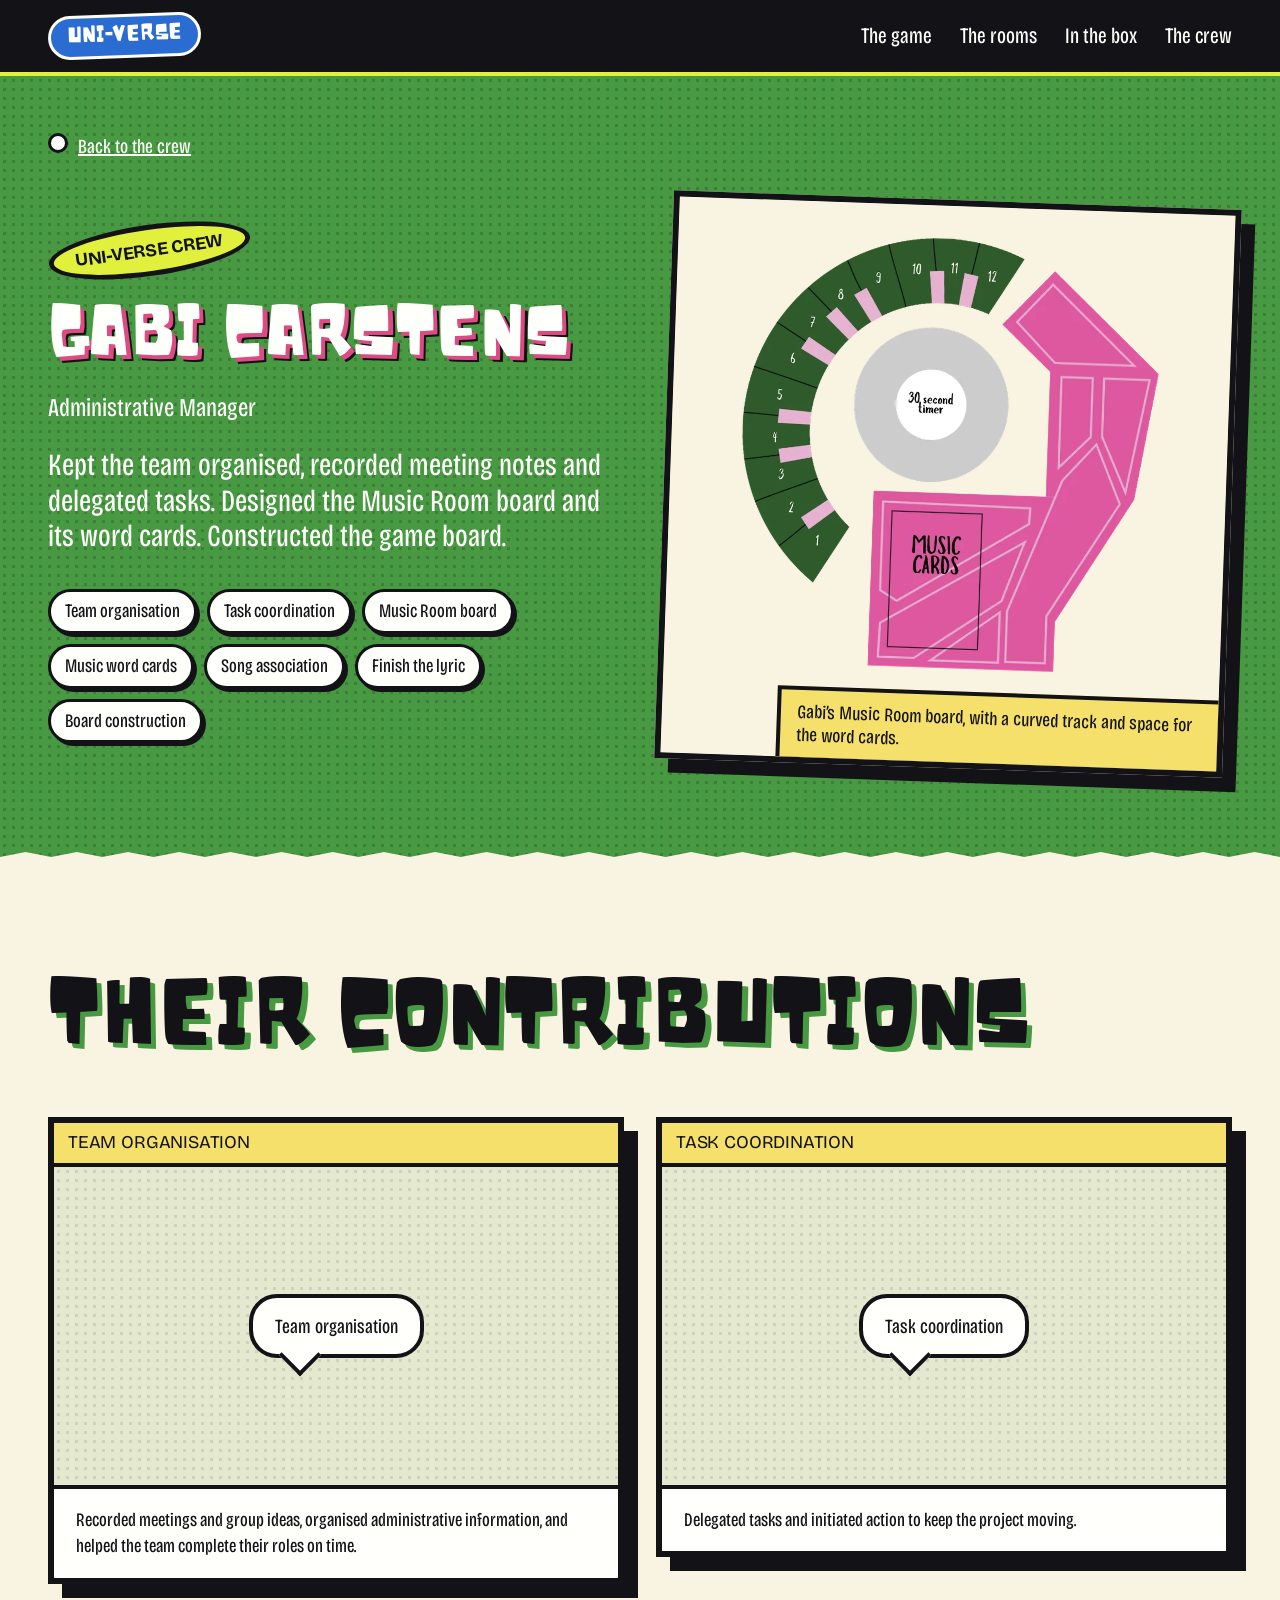
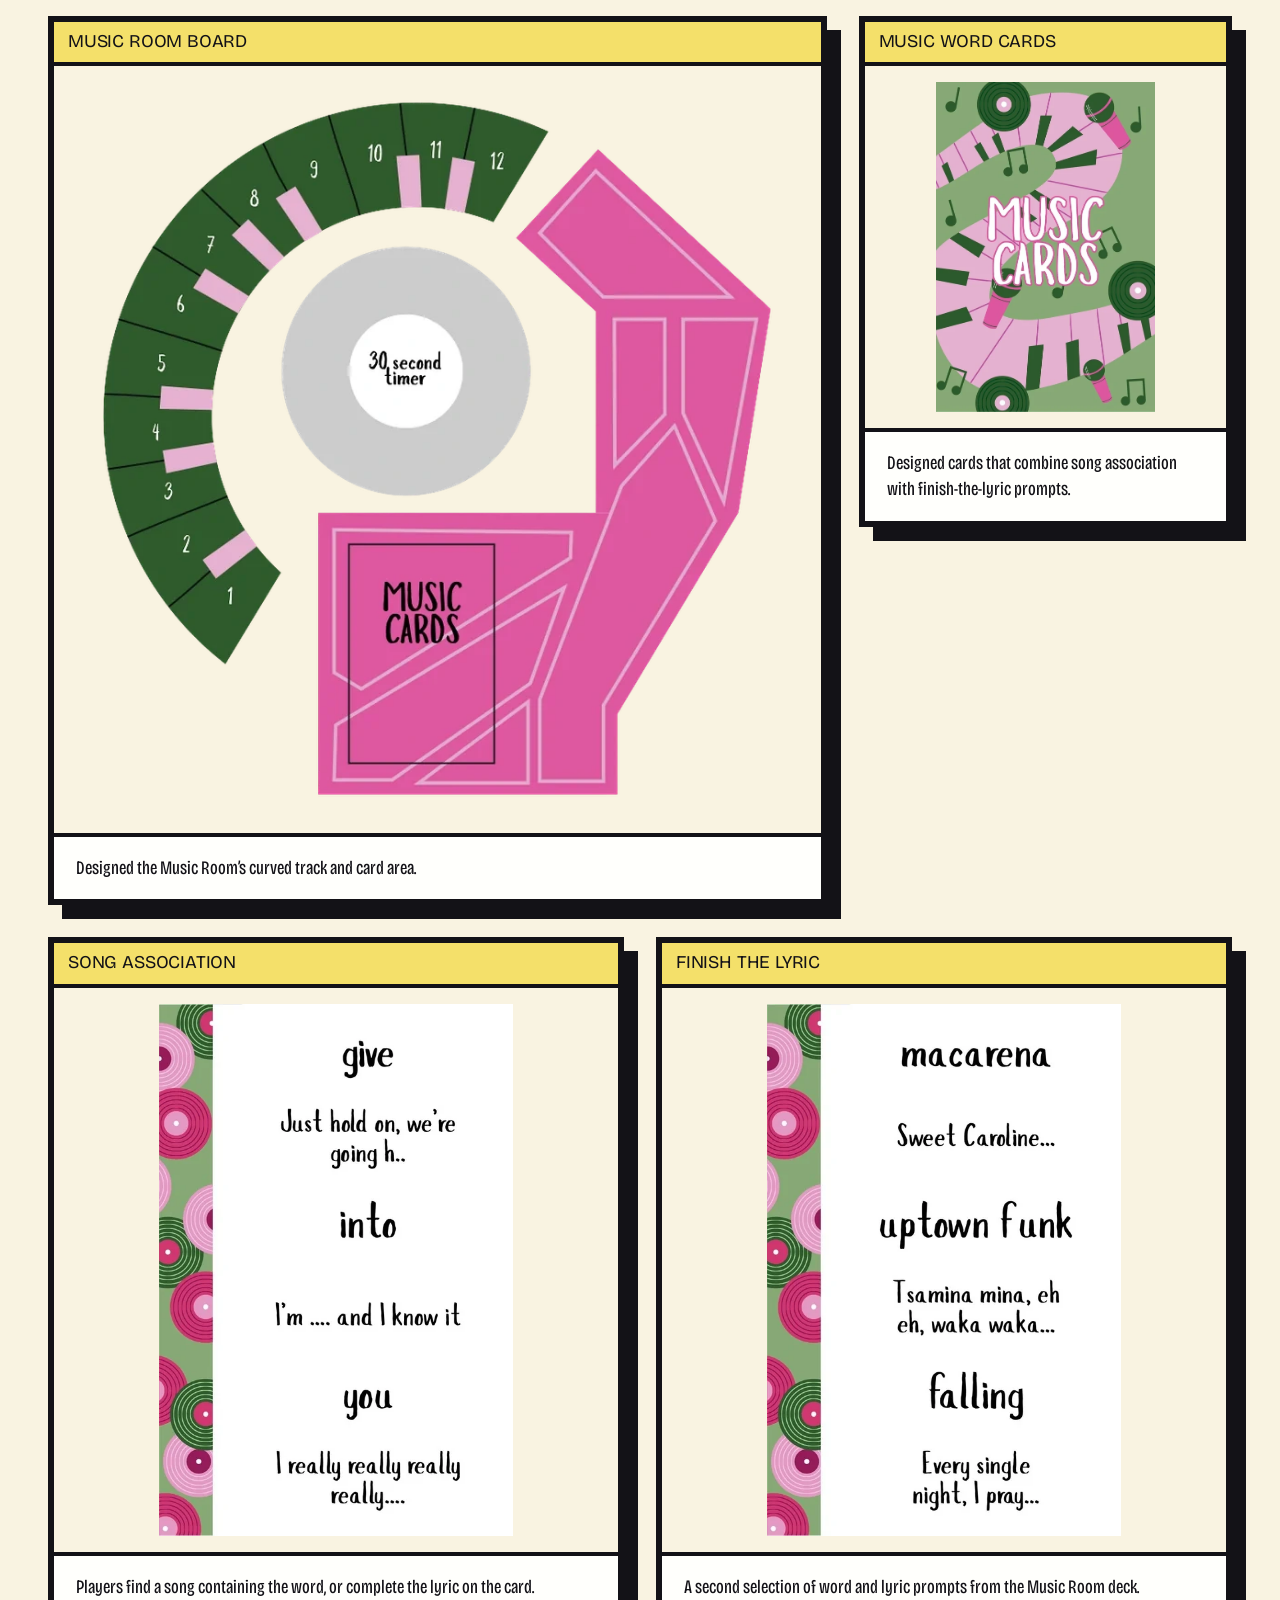
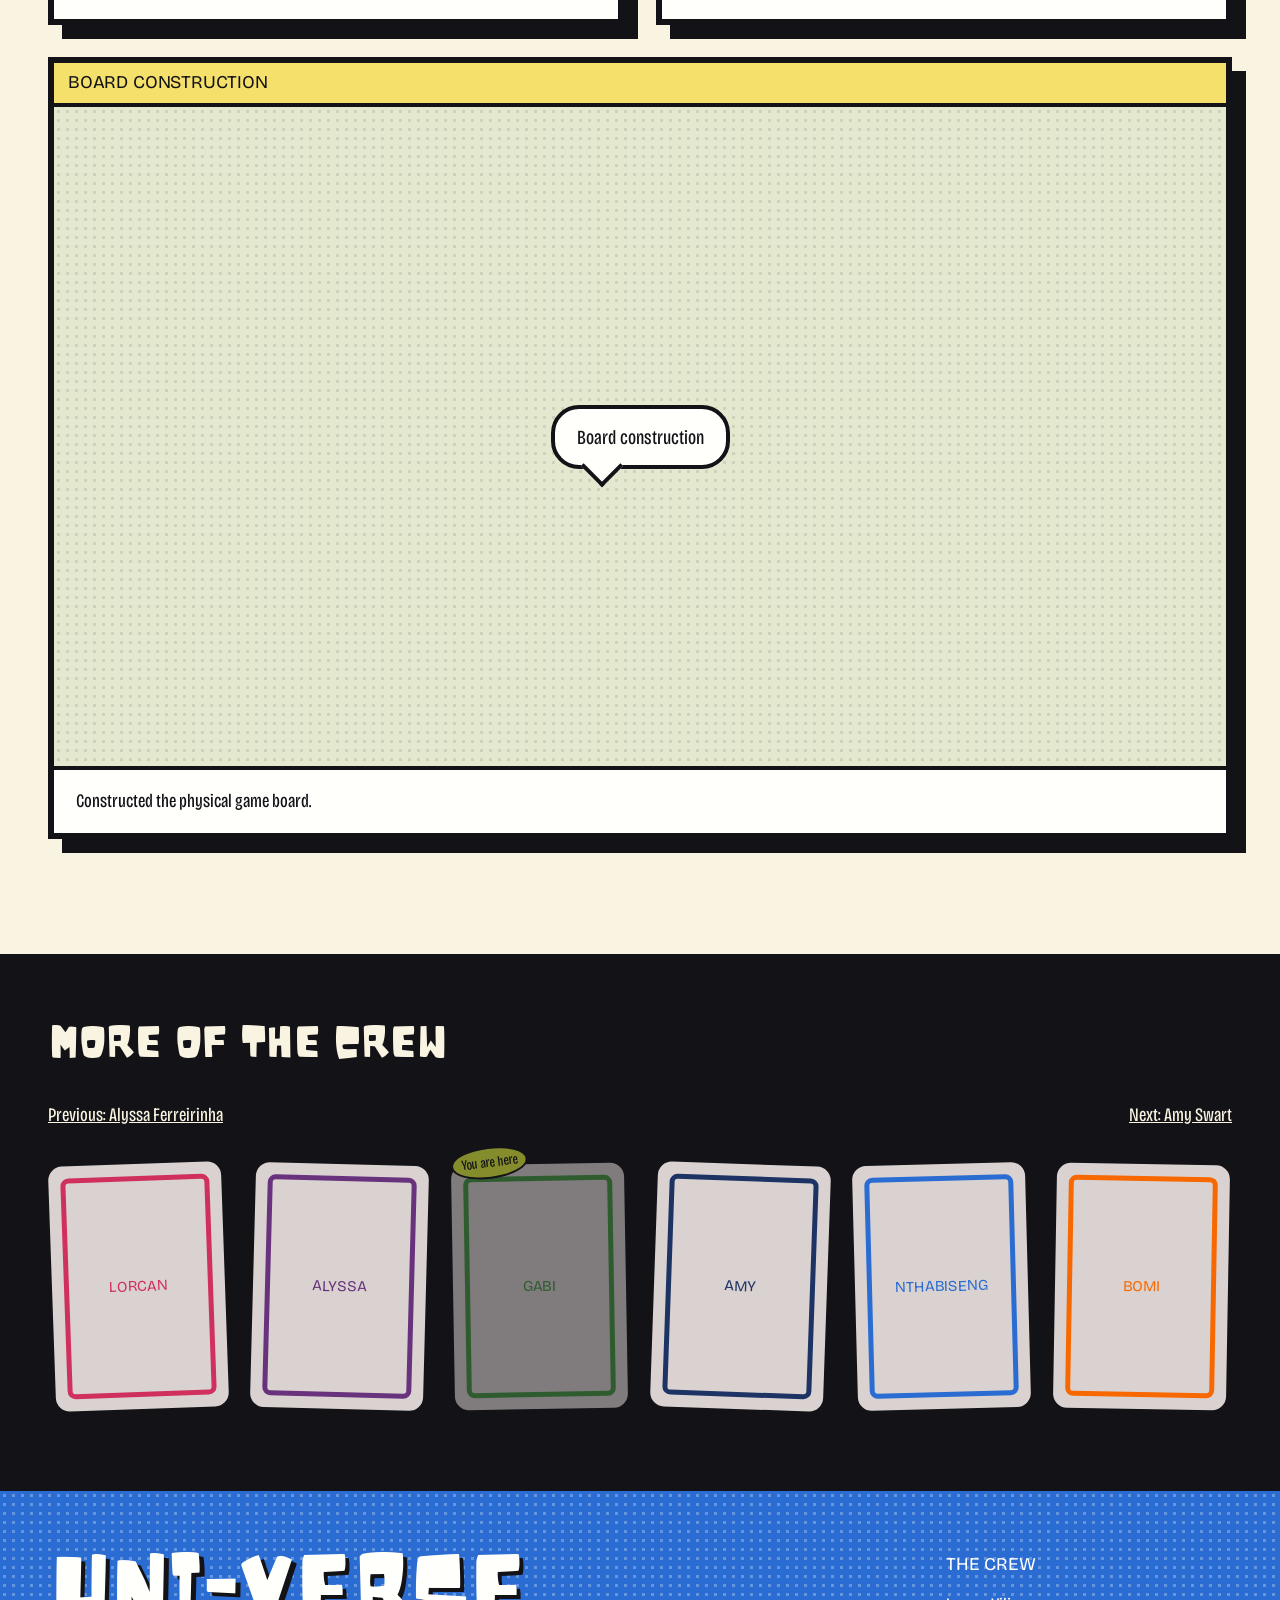
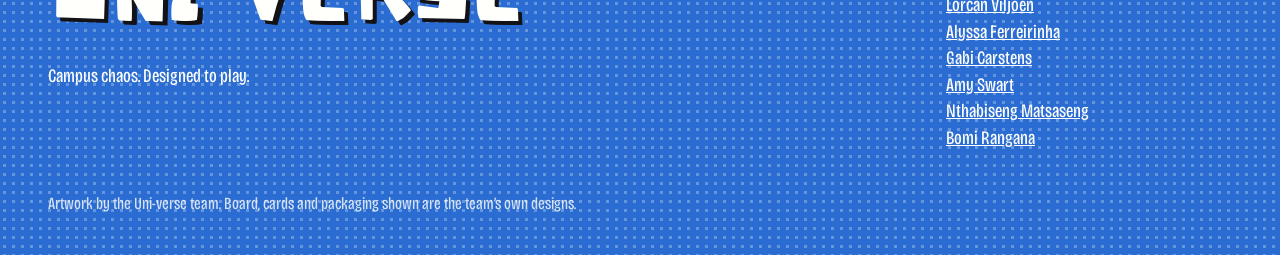
<file: members/gabby.html>
<!doctype html>
<html lang="en">
  <head>
    <meta charset="utf-8" />
    <meta name="viewport" content="width=device-width,initial-scale=1" />
    <title>Gabi Carstens | Uni-verse</title>
    <meta
      name="description"
      content="Kept the team organised, recorded meeting notes and delegated tasks. Designed the Music Room board and its word cards. Constructed the game board."
    />

    <link rel="stylesheet" href="../style.css" />
  </head>
  <body style="--m: var(--music); --m2: var(--music-pink)">
    <a class="skip" href="#main">Skip to content</a>
    <header>
      <div class="container nav">
        <a class="wordmark" href="../index.html">Uni-verse</a>
        <nav aria-label="Main navigation">
          <a href="../index.html#game">The game</a
          ><a href="../index.html#rooms">The rooms</a
          ><a href="../index.html#box">In the box</a
          ><a href="../index.html#crew">The crew</a>
        </nav>
        <details class="mobile-menu">
          <summary class="button">Menu</summary>
          <nav aria-label="Mobile navigation">
            <a href="../index.html#game">The game</a
            ><a href="../index.html#rooms">The rooms</a
            ><a href="../index.html#box">In the box</a
            ><a href="../index.html#crew">The crew</a>
          </nav>
        </details>
      </div>
    </header>
    <main id="main">
      <section class="member-cover dots">
        <div class="container">
          <a class="back" href="../index.html#crew">Back to the crew</a>
          <div class="split">
            <div>
              <span class="sticker crew-sticker">Uni-verse crew</span>
              <h1 class="member-name">Gabi Carstens</h1>
              <p class="member-role">Administrative Manager</p>
              <p class="lead">
                Kept the team organised, recorded meeting notes and delegated
                tasks. Designed the Music Room board and its word cards.
                Constructed the game board.
              </p>
              <div class="chips">
                <a href="#leadership">Team organisation</a
                ><a href="#coordination">Task coordination</a
                ><a href="#music-board">Music Room board</a
                ><a href="#music-cards">Music word cards</a
                ><a href="#word-prompts">Song association</a
                ><a href="#lyric-prompts">Finish the lyric</a
                ><a href="#board-construction">Board construction</a>
              </div>
            </div>
            <figure class="panel signature">
              <img
                class=""
                src="../assets/music-board-final.webp"
                alt="Music Room board with a curved numbered track and pink card area."
                fetchpriority="high"
                decoding="async"
              />
              <figcaption class="caption">
                Gabi’s Music Room board, with a curved track and space for the
                word cards.
              </figcaption>
            </figure>
          </div>
        </div>
      </section>
      <section class="contributions band">
        <div class="container">
          <h2>Their contributions</h2>
          <div class="contribution-grid">
            <article
              id="leadership"
              class="panel contribution type-text"
              style="--span: 6"
            >
              <h3 class="caption">Team organisation</h3>
              <div class="art art-empty">
                <p class="bubble">Team organisation</p>
              </div>
              <p class="panel-text">
                Recorded meetings and group ideas, organised administrative
                information, and helped the team complete their roles on time.
              </p>
            </article>
            <article
              id="coordination"
              class="panel contribution type-text"
              style="--span: 6"
            >
              <h3 class="caption">Task coordination</h3>
              <div class="art art-empty">
                <p class="bubble">Task coordination</p>
              </div>
              <p class="panel-text">
                Delegated tasks and initiated action to keep the project moving.
              </p>
            </article>
            <article
              id="music-board"
              class="panel contribution type-image"
              style="--span: 8"
            >
              <h3 class="caption">Music Room board</h3>
              <div class="art art-image">
                <a
                  class="zoom"
                  href="../assets/music-board-final.webp"
                  aria-label="Enlarge Music Room board with a curved numbered track and pink card area."
                >
                  <img
                    class=""
                    src="../assets/music-board-final.webp"
                    alt="Music Room board with a curved numbered track and pink card area."
                    loading="lazy"
                    decoding="async"
                  /><span class="zoom-plus" aria-hidden="true">+</span>
                </a>
              </div>
              <p class="panel-text">
                Designed the Music Room’s curved track and card area.
              </p>
            </article>
            <article
              id="music-cards"
              class="panel contribution type-image"
              style="--span: 4"
            >
              <h3 class="caption">Music word cards</h3>
              <div class="art art-image">
                <a
                  class="zoom"
                  href="../assets/music-cards-final-back.webp"
                  aria-label="Enlarge Music card back with pink and green instruments and records."
                >
                  <img
                    class=""
                    src="../assets/music-cards-final-back.webp"
                    alt="Music card back with pink and green instruments and records."
                    loading="lazy"
                    decoding="async"
                  /><span class="zoom-plus" aria-hidden="true">+</span>
                </a>
              </div>
              <p class="panel-text">
                Designed cards that combine song association with
                finish-the-lyric prompts.
              </p>
            </article>
            <article
              id="word-prompts"
              class="panel contribution type-image"
              style="--span: 6"
            >
              <h3 class="caption">Song association</h3>
              <div class="art art-image">
                <a
                  class="zoom"
                  href="../assets/music-cards-final-front.webp"
                  aria-label="Enlarge Music word card with give, into and you prompts."
                >
                  <img
                    class=""
                    src="../assets/music-cards-final-front.webp"
                    alt="Music word card with give, into and you prompts."
                    loading="lazy"
                    decoding="async"
                  /><span class="zoom-plus" aria-hidden="true">+</span>
                </a>
              </div>
              <p class="panel-text">
                Players find a song containing the word, or complete the lyric
                on the card.
              </p>
            </article>
            <article
              id="lyric-prompts"
              class="panel contribution type-image"
              style="--span: 6"
            >
              <h3 class="caption">Finish the lyric</h3>
              <div class="art art-image">
                <a
                  class="zoom"
                  href="../assets/music-cards-final-lyrics.webp"
                  aria-label="Enlarge Music word card with macarena, uptown funk and falling prompts."
                >
                  <img
                    class=""
                    src="../assets/music-cards-final-lyrics.webp"
                    alt="Music word card with macarena, uptown funk and falling prompts."
                    loading="lazy"
                    decoding="async"
                  /><span class="zoom-plus" aria-hidden="true">+</span>
                </a>
              </div>
              <p class="panel-text">
                A second selection of word and lyric prompts from the Music Room
                deck.
              </p>
            </article>
            <article
              id="board-construction"
              class="panel contribution type-text"
              style="--span: 12"
            >
              <h3 class="caption">Board construction</h3>
              <div class="art art-empty">
                <p class="bubble">Board construction</p>
              </div>
              <p class="panel-text">Constructed the physical game board.</p>
            </article>
          </div>
        </div>
      </section>
      <section class="crew-strip">
        <div class="container">
          <h2>More of the crew</h2>
          <div class="prev-next">
            <a href="alyssa.html">Previous: Alyssa Ferreirinha</a
            ><a href="amy.html">Next: Amy Swart</a>
          </div>
          <div class="mini-grid">
            <a
              href="../members/lorcan.html"
              class="member-card mini"
              style="--m: var(--gossip); --turn: -2deg"
            >
              <h3>Lorcan</h3>

              <div class="card-art">
                <img
                  class=""
                  src="../assets/room-gossip.webp"
                  alt="The Gossip Room: a pink and plum lecture hall with player seats and a whiteboard."
                  loading="lazy"
                  decoding="async"
                />
              </div>
              <ul>
                <li>Gossip game board</li>
                <li>Gossip playing cards</li>
                <li>Printing and 3D printing</li>
                <li>This website and the name Uni-verse</li>
                <li>Packaging construction with Alyssa</li>
              </ul>
              <span class="bubble card-cta">See Lorcan’s work</span>
            </a>

            <a
              href="../members/alyssa.html"
              class="member-card mini"
              style="--m: var(--ick); --turn: 1.5deg"
            >
              <h3>Alyssa</h3>

              <div class="card-art">
                <img
                  class=""
                  src="../assets/packaging-campus-building.webp"
                  alt="Packaging illustration of a curved university building under a bright comic-style sky."
                  loading="lazy"
                  decoding="async"
                />
              </div>
              <ul>
                <li>The final board, designed and printed</li>
                <li>Board game illustration</li>
                <li>Packaging illustrations</li>
                <li>Packaging construction with Lorcan</li>
              </ul>
              <span class="bubble card-cta">See Alyssa’s work</span>
            </a>

            <div
              aria-current="page"
              class="member-card mini"
              style="--m: var(--music); --turn: -1deg"
            >
              <span class="here">You are here</span>

              <h3>Gabi</h3>

              <div class="card-art">
                <img
                  class=""
                  src="../assets/music-board-final.webp"
                  alt="Music Room board with a curved numbered track and pink card area."
                  loading="lazy"
                  decoding="async"
                />
              </div>
              <ul>
                <li>Team organisation and meeting notes</li>
                <li>Task coordination</li>
                <li>Music Room board and word cards</li>
                <li>Board construction</li>
              </ul>
              <span class="bubble card-cta">See Gabi’s work</span>
            </div>

            <a
              href="../members/amy.html"
              class="member-card mini"
              style="--m: var(--gym); --turn: 2deg"
            >
              <h3>Amy</h3>

              <div class="card-art">
                <img
                  class=""
                  src="../assets/room-gym.webp"
                  alt="The Gym: a navy track with hand-lettered fitness challenge tiles."
                  loading="lazy"
                  decoding="async"
                />
              </div>
              <ul>
                <li>Gym game and Fitness Journey cards</li>
                <li>Gym Bro model design</li>
                <li>Clay weights, balancing boards and painting</li>
              </ul>
              <span class="bubble card-cta">See Amy’s work</span>
            </a>

            <a
              href="../members/thabi.html"
              class="member-card mini"
              style="--m: var(--blue); --turn: -1.5deg"
            >
              <h3>Nthabiseng</h3>

              <div class="card-art">
                <img
                  class=""
                  src="../assets/rulebook-final-front.webp"
                  alt="Official Uni-verse rulebook front cover with illustrated campus buildings."
                  loading="lazy"
                  decoding="async"
                />
              </div>
              <ul>
                <li>Official rulebook and report cards</li>
                <li>Portfolio and game rules</li>
                <li>Packaging copy</li>
              </ul>
              <span class="bubble card-cta">See Nthabiseng’s work</span>
            </a>

            <a
              href="../members/bomi.html"
              class="member-card mini"
              style="--m: var(--orange); --turn: 1deg"
            >
              <h3>Bomi</h3>

              <div class="card-art">
                <img
                  class=""
                  src="../assets/ick-board-cutout.webp"
                  alt="ick board cutout"
                  loading="lazy"
                  decoding="async"
                />
              </div>
              <ul>
                <li>Ick Board and card layout</li>
                <li>Game rules and scoring</li>
                <li>Portfolio organisation and Gym Bro painting</li>
              </ul>
              <span class="bubble card-cta">See Bomi’s work</span>
            </a>
          </div>
        </div>
      </section>
    </main>
    <footer class="dots-light">
      <div class="container footer-grid">
        <div>
          <a class="footer-logo" href="../index.html">Uni-verse</a>
          <p>Campus chaos. Designed to play.</p>
        </div>
        <div>
          <h3>The crew</h3>
          <a href="../members/lorcan.html">Lorcan Viljoen</a
          ><a href="../members/alyssa.html">Alyssa Ferreirinha</a
          ><a href="../members/gabby.html">Gabi Carstens</a
          ><a href="../members/amy.html">Amy Swart</a
          ><a href="../members/thabi.html">Nthabiseng Matsaseng</a
          ><a href="../members/bomi.html">Bomi Rangana</a>
        </div>
        <small
          >Artwork by the Uni-verse team. Board, cards and packaging shown are
          the team’s own designs.</small
        >
      </div>
    </footer>
  </body>
</html>
</file>
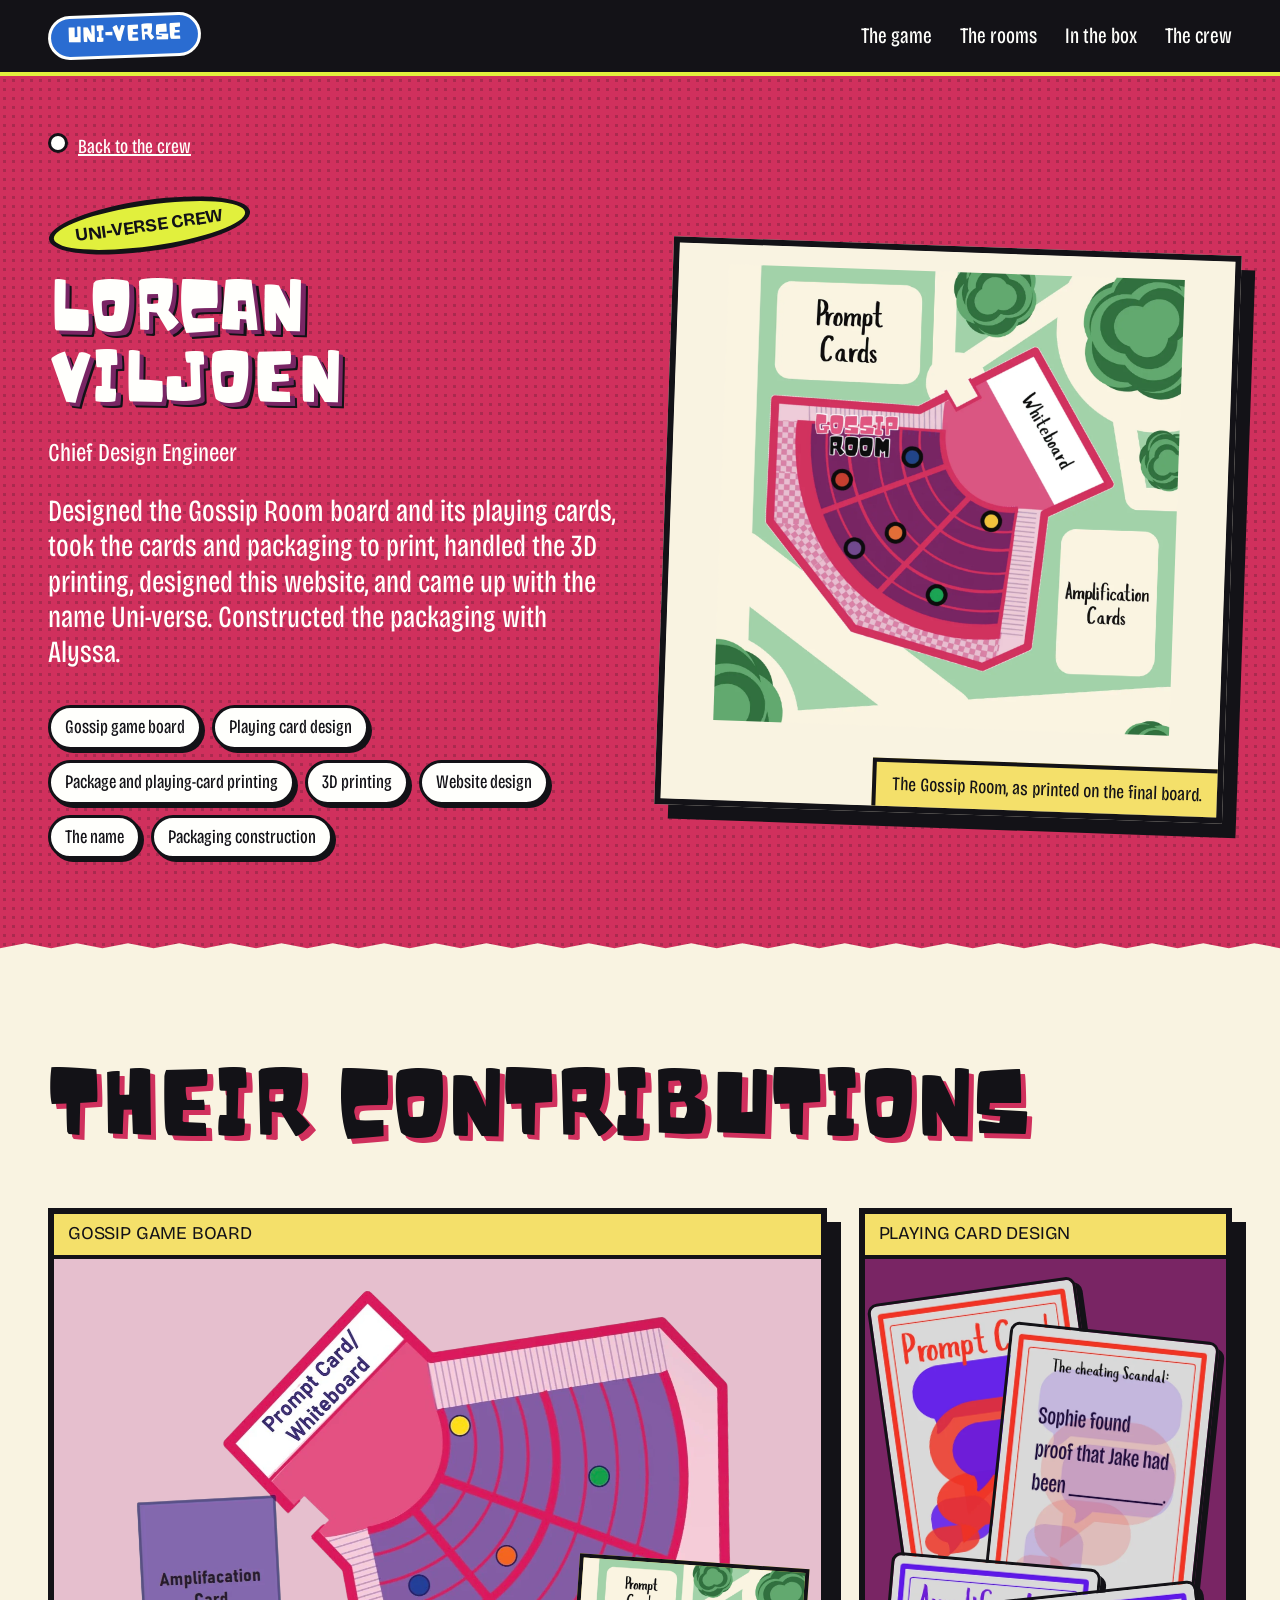
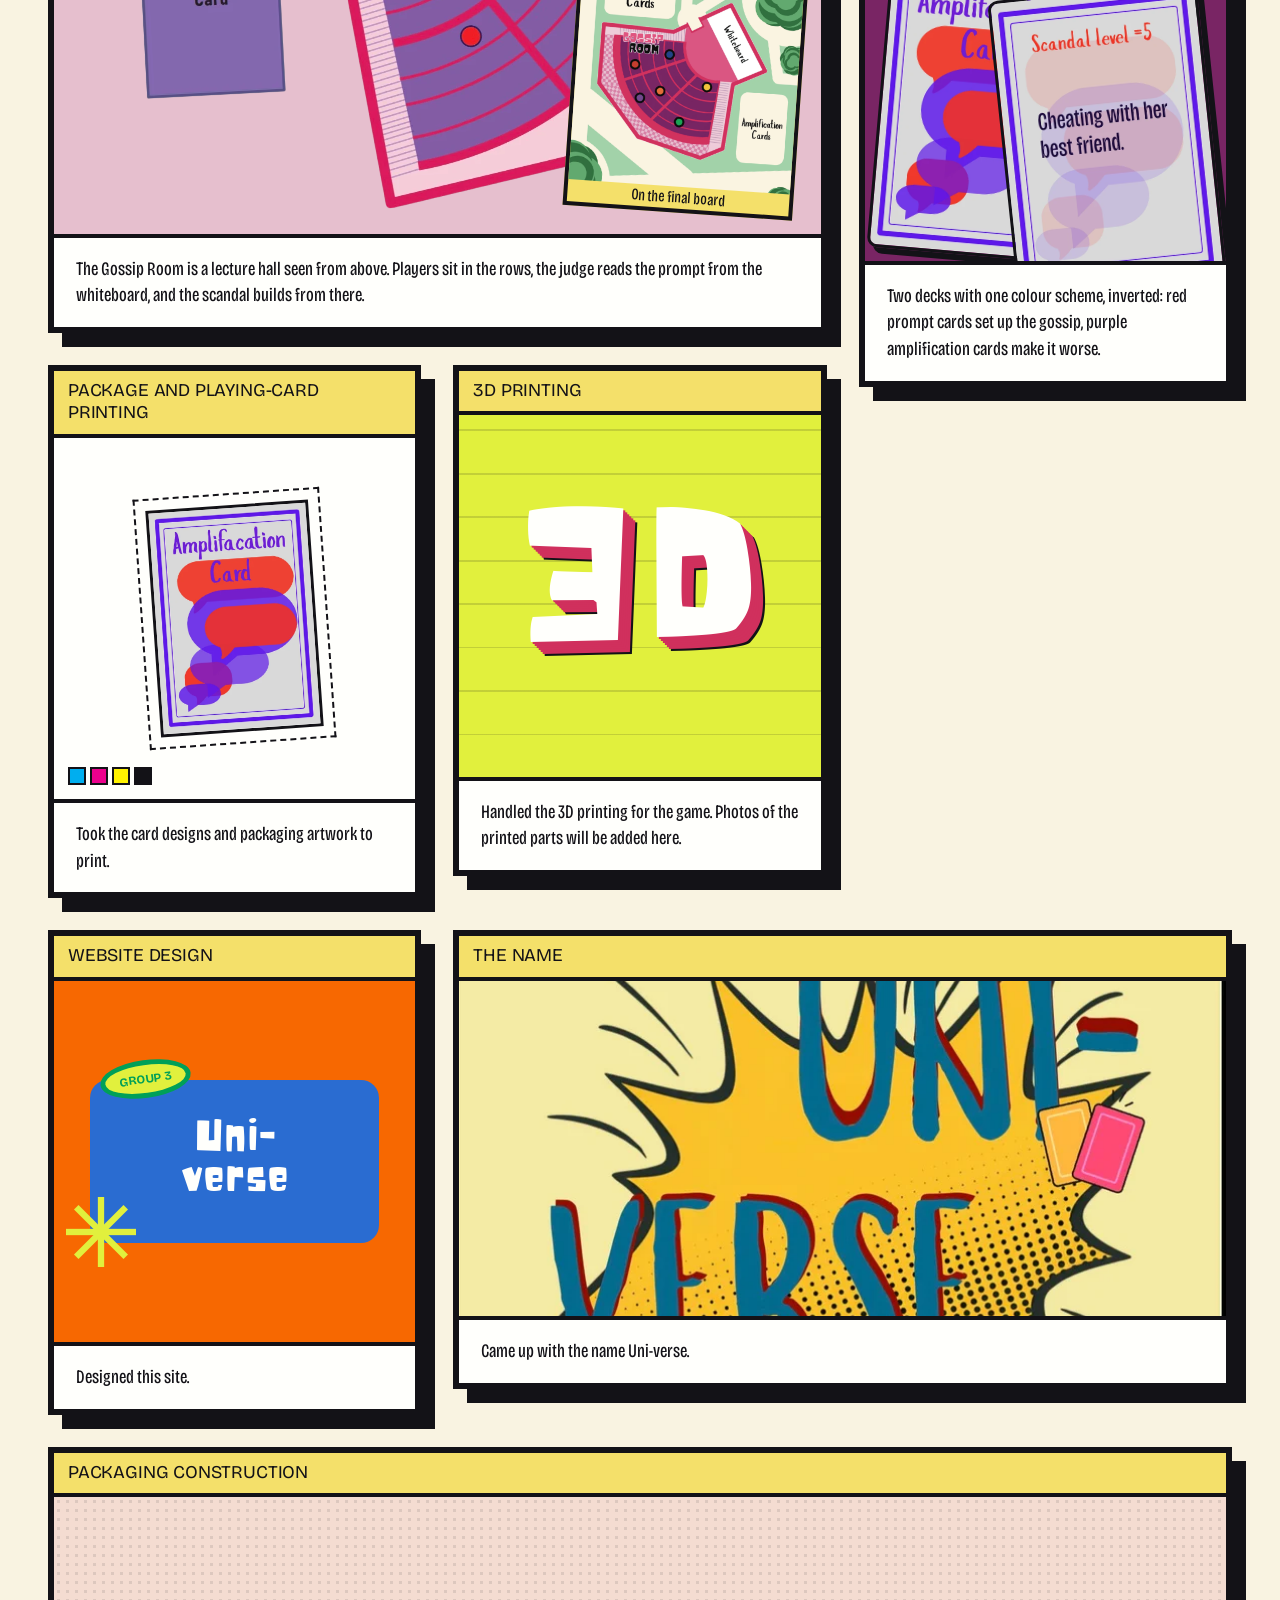
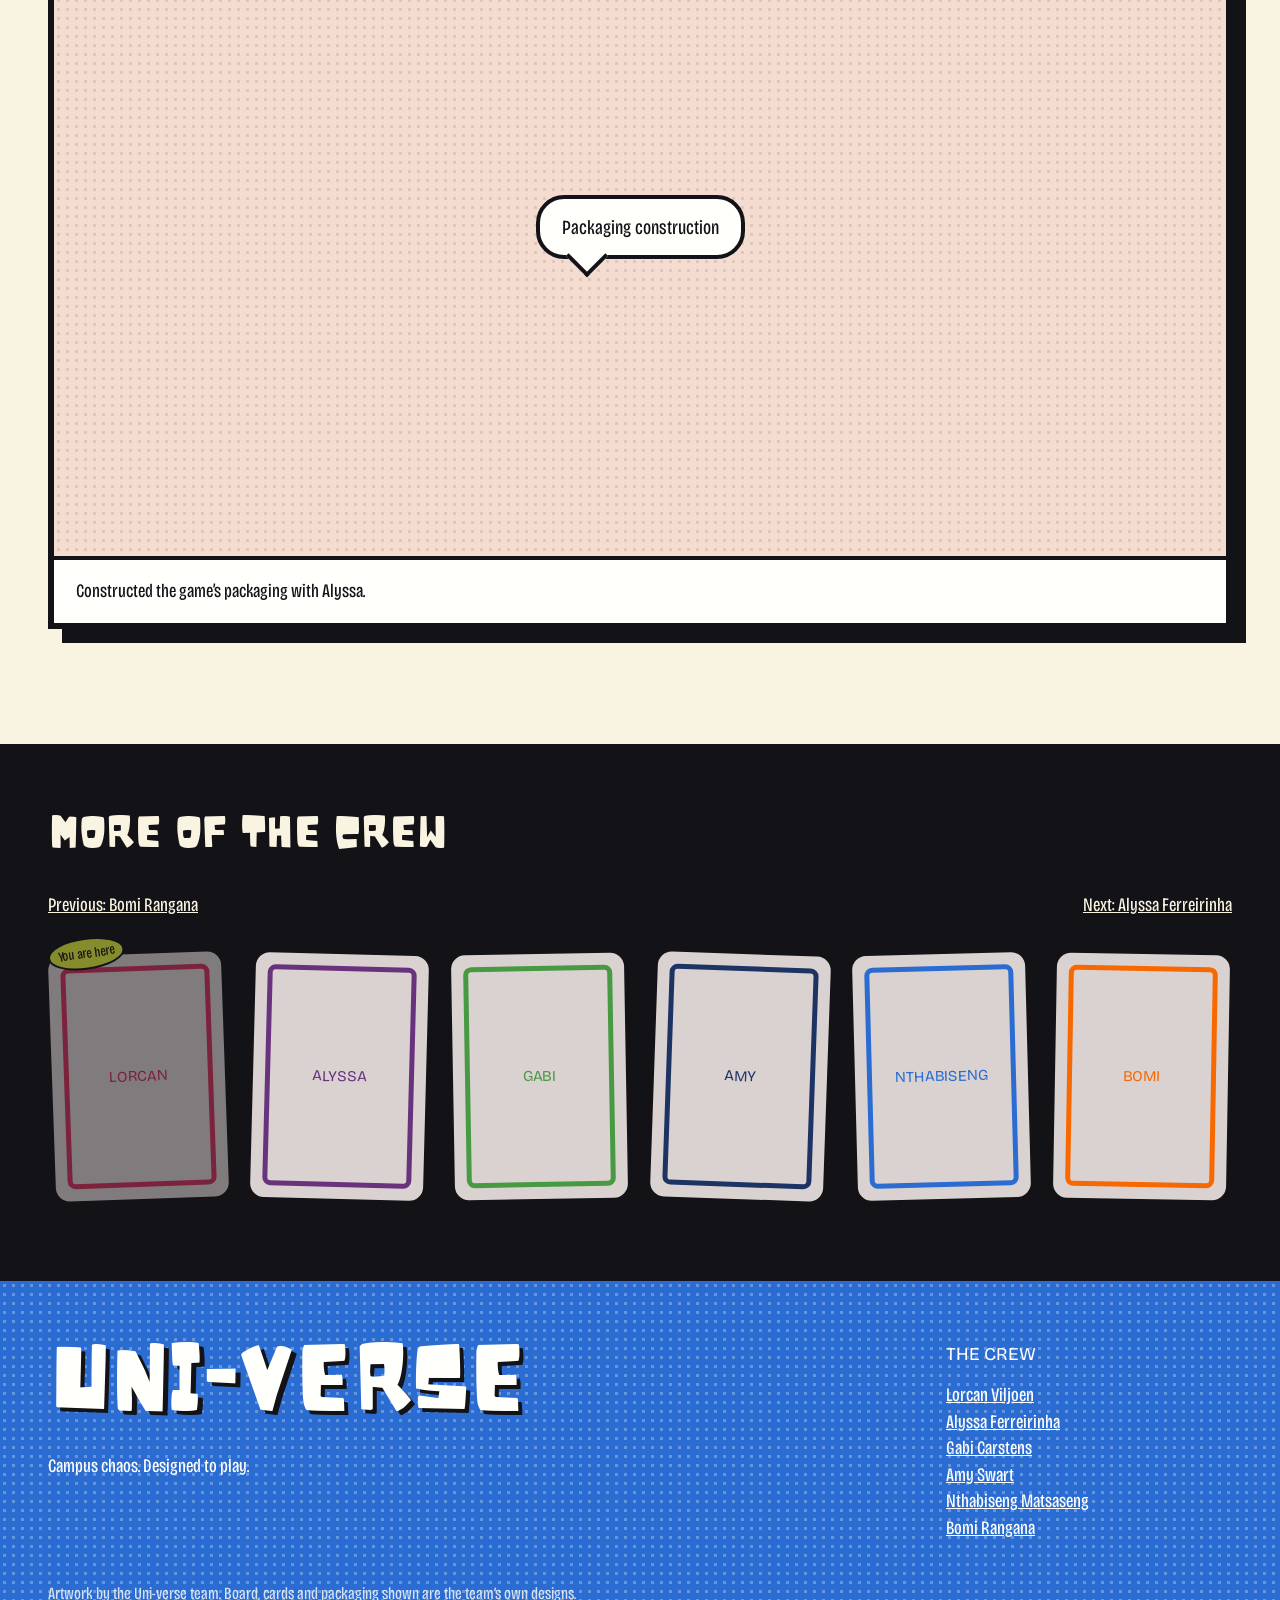
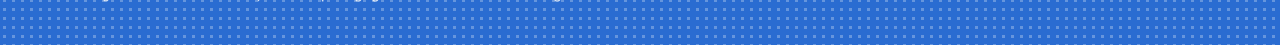
<file: members/lorcan.html>
<!doctype html>
<html lang="en">
  <head>
    <meta charset="utf-8" />
    <meta name="viewport" content="width=device-width,initial-scale=1" />
    <title>Lorcan Viljoen | Uni-verse</title>
    <meta
      name="description"
      content="Designed the Gossip Room board and its playing cards, took the cards and packaging to print, handled the 3D printing, designed this website, and came up with the name Uni-verse. Constructed the packaging with Alyssa."
    />

    <link rel="stylesheet" href="../style.css" />
  </head>
  <body style="--m: var(--gossip); --m2: var(--gossip-plum)">
    <a class="skip" href="#main">Skip to content</a>
    <header>
      <div class="container nav">
        <a class="wordmark" href="../index.html">Uni-verse</a>
        <nav aria-label="Main navigation">
          <a href="../index.html#game">The game</a
          ><a href="../index.html#rooms">The rooms</a
          ><a href="../index.html#box">In the box</a
          ><a href="../index.html#crew">The crew</a>
        </nav>
        <details class="mobile-menu">
          <summary class="button">Menu</summary>
          <nav aria-label="Mobile navigation">
            <a href="../index.html#game">The game</a
            ><a href="../index.html#rooms">The rooms</a
            ><a href="../index.html#box">In the box</a
            ><a href="../index.html#crew">The crew</a>
          </nav>
        </details>
      </div>
    </header>
    <main id="main">
      <section class="member-cover dots">
        <div class="container">
          <a class="back" href="../index.html#crew">Back to the crew</a>
          <div class="split">
            <div>
              <span class="sticker crew-sticker">Uni-verse crew</span>
              <h1 class="member-name">Lorcan Viljoen</h1>
              <p class="member-role">Chief Design Engineer</p>
              <p class="lead">
                Designed the Gossip Room board and its playing cards, took the
                cards and packaging to print, handled the 3D printing, designed
                this website, and came up with the name Uni-verse. Constructed
                the packaging with Alyssa.
              </p>
              <div class="chips">
                <a href="#gossip-board">Gossip game board</a
                ><a href="#cards">Playing card design</a
                ><a href="#printing">Package and playing-card printing</a
                ><a href="#three-d">3D printing</a
                ><a href="#website">Website design</a
                ><a href="#name">The name</a
                ><a href="#packaging-construction">Packaging construction</a>
              </div>
            </div>
            <figure class="panel signature">
              <img
                class=""
                src="../assets/room-gossip.webp"
                alt="The Gossip Room: a pink and plum lecture hall with player seats and a whiteboard."
                fetchpriority="high"
                decoding="async"
              />
              <figcaption class="caption">
                The Gossip Room, as printed on the final board.
              </figcaption>
            </figure>
          </div>
        </div>
      </section>
      <section class="contributions band">
        <div class="container">
          <h2>Their contributions</h2>
          <div class="contribution-grid">
            <article
              id="gossip-board"
              class="panel contribution type-gossip"
              style="--span: 8"
            >
              <h3 class="caption">Gossip game board</h3>
              <div class="art art-gossip">
                <a
                  class="zoom gossip-main"
                  href="../assets/gossip-board-design-cutout.webp"
                  aria-label="Enlarge Lorcan’s Gossip Room board design with lecture hall seats and prompt-card whiteboard."
                >
                  <img
                    class=""
                    src="../assets/gossip-board-design-cutout.webp"
                    alt="Lorcan’s Gossip Room board design with lecture hall seats and prompt-card whiteboard."
                    loading="lazy"
                    decoding="async"
                  /><span class="zoom-plus" aria-hidden="true">+</span>
                </a>
                <div class="inset">
                  <a
                    class="zoom"
                    href="../assets/room-gossip.webp"
                    aria-label="Enlarge The Gossip Room: a pink and plum lecture hall with player seats and a whiteboard."
                  >
                    <img
                      class=""
                      src="../assets/room-gossip.webp"
                      alt="The Gossip Room: a pink and plum lecture hall with player seats and a whiteboard."
                      loading="lazy"
                      decoding="async"
                    /><span class="zoom-plus" aria-hidden="true">+</span> </a
                  ><small>On the final board</small>
                </div>
              </div>
              <p class="panel-text">
                The Gossip Room is a lecture hall seen from above. Players sit
                in the rows, the judge reads the prompt from the whiteboard, and
                the scandal builds from there.
              </p>
            </article>
            <article
              id="cards"
              class="panel contribution type-cards"
              style="--span: 4"
            >
              <h3 class="caption">Playing card design</h3>
              <div class="art art-cards">
                <a
                  class="zoom stack-card stack-0"
                  href="../assets/gossip-prompt-card-front.webp"
                  aria-label="Enlarge gossip prompt card front.webp"
                >
                  <img
                    class=""
                    src="../assets/gossip-prompt-card-front.webp"
                    alt="gossip prompt card front"
                    loading="lazy"
                    decoding="async"
                  /><span class="zoom-plus" aria-hidden="true">+</span> </a
                ><a
                  class="zoom stack-card stack-1"
                  href="../assets/gossip-prompt-card-back.webp"
                  aria-label="Enlarge gossip prompt card back.webp"
                >
                  <img
                    class=""
                    src="../assets/gossip-prompt-card-back.webp"
                    alt="gossip prompt card back"
                    loading="lazy"
                    decoding="async"
                  /><span class="zoom-plus" aria-hidden="true">+</span> </a
                ><a
                  class="zoom stack-card stack-2"
                  href="../assets/gossip-amplification-card-front.webp"
                  aria-label="Enlarge gossip amplification card front.webp"
                >
                  <img
                    class=""
                    src="../assets/gossip-amplification-card-front.webp"
                    alt="gossip amplification card front"
                    loading="lazy"
                    decoding="async"
                  /><span class="zoom-plus" aria-hidden="true">+</span> </a
                ><a
                  class="zoom stack-card stack-3"
                  href="../assets/gossip-amplification-card-back.webp"
                  aria-label="Enlarge gossip amplification card back.webp"
                >
                  <img
                    class=""
                    src="../assets/gossip-amplification-card-back.webp"
                    alt="gossip amplification card back"
                    loading="lazy"
                    decoding="async"
                  /><span class="zoom-plus" aria-hidden="true">+</span>
                </a>
              </div>
              <p class="panel-text">
                Two decks with one colour scheme, inverted: red prompt cards set
                up the gossip, purple amplification cards make it worse.
              </p>
            </article>
            <article
              id="printing"
              class="panel contribution type-printing"
              style="--span: 4"
            >
              <h3 class="caption">Package and playing-card printing</h3>
              <div class="art art-printing">
                <a
                  class="zoom print-card"
                  href="../assets/gossip-amplification-card-front.webp"
                  aria-label="Enlarge gossip amplification card front.webp"
                >
                  <img
                    class=""
                    src="../assets/gossip-amplification-card-front.webp"
                    alt="gossip amplification card front"
                    loading="lazy"
                    decoding="async"
                  /><span class="zoom-plus" aria-hidden="true">+</span>
                </a>
                <div class="registration" aria-hidden="true">
                  <i style="background: #00aeef"></i
                  ><i style="background: #ec008c"></i
                  ><i style="background: #fff200"></i
                  ><i style="background: #131217"></i>
                </div>
              </div>
              <p class="panel-text">
                Took the card designs and packaging artwork to print.
              </p>
            </article>
            <article
              id="three-d"
              class="panel contribution type-three-d"
              style="--span: 4"
            >
              <h3 class="caption">3D printing</h3>
              <div class="art art-three-d">
                <span class="three-d-type">3D</span>
              </div>
              <p class="panel-text">
                Handled the 3D printing for the game. Photos of the printed
                parts will be added here.
              </p>
            </article>
            <article
              id="website"
              class="panel contribution type-website"
              style="--span: 4"
            >
              <h3 class="caption">Website design</h3>
              <div class="art art-website">
                <div class="mini-slab">
                  <span class="sticker">Group 3</span>Uni-<br />verse<svg
                    class="burst slab-burst"
                    viewBox="-50 -50 100 100"
                    aria-hidden="true"
                  >
                    <g fill="currentColor">
                      <rect
                        x="-4.5"
                        y="-50"
                        width="9"
                        height="100"
                        transform="rotate(0)"
                      />
                      <rect
                        x="-4.5"
                        y="-50"
                        width="9"
                        height="100"
                        transform="rotate(45)"
                      />
                      <rect
                        x="-4.5"
                        y="-50"
                        width="9"
                        height="100"
                        transform="rotate(90)"
                      />
                      <rect
                        x="-4.5"
                        y="-50"
                        width="9"
                        height="100"
                        transform="rotate(135)"
                      />
                    </g>
                  </svg>
                </div>
              </div>
              <p class="panel-text">Designed this site.</p>
            </article>
            <article
              id="name"
              class="panel contribution type-name"
              style="--span: 8"
            >
              <h3 class="caption">The name</h3>
              <div class="art art-name">
                <a
                  class="zoom"
                  href="../assets/uni-verse-burst.webp"
                  aria-label="Enlarge Uni-verse lettering inside a yellow comic-book explosion with dice and cards."
                >
                  <img
                    class=""
                    src="../assets/uni-verse-burst.webp"
                    alt="Uni-verse lettering inside a yellow comic-book explosion with dice and cards."
                    loading="lazy"
                    decoding="async"
                  /><span class="zoom-plus" aria-hidden="true">+</span>
                </a>
              </div>
              <p class="panel-text">Came up with the name Uni-verse.</p>
            </article>
            <article
              id="packaging-construction"
              class="panel contribution type-text"
              style="--span: 12"
            >
              <h3 class="caption">Packaging construction</h3>
              <div class="art art-empty">
                <p class="bubble">Packaging construction</p>
              </div>
              <p class="panel-text">
                Constructed the game’s packaging with Alyssa.
              </p>
            </article>
          </div>
        </div>
      </section>
      <section class="crew-strip">
        <div class="container">
          <h2>More of the crew</h2>
          <div class="prev-next">
            <a href="bomi.html">Previous: Bomi Rangana</a
            ><a href="alyssa.html">Next: Alyssa Ferreirinha</a>
          </div>
          <div class="mini-grid">
            <div
              aria-current="page"
              class="member-card mini"
              style="--m: var(--gossip); --turn: -2deg"
            >
              <span class="here">You are here</span>

              <h3>Lorcan</h3>

              <div class="card-art">
                <img
                  class=""
                  src="../assets/room-gossip.webp"
                  alt="The Gossip Room: a pink and plum lecture hall with player seats and a whiteboard."
                  loading="lazy"
                  decoding="async"
                />
              </div>
              <ul>
                <li>Gossip game board</li>
                <li>Gossip playing cards</li>
                <li>Printing and 3D printing</li>
                <li>This website and the name Uni-verse</li>
                <li>Packaging construction with Alyssa</li>
              </ul>
              <span class="bubble card-cta">See Lorcan’s work</span>
            </div>

            <a
              href="../members/alyssa.html"
              class="member-card mini"
              style="--m: var(--ick); --turn: 1.5deg"
            >
              <h3>Alyssa</h3>

              <div class="card-art">
                <img
                  class=""
                  src="../assets/packaging-campus-building.webp"
                  alt="Packaging illustration of a curved university building under a bright comic-style sky."
                  loading="lazy"
                  decoding="async"
                />
              </div>
              <ul>
                <li>The final board, designed and printed</li>
                <li>Board game illustration</li>
                <li>Packaging illustrations</li>
                <li>Packaging construction with Lorcan</li>
              </ul>
              <span class="bubble card-cta">See Alyssa’s work</span>
            </a>

            <a
              href="../members/gabby.html"
              class="member-card mini"
              style="--m: var(--music); --turn: -1deg"
            >
              <h3>Gabi</h3>

              <div class="card-art">
                <img
                  class=""
                  src="../assets/music-board-final.webp"
                  alt="Music Room board with a curved numbered track and pink card area."
                  loading="lazy"
                  decoding="async"
                />
              </div>
              <ul>
                <li>Team organisation and meeting notes</li>
                <li>Task coordination</li>
                <li>Music Room board and word cards</li>
                <li>Board construction</li>
              </ul>
              <span class="bubble card-cta">See Gabi’s work</span>
            </a>

            <a
              href="../members/amy.html"
              class="member-card mini"
              style="--m: var(--gym); --turn: 2deg"
            >
              <h3>Amy</h3>

              <div class="card-art">
                <img
                  class=""
                  src="../assets/room-gym.webp"
                  alt="The Gym: a navy track with hand-lettered fitness challenge tiles."
                  loading="lazy"
                  decoding="async"
                />
              </div>
              <ul>
                <li>Gym game and Fitness Journey cards</li>
                <li>Gym Bro model design</li>
                <li>Clay weights, balancing boards and painting</li>
              </ul>
              <span class="bubble card-cta">See Amy’s work</span>
            </a>

            <a
              href="../members/thabi.html"
              class="member-card mini"
              style="--m: var(--blue); --turn: -1.5deg"
            >
              <h3>Nthabiseng</h3>

              <div class="card-art">
                <img
                  class=""
                  src="../assets/rulebook-final-front.webp"
                  alt="Official Uni-verse rulebook front cover with illustrated campus buildings."
                  loading="lazy"
                  decoding="async"
                />
              </div>
              <ul>
                <li>Official rulebook and report cards</li>
                <li>Portfolio and game rules</li>
                <li>Packaging copy</li>
              </ul>
              <span class="bubble card-cta">See Nthabiseng’s work</span>
            </a>

            <a
              href="../members/bomi.html"
              class="member-card mini"
              style="--m: var(--orange); --turn: 1deg"
            >
              <h3>Bomi</h3>

              <div class="card-art">
                <img
                  class=""
                  src="../assets/ick-board-cutout.webp"
                  alt="ick board cutout"
                  loading="lazy"
                  decoding="async"
                />
              </div>
              <ul>
                <li>Ick Board and card layout</li>
                <li>Game rules and scoring</li>
                <li>Portfolio organisation and Gym Bro painting</li>
              </ul>
              <span class="bubble card-cta">See Bomi’s work</span>
            </a>
          </div>
        </div>
      </section>
    </main>
    <footer class="dots-light">
      <div class="container footer-grid">
        <div>
          <a class="footer-logo" href="../index.html">Uni-verse</a>
          <p>Campus chaos. Designed to play.</p>
        </div>
        <div>
          <h3>The crew</h3>
          <a href="../members/lorcan.html">Lorcan Viljoen</a
          ><a href="../members/alyssa.html">Alyssa Ferreirinha</a
          ><a href="../members/gabby.html">Gabi Carstens</a
          ><a href="../members/amy.html">Amy Swart</a
          ><a href="../members/thabi.html">Nthabiseng Matsaseng</a
          ><a href="../members/bomi.html">Bomi Rangana</a>
        </div>
        <small
          >Artwork by the Uni-verse team. Board, cards and packaging shown are
          the team’s own designs.</small
        >
      </div>
    </footer>
  </body>
</html>
</file>
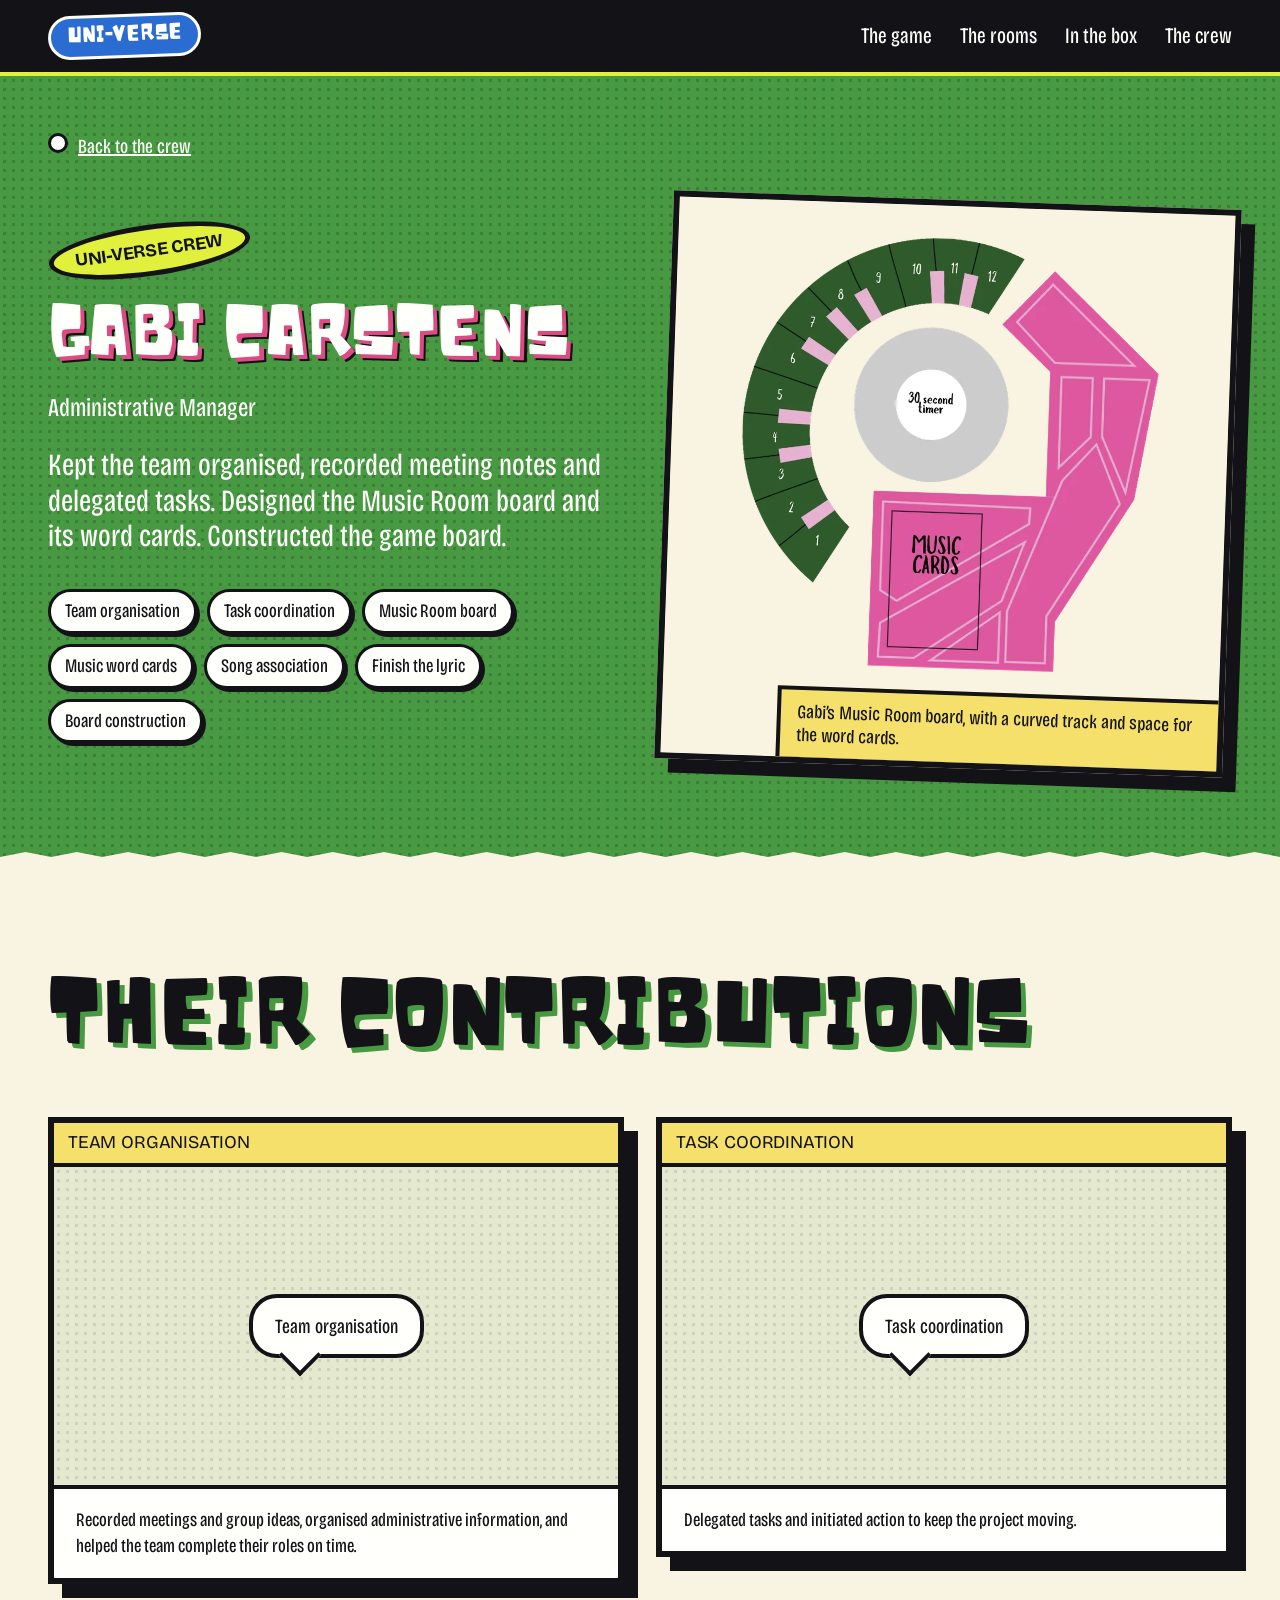
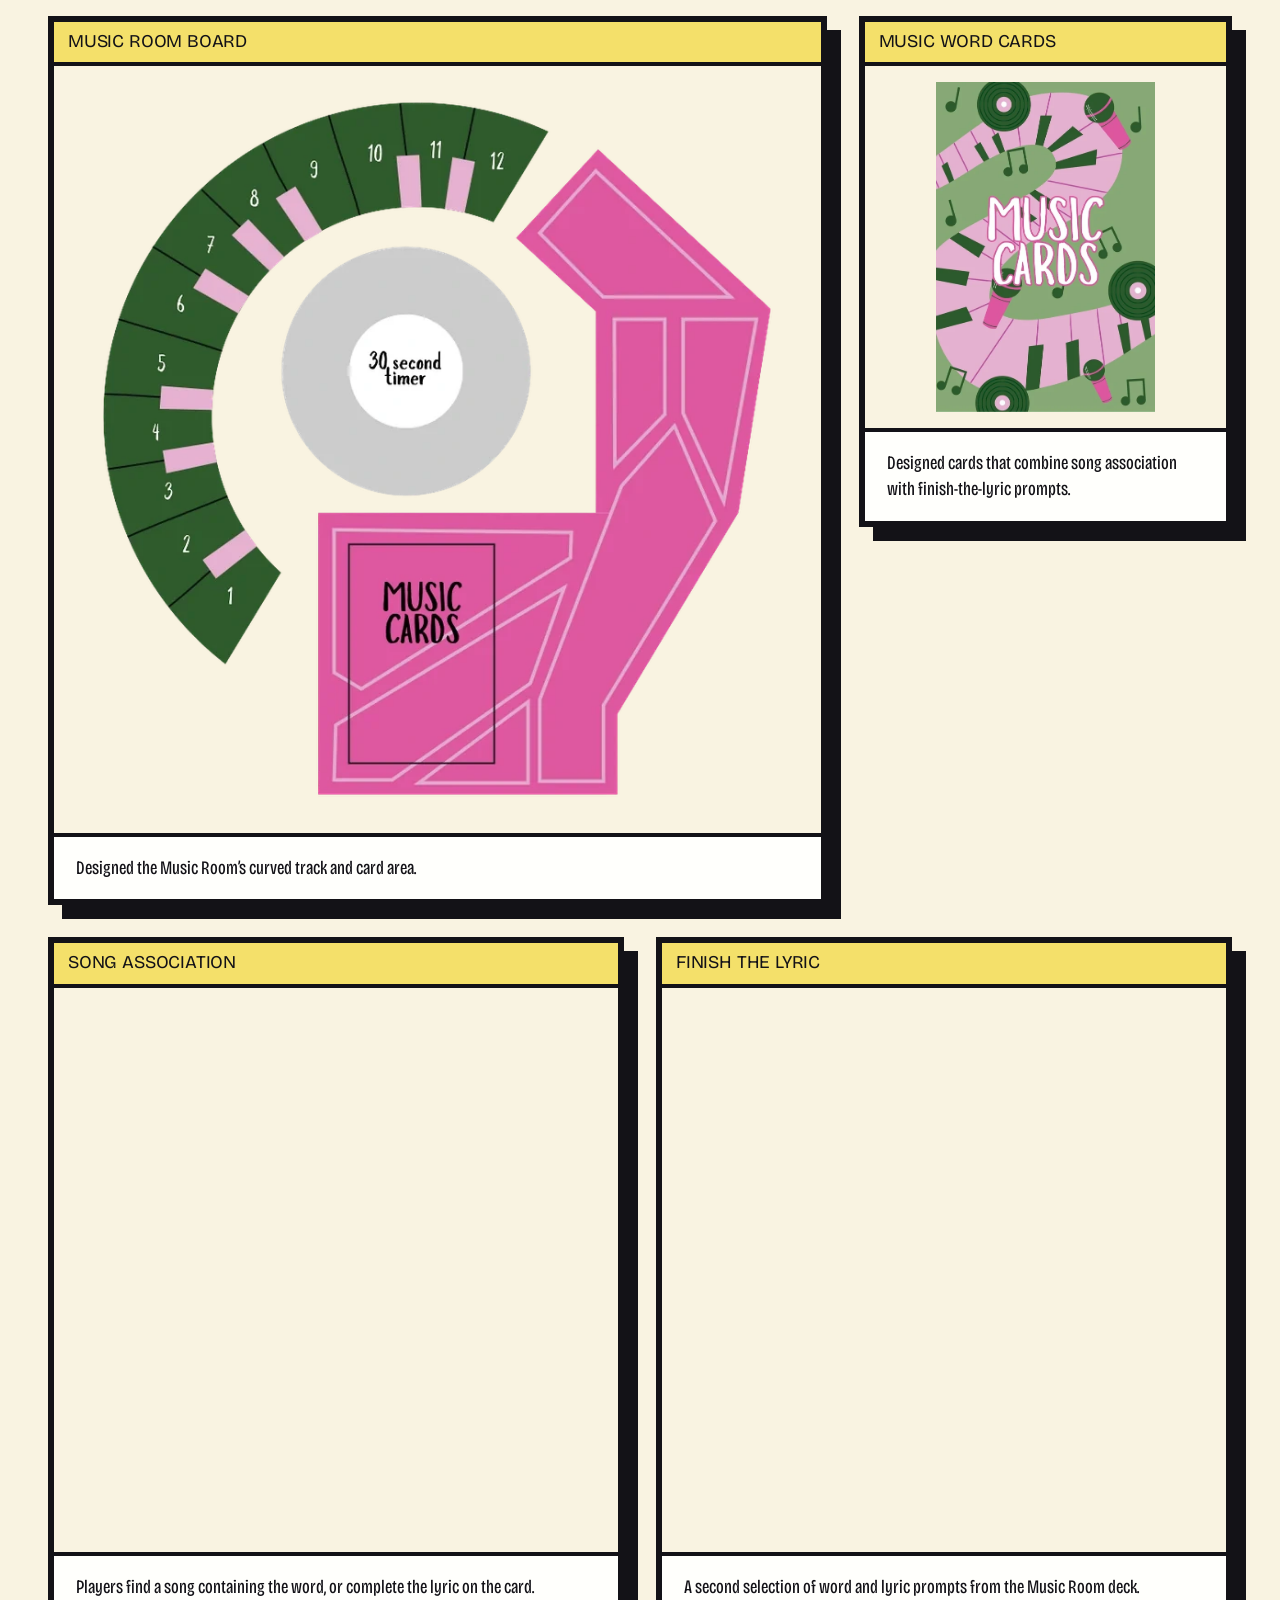
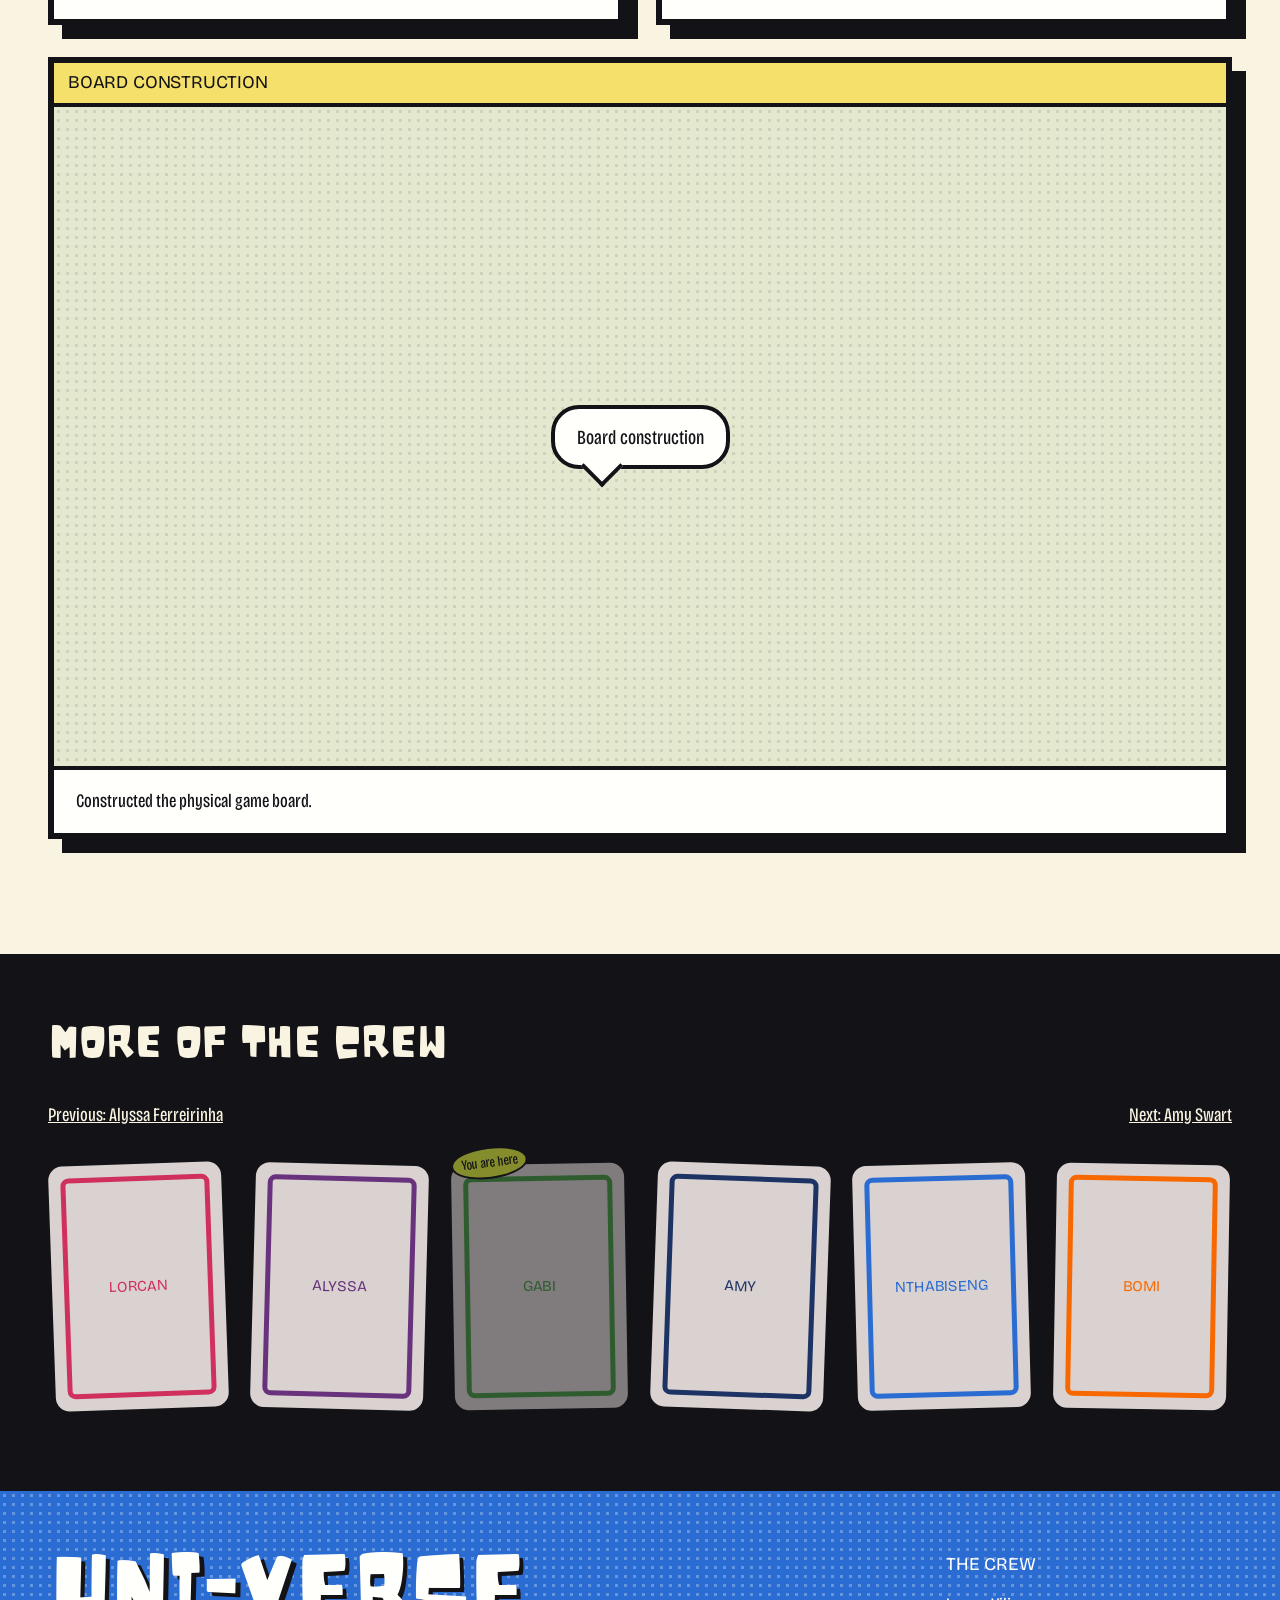
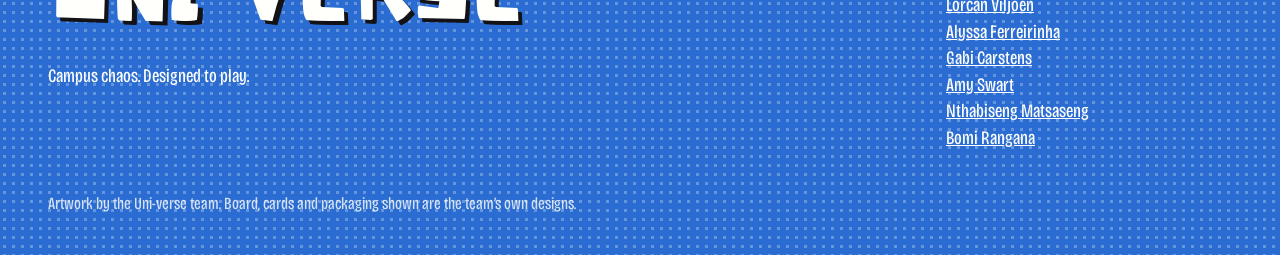
<file: members/member-3.html>
<!doctype html>
<html lang="en">
  <head>
    <meta charset="utf-8" />
    <meta name="viewport" content="width=device-width,initial-scale=1" />
    <title>Gabi Carstens | Uni-verse</title>
    <meta
      name="description"
      content="Kept the team organised, recorded meeting notes and delegated tasks. Designed the Music Room board and its word cards. Constructed the game board."
    />

    <link rel="stylesheet" href="../style.css" />
    <meta http-equiv="refresh" content="0; url=gabby.html" />
    <meta name="robots" content="noindex" />
  </head>
  <body style="--m: var(--music); --m2: var(--music-pink)">
    <a class="skip" href="#main">Skip to content</a>
    <header>
      <div class="container nav">
        <a class="wordmark" href="../index.html">Uni-verse</a>
        <nav aria-label="Main navigation">
          <a href="../index.html#game">The game</a
          ><a href="../index.html#rooms">The rooms</a
          ><a href="../index.html#box">In the box</a
          ><a href="../index.html#crew">The crew</a>
        </nav>
        <details class="mobile-menu">
          <summary class="button">Menu</summary>
          <nav aria-label="Mobile navigation">
            <a href="../index.html#game">The game</a
            ><a href="../index.html#rooms">The rooms</a
            ><a href="../index.html#box">In the box</a
            ><a href="../index.html#crew">The crew</a>
          </nav>
        </details>
      </div>
    </header>
    <main id="main">
      <p>
        This profile has moved to
        <a href="gabby.html">Gabi Carstens’s page</a>.
      </p>
    </main>
    <footer class="dots-light">
      <div class="container footer-grid">
        <div>
          <a class="footer-logo" href="../index.html">Uni-verse</a>
          <p>Campus chaos. Designed to play.</p>
        </div>
        <div>
          <h3>The crew</h3>
          <a href="../members/lorcan.html">Lorcan Viljoen</a
          ><a href="../members/alyssa.html">Alyssa Ferreirinha</a
          ><a href="../members/gabby.html">Gabi Carstens</a
          ><a href="../members/amy.html">Amy Swart</a
          ><a href="../members/thabi.html">Nthabiseng Matsaseng</a
          ><a href="../members/bomi.html">Bomi Rangana</a>
        </div>
        <small
          >Artwork by the Uni-verse team. Board, cards and packaging shown are
          the team’s own designs.</small
        >
      </div>
    </footer>
  </body>
</html>
</file>
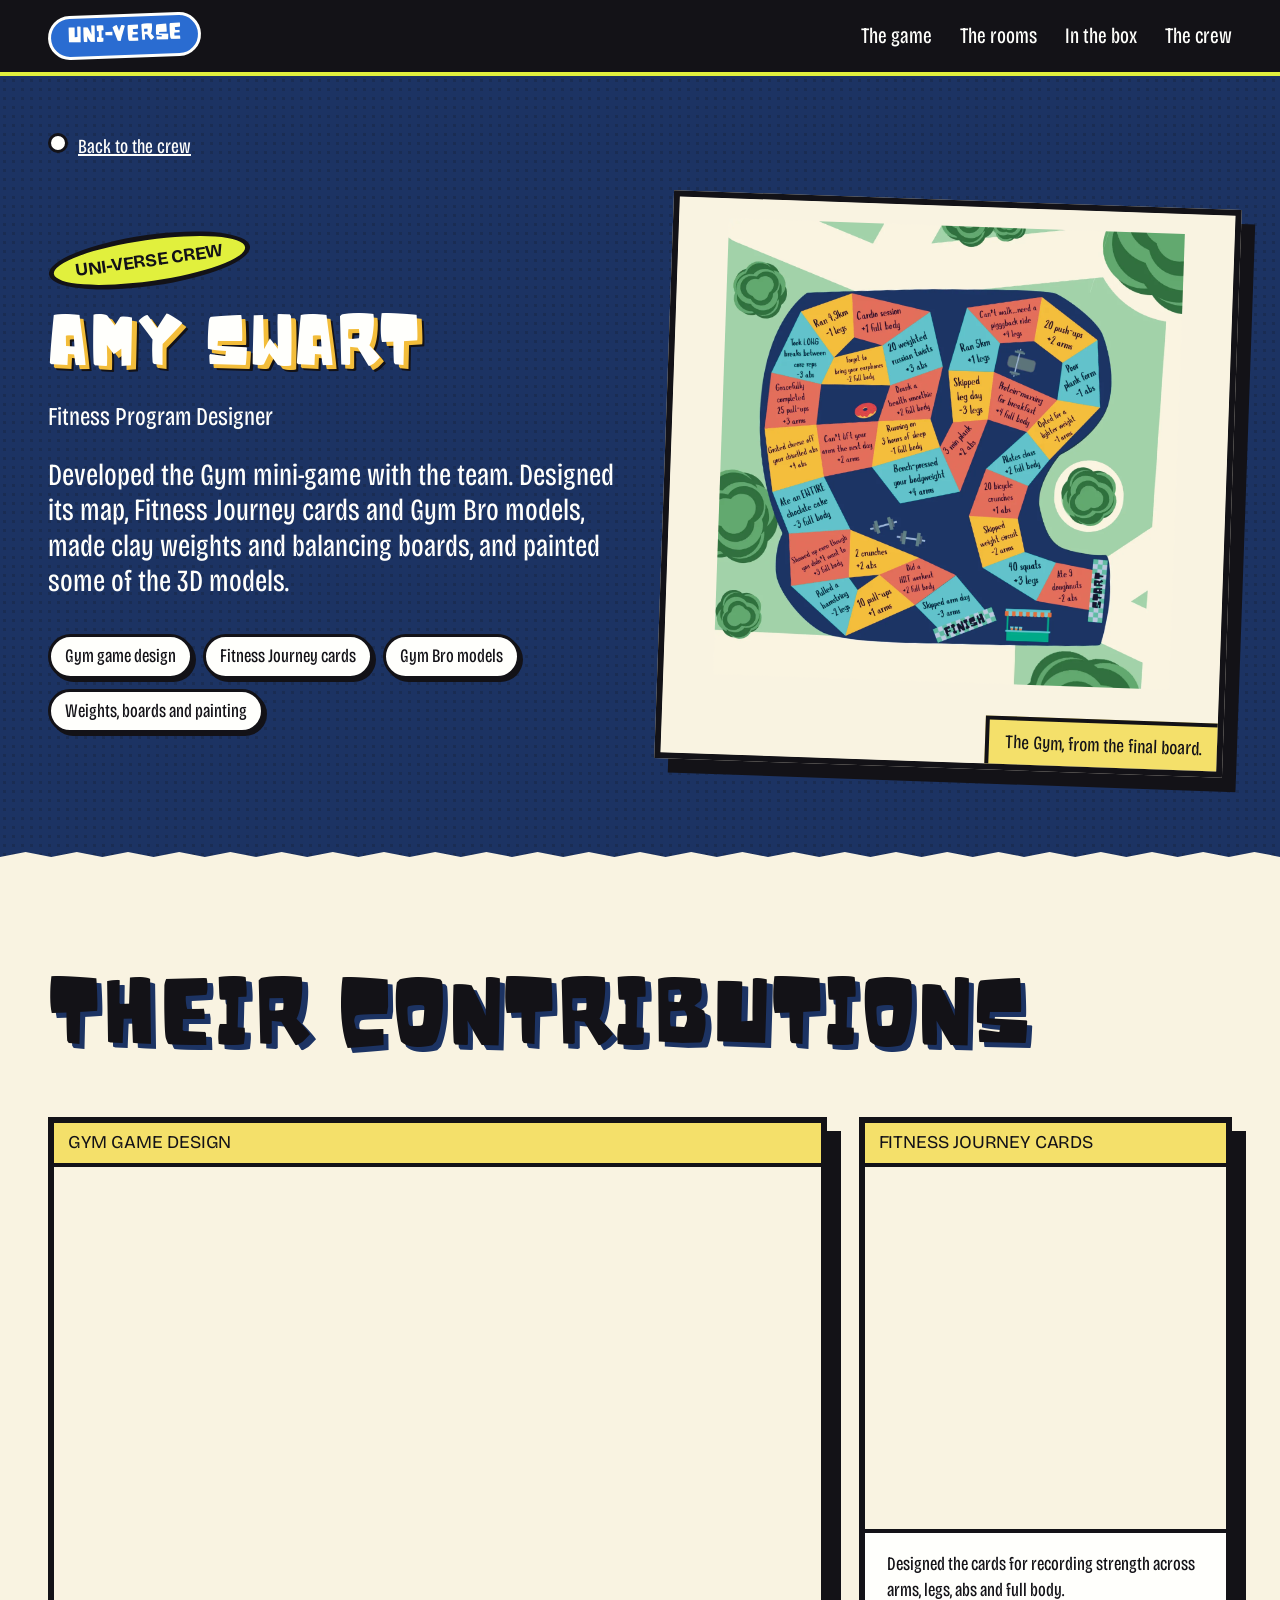
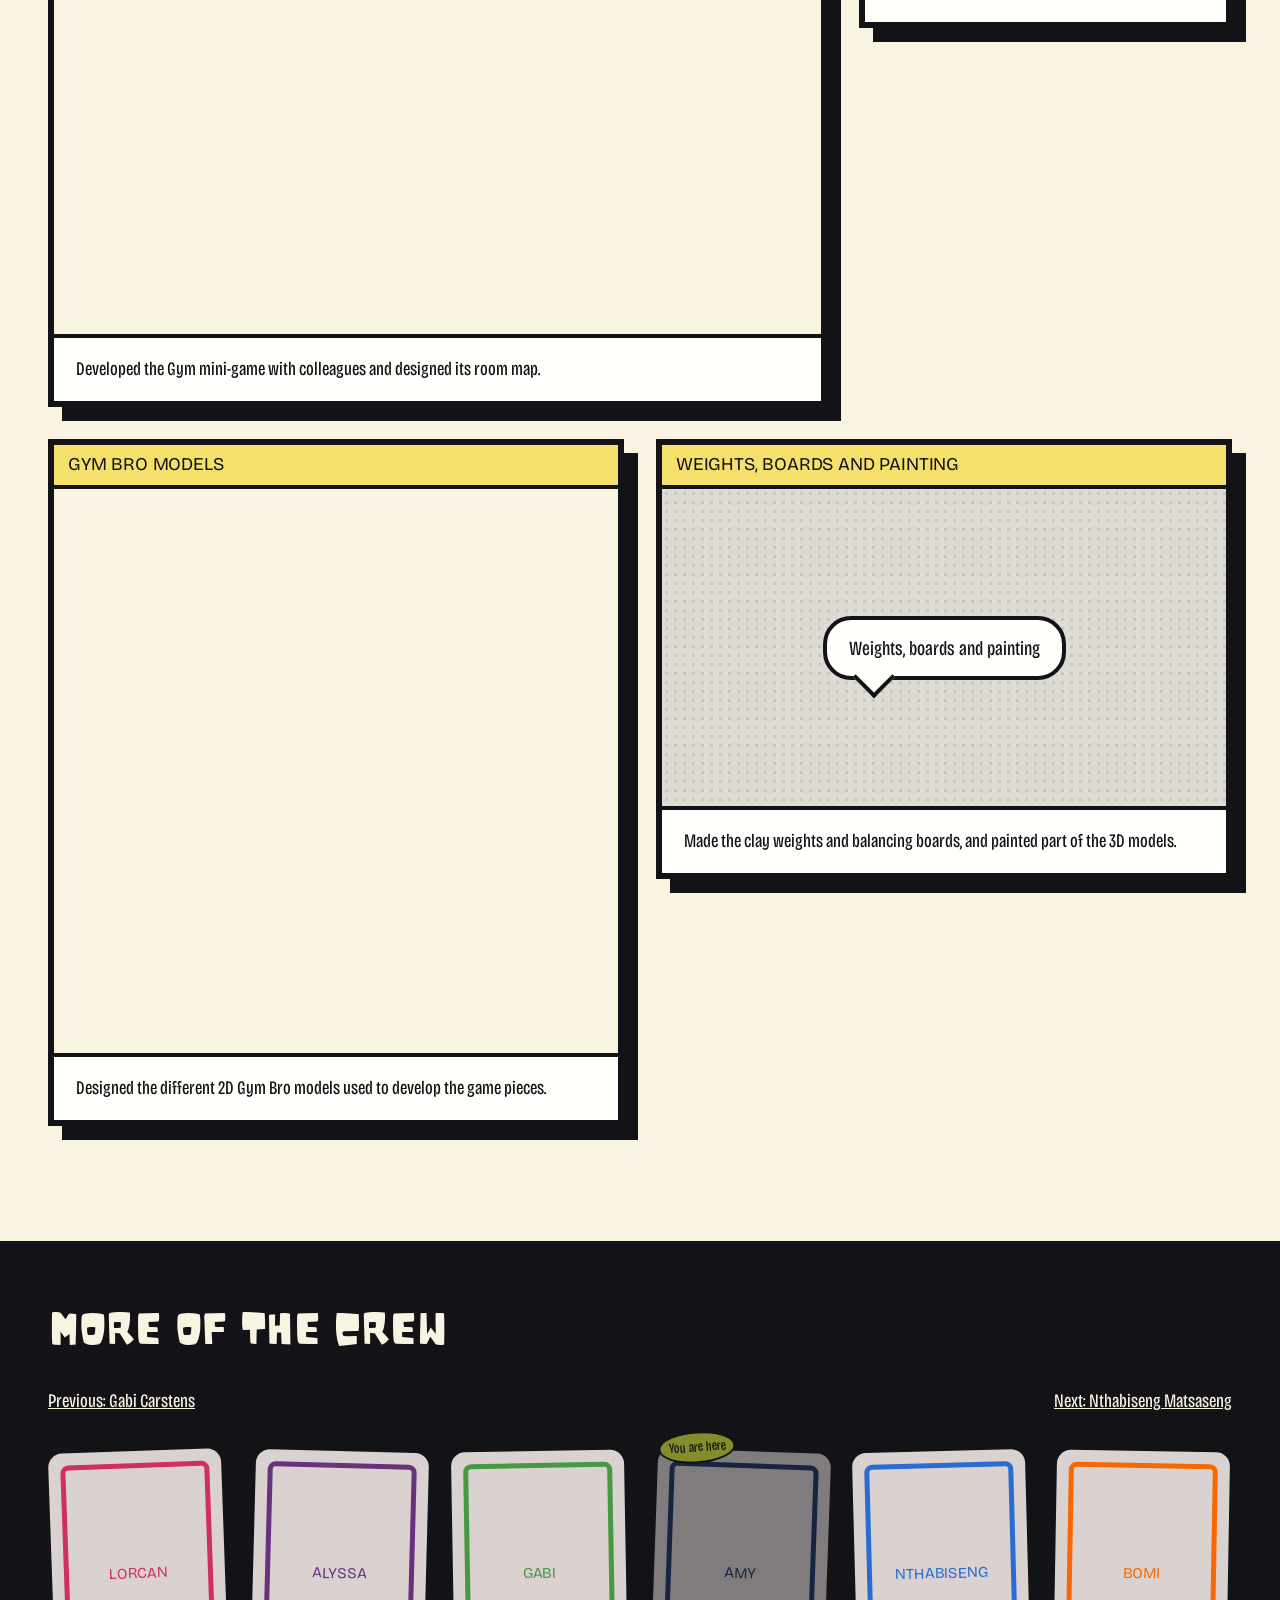
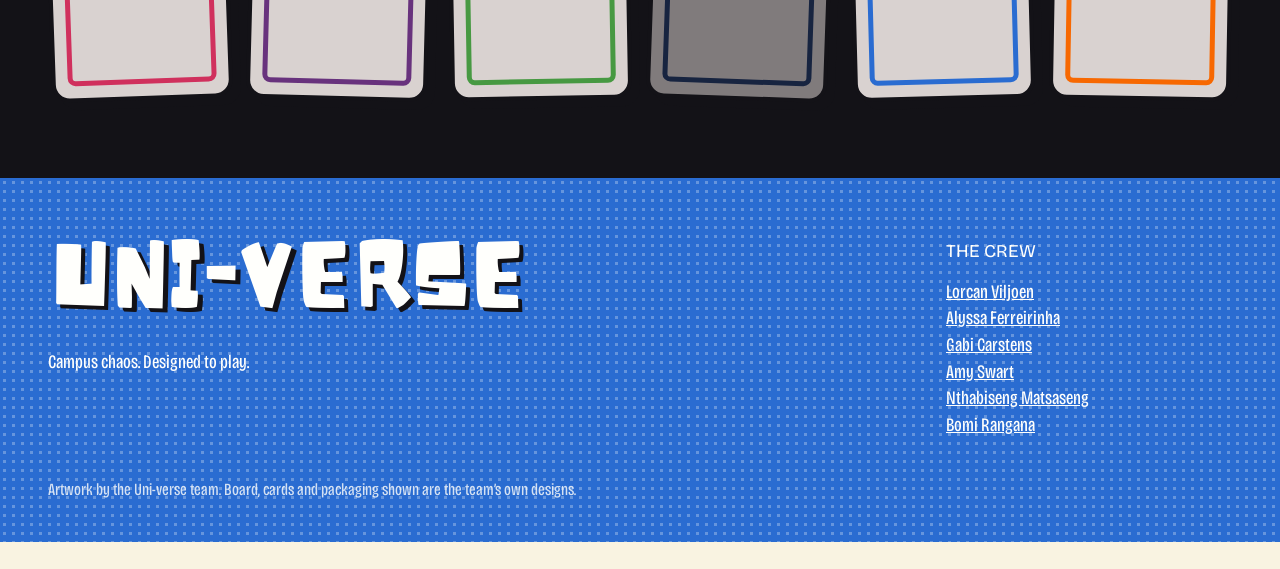
<file: members/member-4.html>
<!doctype html>
<html lang="en">
  <head>
    <meta charset="utf-8" />
    <meta name="viewport" content="width=device-width,initial-scale=1" />
    <title>Amy Swart | Uni-verse</title>
    <meta
      name="description"
      content="Developed the Gym mini-game with the team. Designed its map, Fitness Journey cards and Gym Bro models, made clay weights and balancing boards, and painted some of the 3D models."
    />

    <link rel="stylesheet" href="../style.css" />
    <meta http-equiv="refresh" content="0; url=amy.html" />
    <meta name="robots" content="noindex" />
  </head>
  <body style="--m: var(--gym); --m2: var(--gym-yellow)">
    <a class="skip" href="#main">Skip to content</a>
    <header>
      <div class="container nav">
        <a class="wordmark" href="../index.html">Uni-verse</a>
        <nav aria-label="Main navigation">
          <a href="../index.html#game">The game</a
          ><a href="../index.html#rooms">The rooms</a
          ><a href="../index.html#box">In the box</a
          ><a href="../index.html#crew">The crew</a>
        </nav>
        <details class="mobile-menu">
          <summary class="button">Menu</summary>
          <nav aria-label="Mobile navigation">
            <a href="../index.html#game">The game</a
            ><a href="../index.html#rooms">The rooms</a
            ><a href="../index.html#box">In the box</a
            ><a href="../index.html#crew">The crew</a>
          </nav>
        </details>
      </div>
    </header>
    <main id="main">
      <p>
        This profile has moved to
        <a href="amy.html">Amy Swart’s page</a>.
      </p>
    </main>
    <footer class="dots-light">
      <div class="container footer-grid">
        <div>
          <a class="footer-logo" href="../index.html">Uni-verse</a>
          <p>Campus chaos. Designed to play.</p>
        </div>
        <div>
          <h3>The crew</h3>
          <a href="../members/lorcan.html">Lorcan Viljoen</a
          ><a href="../members/alyssa.html">Alyssa Ferreirinha</a
          ><a href="../members/gabby.html">Gabi Carstens</a
          ><a href="../members/amy.html">Amy Swart</a
          ><a href="../members/thabi.html">Nthabiseng Matsaseng</a
          ><a href="../members/bomi.html">Bomi Rangana</a>
        </div>
        <small
          >Artwork by the Uni-verse team. Board, cards and packaging shown are
          the team’s own designs.</small
        >
      </div>
    </footer>
  </body>
</html>
</file>
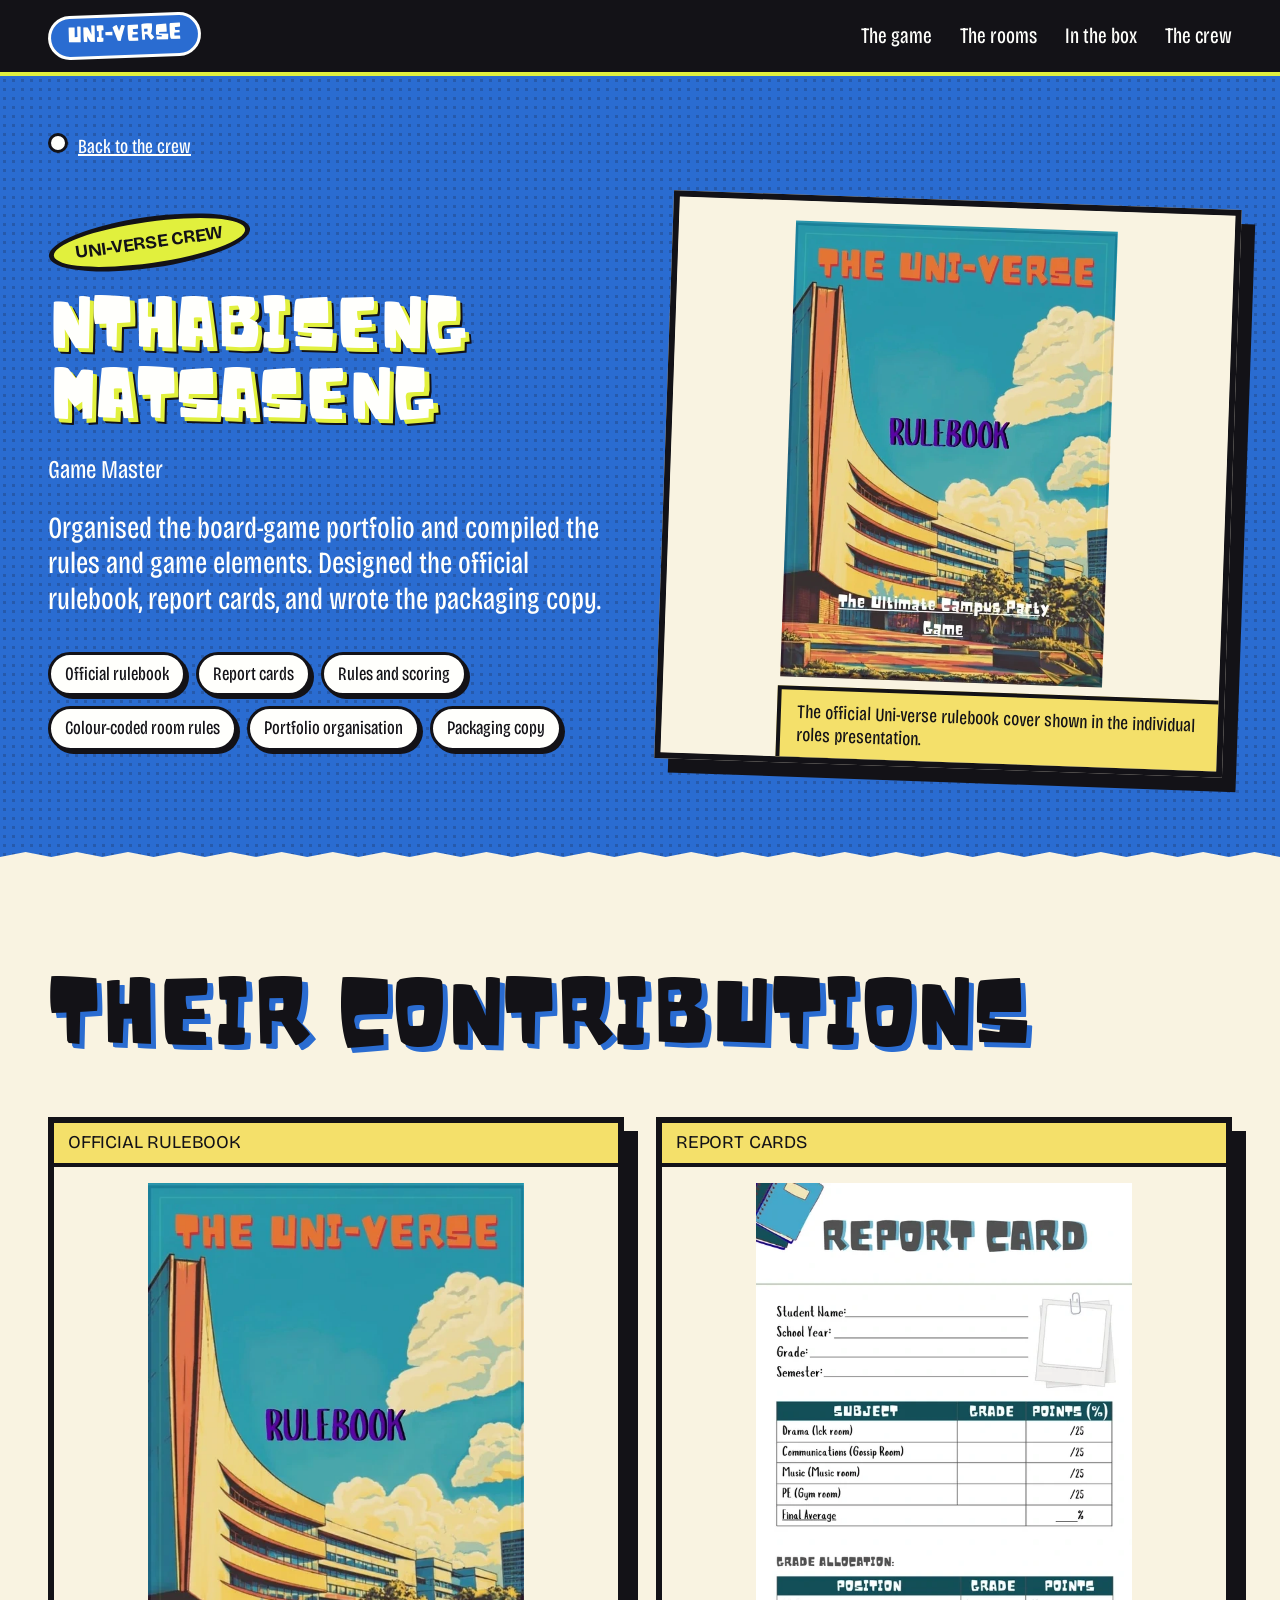
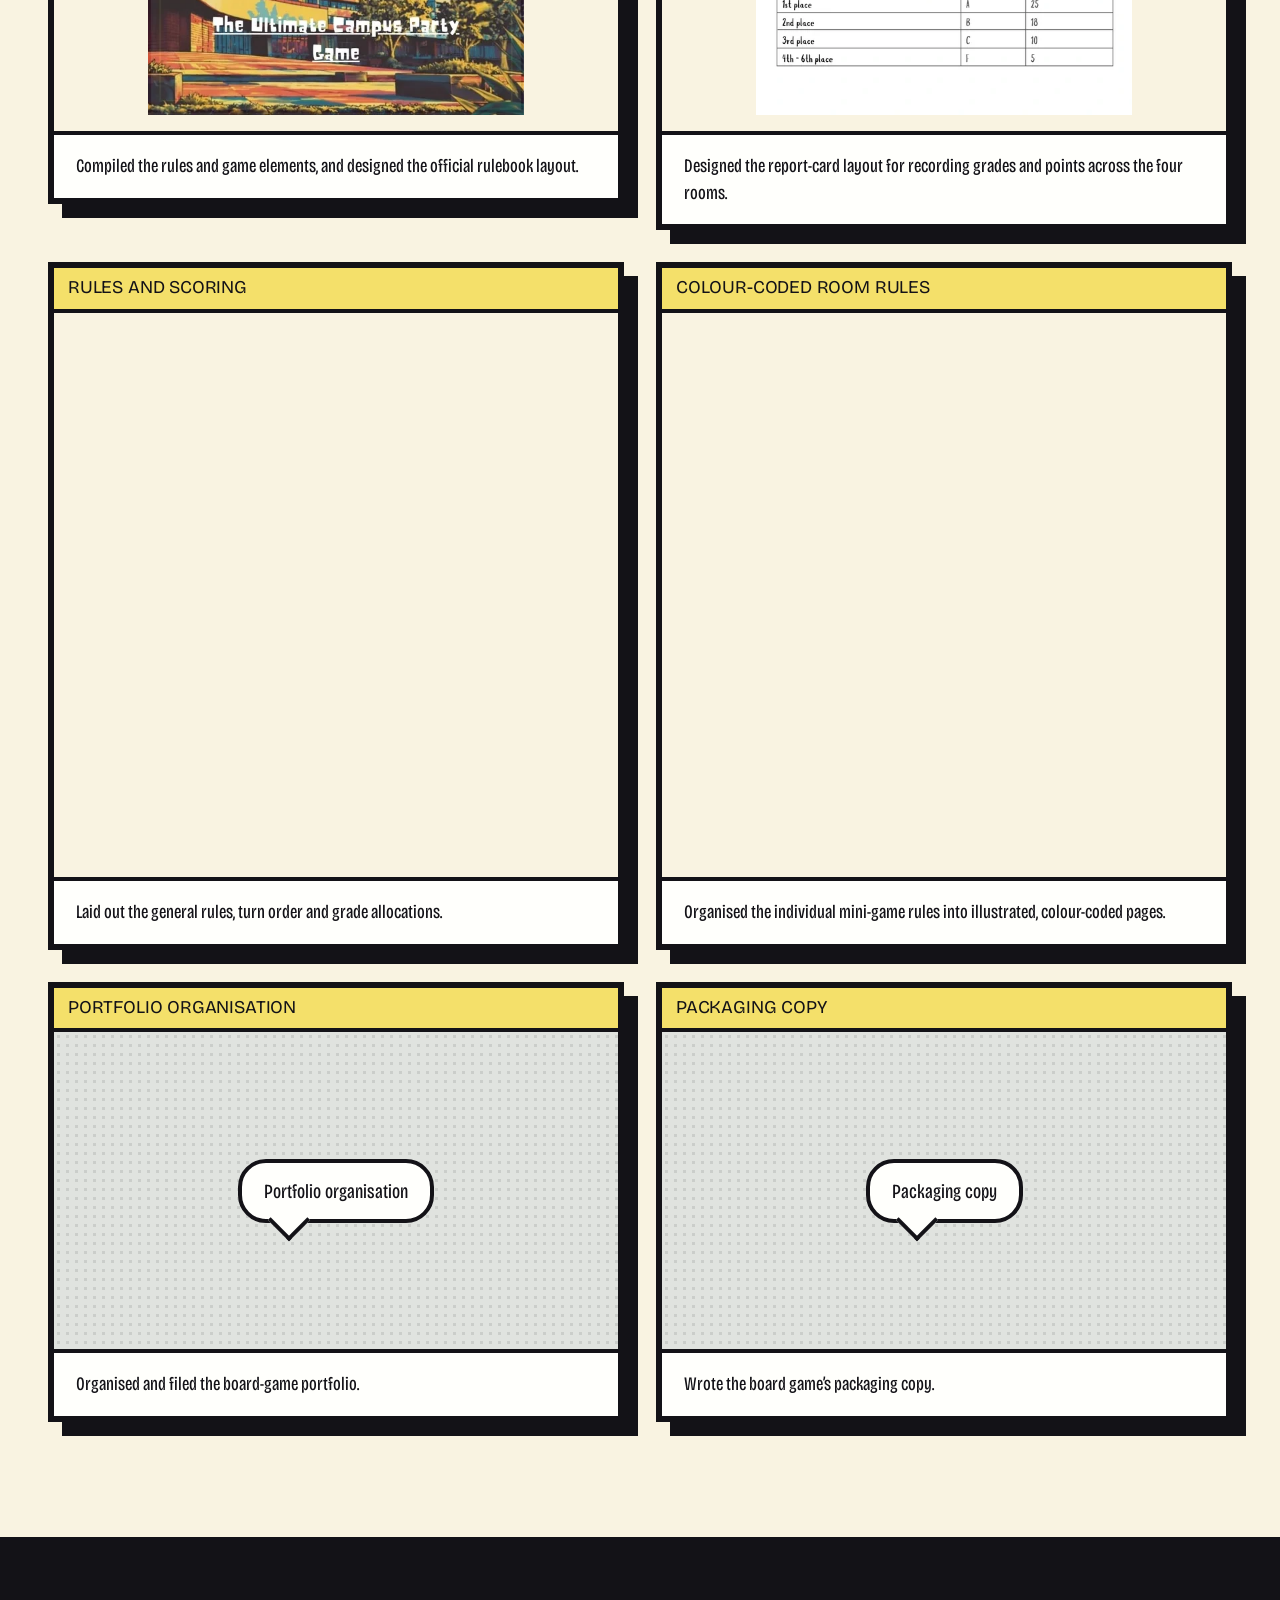
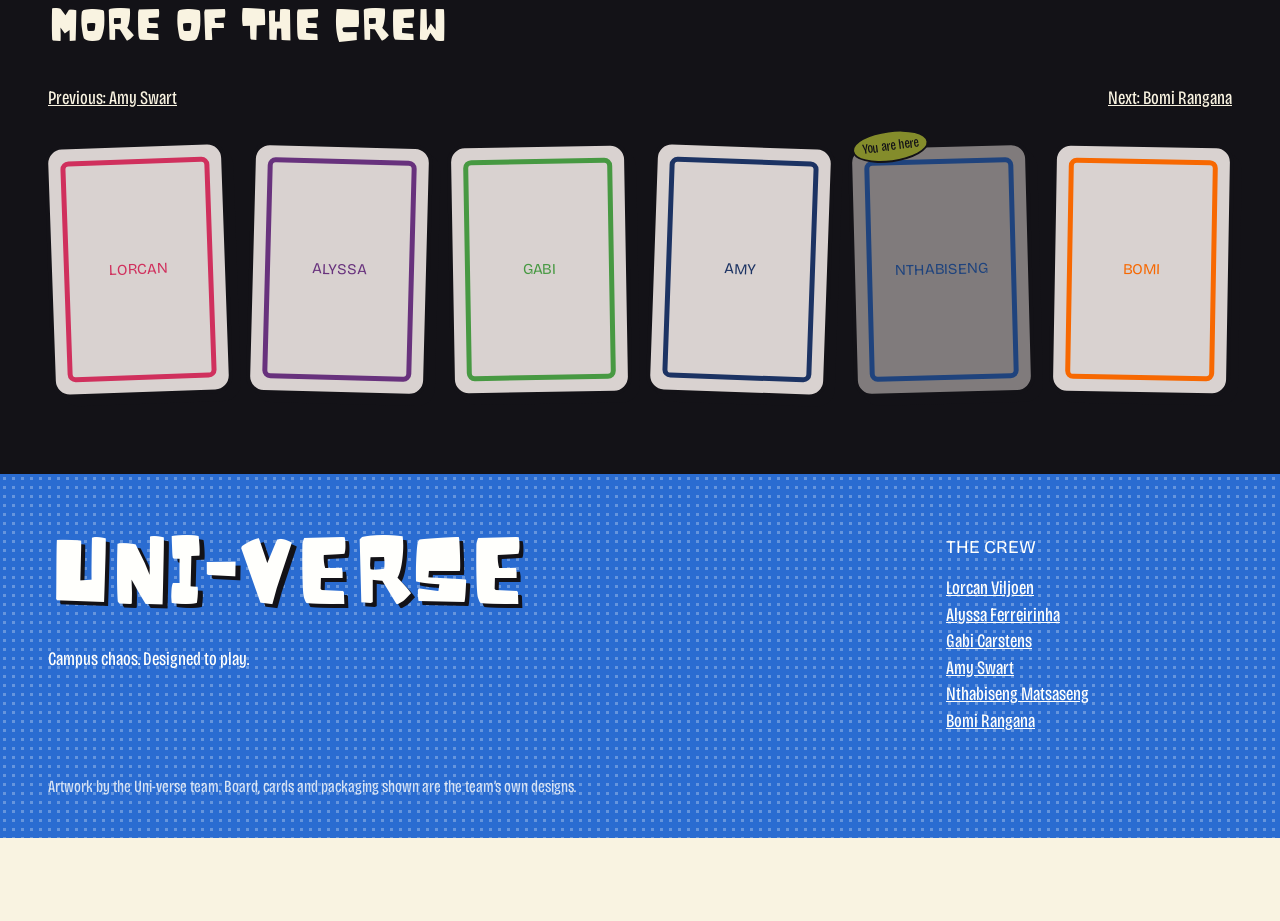
<file: members/member-5.html>
<!doctype html>
<html lang="en">
  <head>
    <meta charset="utf-8" />
    <meta name="viewport" content="width=device-width,initial-scale=1" />
    <title>Nthabiseng Matsaseng | Uni-verse</title>
    <meta
      name="description"
      content="Organised the board-game portfolio and compiled the rules and game elements. Designed the official rulebook, report cards, and wrote the packaging copy."
    />

    <link rel="stylesheet" href="../style.css" />
    <meta http-equiv="refresh" content="0; url=thabi.html" />
    <meta name="robots" content="noindex" />
  </head>
  <body style="--m: var(--blue); --m2: var(--lime)">
    <a class="skip" href="#main">Skip to content</a>
    <header>
      <div class="container nav">
        <a class="wordmark" href="../index.html">Uni-verse</a>
        <nav aria-label="Main navigation">
          <a href="../index.html#game">The game</a
          ><a href="../index.html#rooms">The rooms</a
          ><a href="../index.html#box">In the box</a
          ><a href="../index.html#crew">The crew</a>
        </nav>
        <details class="mobile-menu">
          <summary class="button">Menu</summary>
          <nav aria-label="Mobile navigation">
            <a href="../index.html#game">The game</a
            ><a href="../index.html#rooms">The rooms</a
            ><a href="../index.html#box">In the box</a
            ><a href="../index.html#crew">The crew</a>
          </nav>
        </details>
      </div>
    </header>
    <main id="main">
      <p>
        This profile has moved to
        <a href="thabi.html">Nthabiseng Matsaseng’s page</a>.
      </p>
    </main>
    <footer class="dots-light">
      <div class="container footer-grid">
        <div>
          <a class="footer-logo" href="../index.html">Uni-verse</a>
          <p>Campus chaos. Designed to play.</p>
        </div>
        <div>
          <h3>The crew</h3>
          <a href="../members/lorcan.html">Lorcan Viljoen</a
          ><a href="../members/alyssa.html">Alyssa Ferreirinha</a
          ><a href="../members/gabby.html">Gabi Carstens</a
          ><a href="../members/amy.html">Amy Swart</a
          ><a href="../members/thabi.html">Nthabiseng Matsaseng</a
          ><a href="../members/bomi.html">Bomi Rangana</a>
        </div>
        <small
          >Artwork by the Uni-verse team. Board, cards and packaging shown are
          the team’s own designs.</small
        >
      </div>
    </footer>
  </body>
</html>
</file>
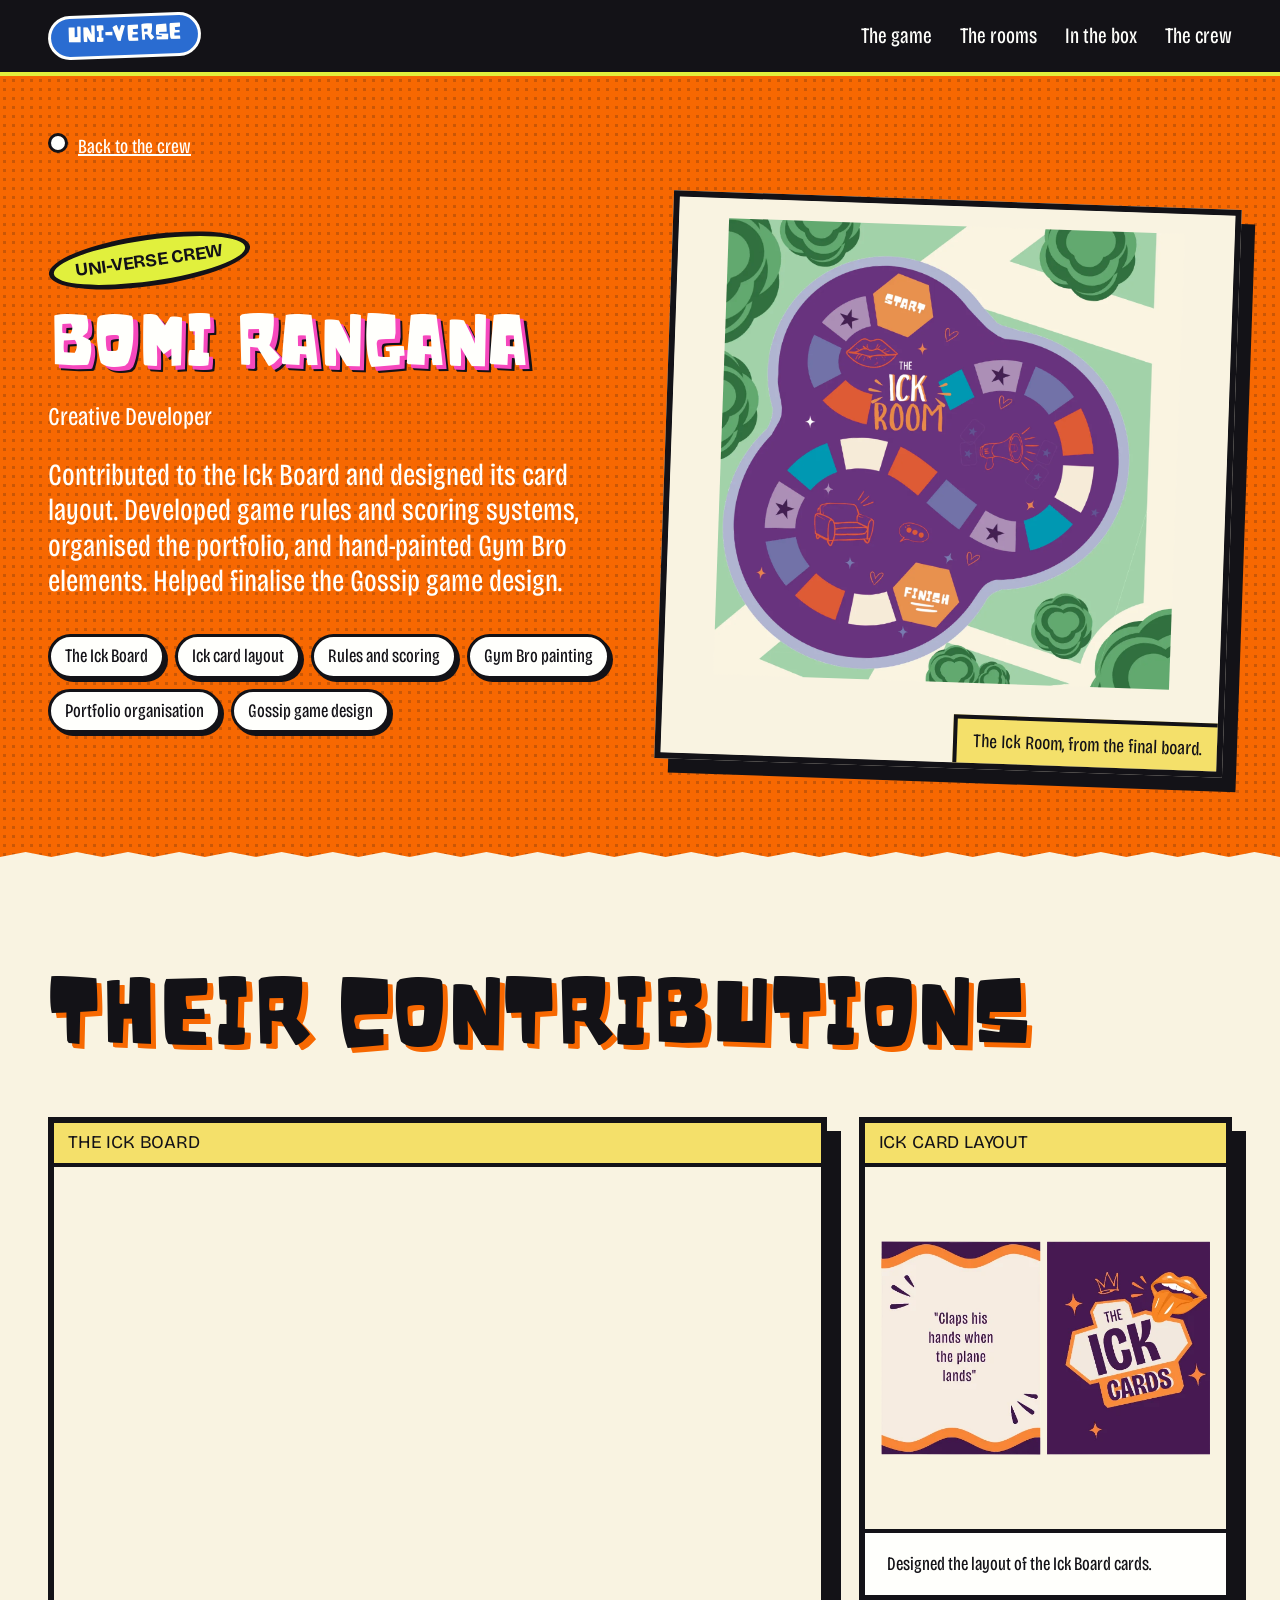
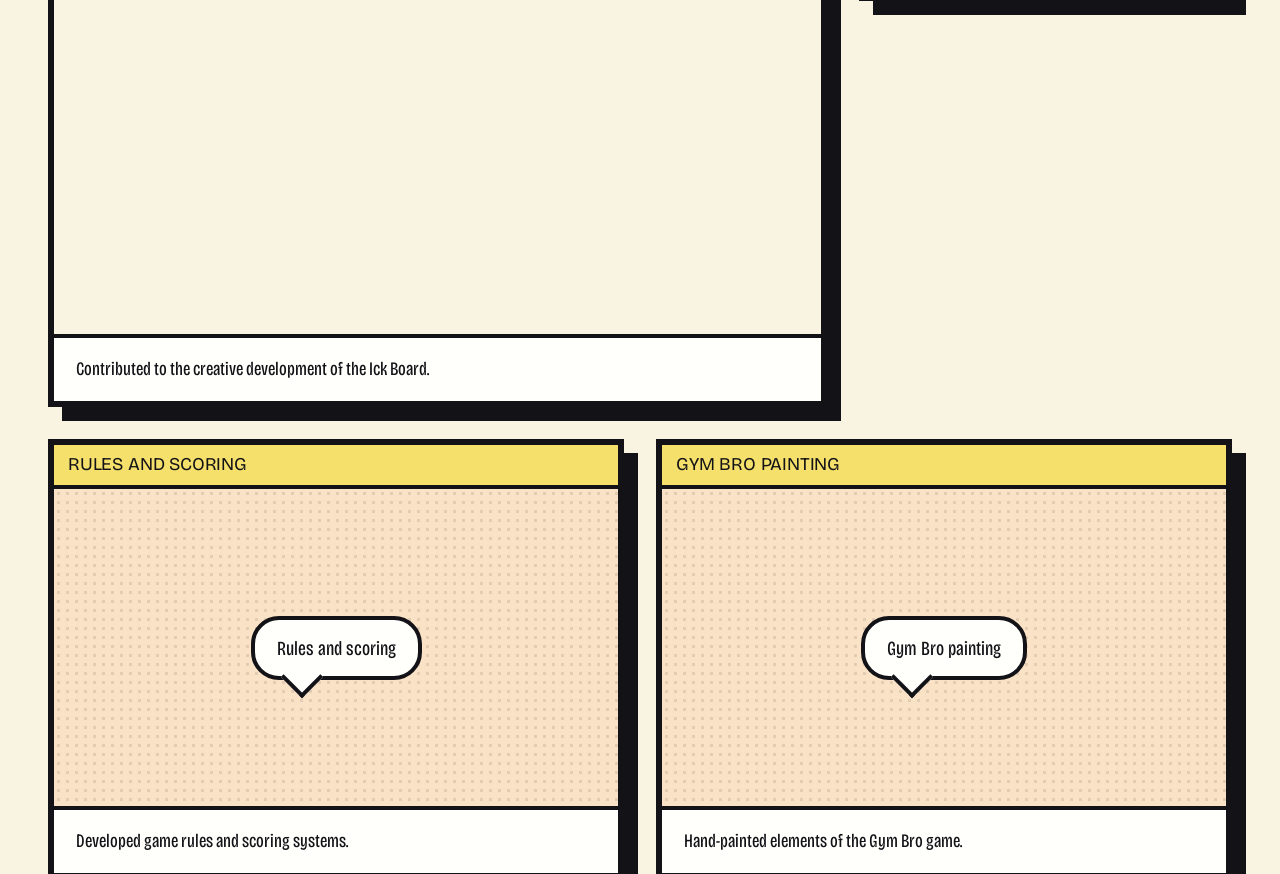
<file: members/member-6.html>
<!doctype html>
<html lang="en">
  <head>
    <meta charset="utf-8" />
    <meta name="viewport" content="width=device-width,initial-scale=1" />
    <title>Bomi Rangana | Uni-verse</title>
    <meta
      name="description"
      content="Contributed to the Ick Board and designed its card layout. Developed game rules and scoring systems, organised the portfolio, and hand-painted Gym Bro elements. Helped finalise the Gossip game design."
    />

    <link rel="stylesheet" href="../style.css" />
    <meta http-equiv="refresh" content="0; url=bomi.html" />
    <meta name="robots" content="noindex" />
  </head>
  <body style="--m: var(--orange); --m2: var(--hot-pink)">
    <a class="skip" href="#main">Skip to content</a>
    <header>
      <div class="container nav">
        <a class="wordmark" href="../index.html">Uni-verse</a>
        <nav aria-label="Main navigation">
          <a href="../index.html#game">The game</a
          ><a href="../index.html#rooms">The rooms</a
          ><a href="../index.html#box">In the box</a
          ><a href="../index.html#crew">The crew</a>
        </nav>
        <details class="mobile-menu">
          <summary class="button">Menu</summary>
          <nav aria-label="Mobile navigation">
            <a href="../index.html#game">The game</a
            ><a href="../index.html#rooms">The rooms</a
            ><a href="../index.html#box">In the box</a
            ><a href="../index.html#crew">The crew</a>
          </nav>
        </details>
      </div>
    </header>
    <main id="main">
      <p>
        This profile has moved to
        <a href="bomi.html">Bomi Rangana’s page</a>.
      </p>
    </main>
    <footer class="dots-light">
      <div class="container footer-grid">
        <div>
          <a class="footer-logo" href="../index.html">Uni-verse</a>
          <p>Campus chaos. Designed to play.</p>
        </div>
        <div>
          <h3>The crew</h3>
          <a href="../members/lorcan.html">Lorcan Viljoen</a
          ><a href="../members/alyssa.html">Alyssa Ferreirinha</a
          ><a href="../members/gabby.html">Gabi Carstens</a
          ><a href="../members/amy.html">Amy Swart</a
          ><a href="../members/thabi.html">Nthabiseng Matsaseng</a
          ><a href="../members/bomi.html">Bomi Rangana</a>
        </div>
        <small
          >Artwork by the Uni-verse team. Board, cards and packaging shown are
          the team’s own designs.</small
        >
      </div>
    </footer>
  </body>
</html>
</file>
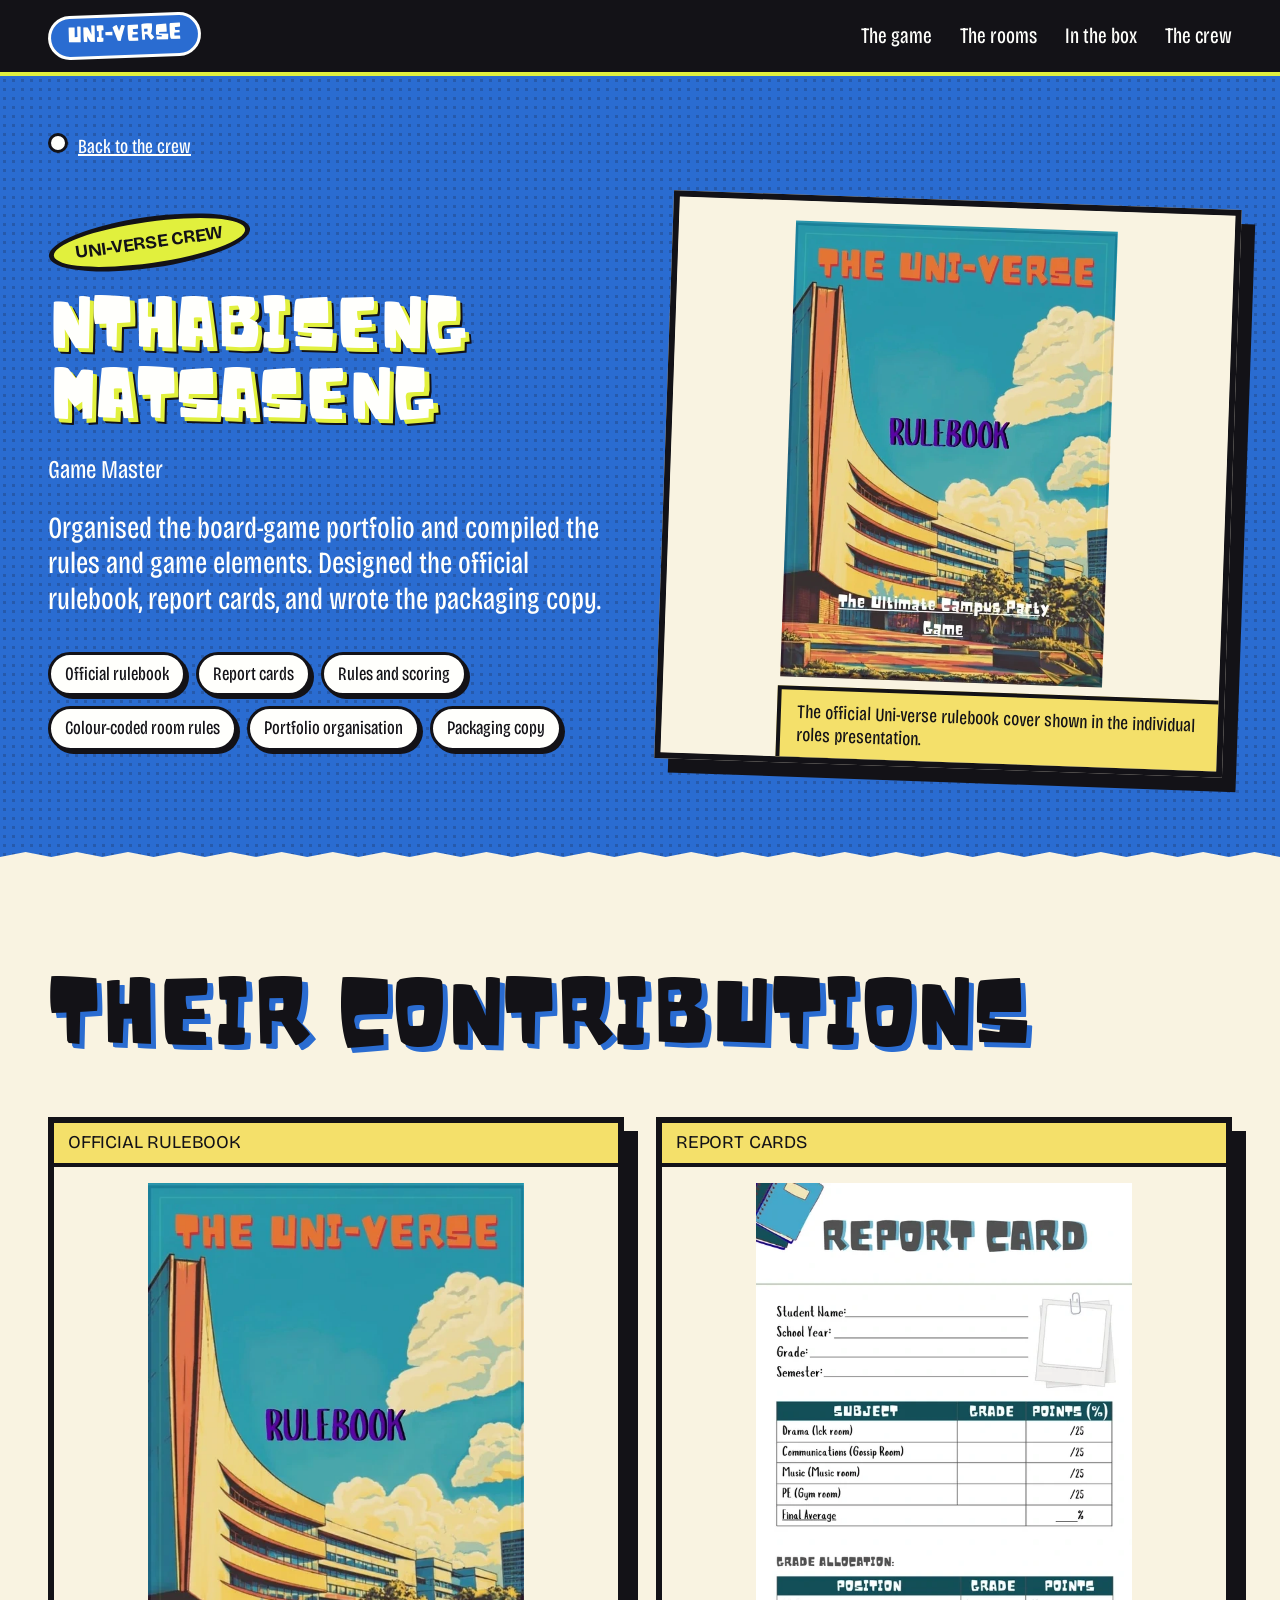
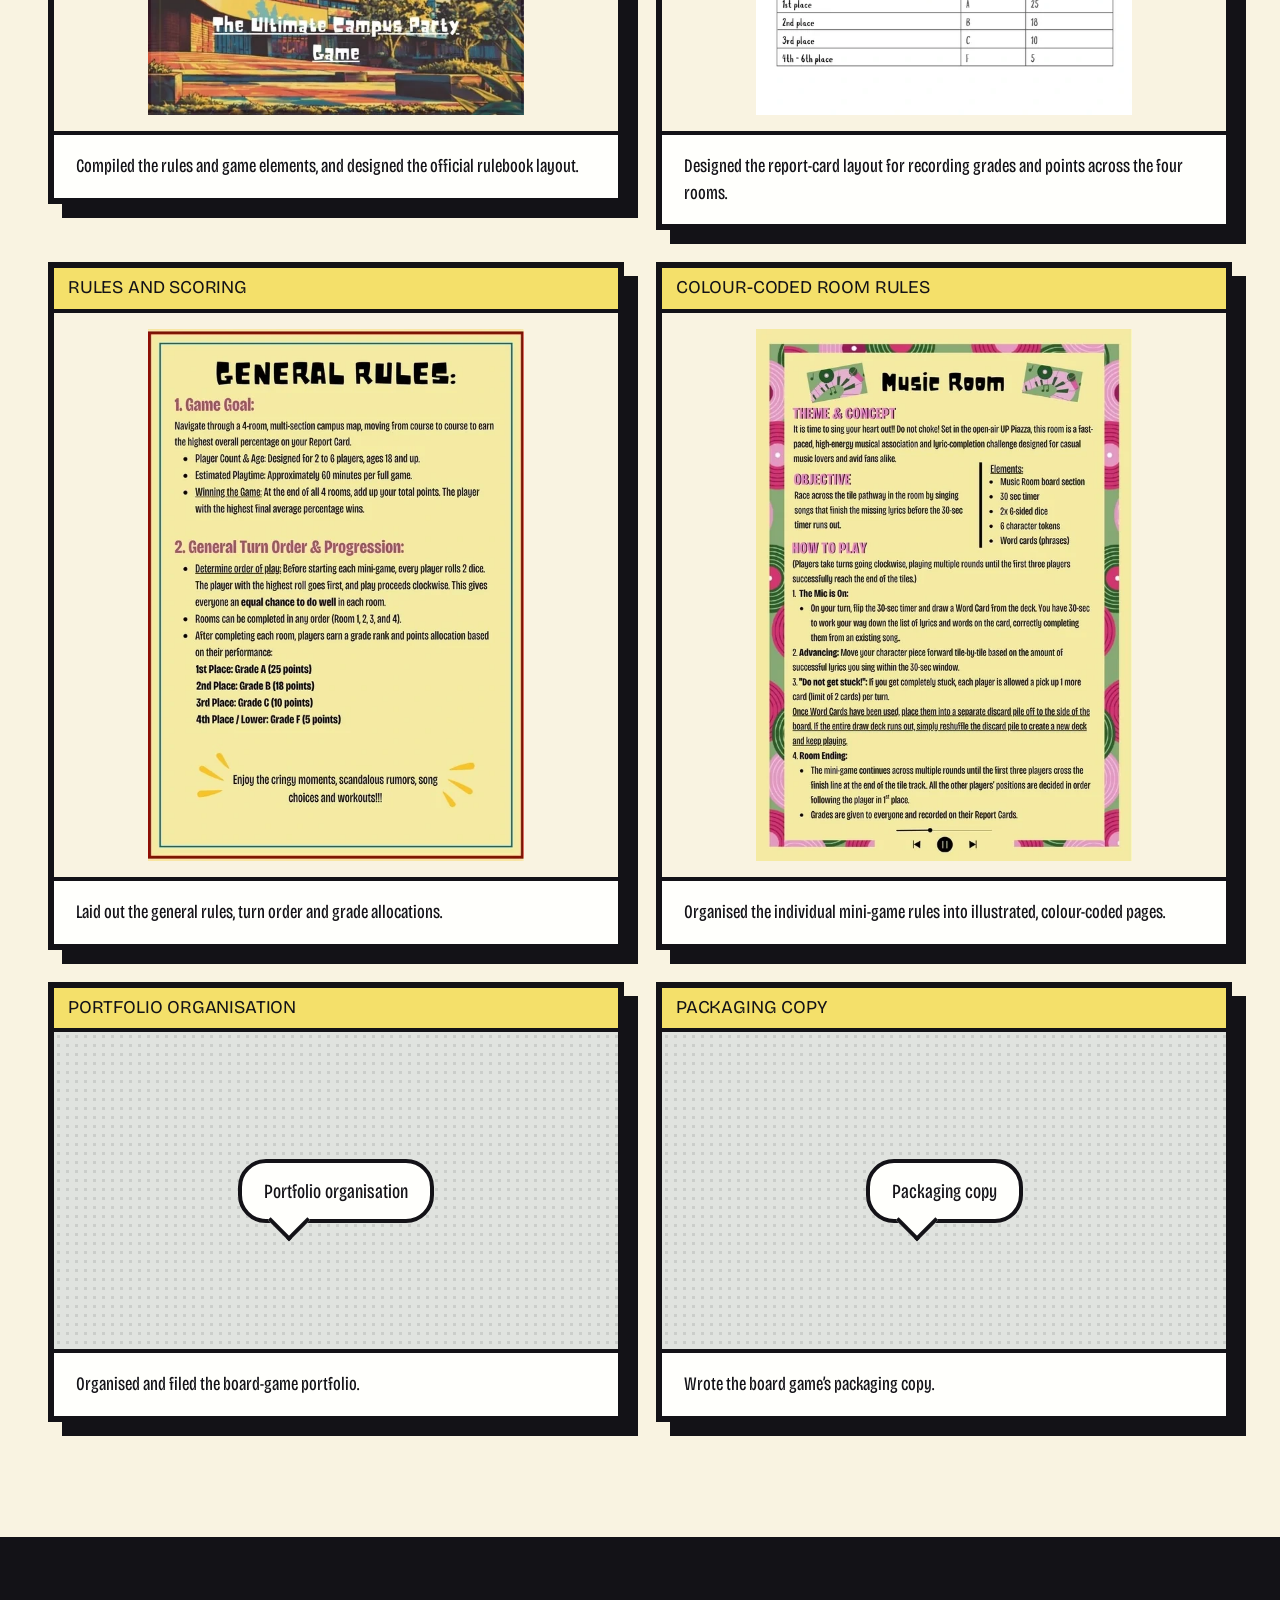
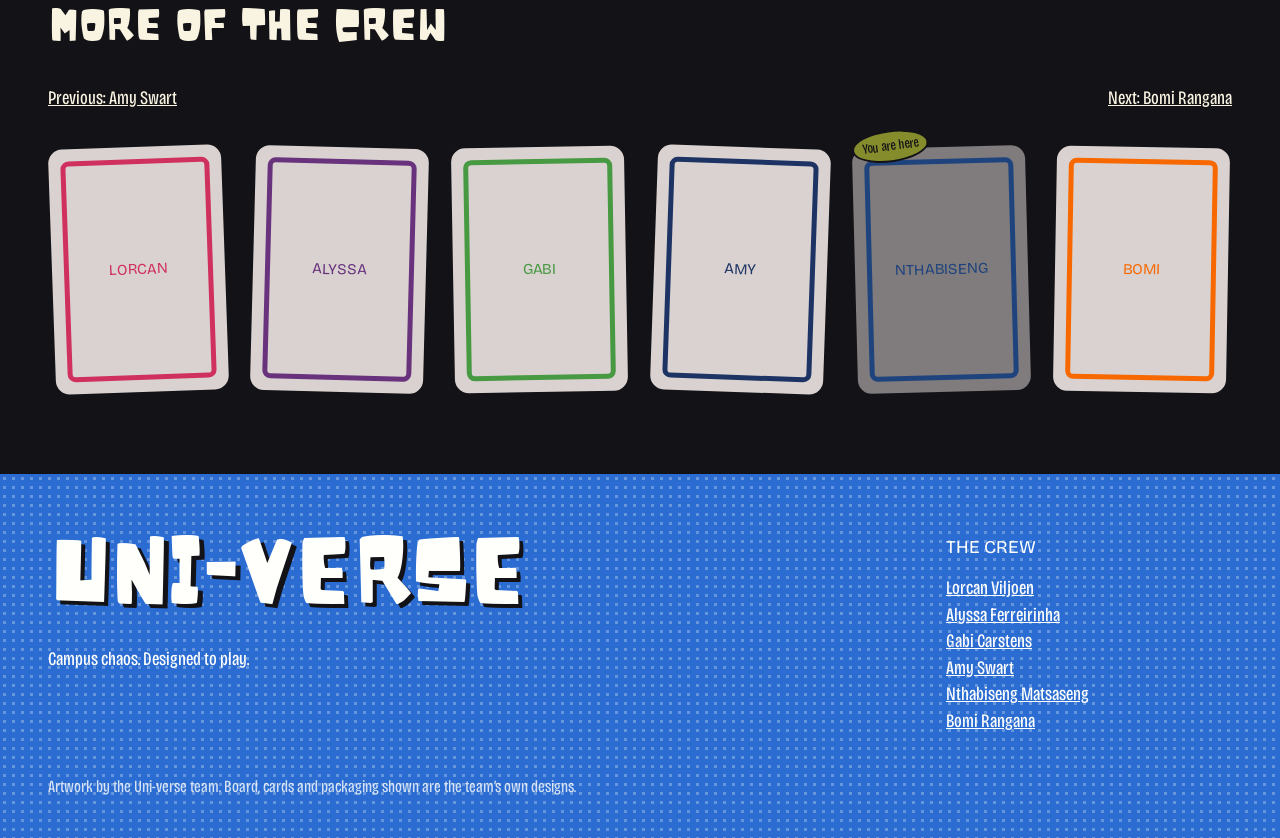
<file: members/thabi.html>
<!doctype html>
<html lang="en">
  <head>
    <meta charset="utf-8" />
    <meta name="viewport" content="width=device-width,initial-scale=1" />
    <title>Nthabiseng Matsaseng | Uni-verse</title>
    <meta
      name="description"
      content="Organised the board-game portfolio and compiled the rules and game elements. Designed the official rulebook, report cards, and wrote the packaging copy."
    />

    <link rel="stylesheet" href="../style.css" />
  </head>
  <body style="--m: var(--blue); --m2: var(--lime)">
    <a class="skip" href="#main">Skip to content</a>
    <header>
      <div class="container nav">
        <a class="wordmark" href="../index.html">Uni-verse</a>
        <nav aria-label="Main navigation">
          <a href="../index.html#game">The game</a
          ><a href="../index.html#rooms">The rooms</a
          ><a href="../index.html#box">In the box</a
          ><a href="../index.html#crew">The crew</a>
        </nav>
        <details class="mobile-menu">
          <summary class="button">Menu</summary>
          <nav aria-label="Mobile navigation">
            <a href="../index.html#game">The game</a
            ><a href="../index.html#rooms">The rooms</a
            ><a href="../index.html#box">In the box</a
            ><a href="../index.html#crew">The crew</a>
          </nav>
        </details>
      </div>
    </header>
    <main id="main">
      <section class="member-cover dots">
        <div class="container">
          <a class="back" href="../index.html#crew">Back to the crew</a>
          <div class="split">
            <div>
              <span class="sticker crew-sticker">Uni-verse crew</span>
              <h1 class="member-name">Nthabiseng Matsaseng</h1>
              <p class="member-role">Game Master</p>
              <p class="lead">
                Organised the board-game portfolio and compiled the rules and
                game elements. Designed the official rulebook, report cards, and
                wrote the packaging copy.
              </p>
              <div class="chips">
                <a href="#rulebook">Official rulebook</a
                ><a href="#report-cards">Report cards</a
                ><a href="#general-rules">Rules and scoring</a
                ><a href="#room-rules">Colour-coded room rules</a
                ><a href="#portfolio">Portfolio organisation</a
                ><a href="#packaging-copy">Packaging copy</a>
              </div>
            </div>
            <figure class="panel signature">
              <img
                class=""
                src="../assets/rulebook-final-front.webp"
                alt="Official Uni-verse rulebook front cover with illustrated campus buildings."
                fetchpriority="high"
                decoding="async"
              />
              <figcaption class="caption">
                The official Uni-verse rulebook cover shown in the individual
                roles presentation.
              </figcaption>
            </figure>
          </div>
        </div>
      </section>
      <section class="contributions band">
        <div class="container">
          <h2>Their contributions</h2>
          <div class="contribution-grid">
            <article
              id="rulebook"
              class="panel contribution type-image"
              style="--span: 6"
            >
              <h3 class="caption">Official rulebook</h3>
              <div class="art art-image">
                <a
                  class="zoom"
                  href="../assets/rulebook-final-front.webp"
                  aria-label="Enlarge Official Uni-verse rulebook front cover with illustrated campus buildings."
                >
                  <img
                    class=""
                    src="../assets/rulebook-final-front.webp"
                    alt="Official Uni-verse rulebook front cover with illustrated campus buildings."
                    loading="lazy"
                    decoding="async"
                  /><span class="zoom-plus" aria-hidden="true">+</span>
                </a>
              </div>
              <p class="panel-text">
                Compiled the rules and game elements, and designed the official
                rulebook layout.
              </p>
            </article>
            <article
              id="report-cards"
              class="panel contribution type-image"
              style="--span: 6"
            >
              <h3 class="caption">Report cards</h3>
              <div class="art art-image">
                <a
                  class="zoom"
                  href="../assets/report-card-final.webp"
                  aria-label="Enlarge Official Uni-verse report card with student details, four subjects and grade allocation."
                >
                  <img
                    class=""
                    src="../assets/report-card-final.webp"
                    alt="Official Uni-verse report card with student details, four subjects and grade allocation."
                    loading="lazy"
                    decoding="async"
                  /><span class="zoom-plus" aria-hidden="true">+</span>
                </a>
              </div>
              <p class="panel-text">
                Designed the report-card layout for recording grades and points
                across the four rooms.
              </p>
            </article>
            <article
              id="general-rules"
              class="panel contribution type-image"
              style="--span: 6"
            >
              <h3 class="caption">Rules and scoring</h3>
              <div class="art art-image">
                <a
                  class="zoom"
                  href="../assets/rulebook-general.webp"
                  aria-label="Enlarge General rules with player count, turn order and grade allocations."
                >
                  <img
                    class=""
                    src="../assets/rulebook-general.webp"
                    alt="General rules with player count, turn order and grade allocations."
                    loading="lazy"
                    decoding="async"
                  /><span class="zoom-plus" aria-hidden="true">+</span>
                </a>
              </div>
              <p class="panel-text">
                Laid out the general rules, turn order and grade allocations.
              </p>
            </article>
            <article
              id="room-rules"
              class="panel contribution type-image"
              style="--span: 6"
            >
              <h3 class="caption">Colour-coded room rules</h3>
              <div class="art art-image">
                <a
                  class="zoom"
                  href="../assets/rulebook-music.webp"
                  aria-label="Enlarge Illustrated Music Room rules."
                >
                  <img
                    class=""
                    src="../assets/rulebook-music.webp"
                    alt="Illustrated Music Room rules."
                    loading="lazy"
                    decoding="async"
                  /><span class="zoom-plus" aria-hidden="true">+</span>
                </a>
              </div>
              <p class="panel-text">
                Organised the individual mini-game rules into illustrated,
                colour-coded pages.
              </p>
            </article>
            <article
              id="portfolio"
              class="panel contribution type-text"
              style="--span: 6"
            >
              <h3 class="caption">Portfolio organisation</h3>
              <div class="art art-empty">
                <p class="bubble">Portfolio organisation</p>
              </div>
              <p class="panel-text">
                Organised and filed the board-game portfolio.
              </p>
            </article>
            <article
              id="packaging-copy"
              class="panel contribution type-text"
              style="--span: 6"
            >
              <h3 class="caption">Packaging copy</h3>
              <div class="art art-empty">
                <p class="bubble">Packaging copy</p>
              </div>
              <p class="panel-text">Wrote the board game’s packaging copy.</p>
            </article>
          </div>
        </div>
      </section>
      <section class="crew-strip">
        <div class="container">
          <h2>More of the crew</h2>
          <div class="prev-next">
            <a href="amy.html">Previous: Amy Swart</a
            ><a href="bomi.html">Next: Bomi Rangana</a>
          </div>
          <div class="mini-grid">
            <a
              href="../members/lorcan.html"
              class="member-card mini"
              style="--m: var(--gossip); --turn: -2deg"
            >
              <h3>Lorcan</h3>

              <div class="card-art">
                <img
                  class=""
                  src="../assets/room-gossip.webp"
                  alt="The Gossip Room: a pink and plum lecture hall with player seats and a whiteboard."
                  loading="lazy"
                  decoding="async"
                />
              </div>
              <ul>
                <li>Gossip game board</li>
                <li>Gossip playing cards</li>
                <li>Printing and 3D printing</li>
                <li>This website and the name Uni-verse</li>
                <li>Packaging construction with Alyssa</li>
              </ul>
              <span class="bubble card-cta">See Lorcan’s work</span>
            </a>

            <a
              href="../members/alyssa.html"
              class="member-card mini"
              style="--m: var(--ick); --turn: 1.5deg"
            >
              <h3>Alyssa</h3>

              <div class="card-art">
                <img
                  class=""
                  src="../assets/packaging-campus-building.webp"
                  alt="Packaging illustration of a curved university building under a bright comic-style sky."
                  loading="lazy"
                  decoding="async"
                />
              </div>
              <ul>
                <li>The final board, designed and printed</li>
                <li>Board game illustration</li>
                <li>Packaging illustrations</li>
                <li>Packaging construction with Lorcan</li>
              </ul>
              <span class="bubble card-cta">See Alyssa’s work</span>
            </a>

            <a
              href="../members/gabby.html"
              class="member-card mini"
              style="--m: var(--music); --turn: -1deg"
            >
              <h3>Gabi</h3>

              <div class="card-art">
                <img
                  class=""
                  src="../assets/music-board-final.webp"
                  alt="Music Room board with a curved numbered track and pink card area."
                  loading="lazy"
                  decoding="async"
                />
              </div>
              <ul>
                <li>Team organisation and meeting notes</li>
                <li>Task coordination</li>
                <li>Music Room board and word cards</li>
                <li>Board construction</li>
              </ul>
              <span class="bubble card-cta">See Gabi’s work</span>
            </a>

            <a
              href="../members/amy.html"
              class="member-card mini"
              style="--m: var(--gym); --turn: 2deg"
            >
              <h3>Amy</h3>

              <div class="card-art">
                <img
                  class=""
                  src="../assets/room-gym.webp"
                  alt="The Gym: a navy track with hand-lettered fitness challenge tiles."
                  loading="lazy"
                  decoding="async"
                />
              </div>
              <ul>
                <li>Gym game and Fitness Journey cards</li>
                <li>Gym Bro model design</li>
                <li>Clay weights, balancing boards and painting</li>
              </ul>
              <span class="bubble card-cta">See Amy’s work</span>
            </a>

            <div
              aria-current="page"
              class="member-card mini"
              style="--m: var(--blue); --turn: -1.5deg"
            >
              <span class="here">You are here</span>

              <h3>Nthabiseng</h3>

              <div class="card-art">
                <img
                  class=""
                  src="../assets/rulebook-final-front.webp"
                  alt="Official Uni-verse rulebook front cover with illustrated campus buildings."
                  loading="lazy"
                  decoding="async"
                />
              </div>
              <ul>
                <li>Official rulebook and report cards</li>
                <li>Portfolio and game rules</li>
                <li>Packaging copy</li>
              </ul>
              <span class="bubble card-cta">See Nthabiseng’s work</span>
            </div>

            <a
              href="../members/bomi.html"
              class="member-card mini"
              style="--m: var(--orange); --turn: 1deg"
            >
              <h3>Bomi</h3>

              <div class="card-art">
                <img
                  class=""
                  src="../assets/ick-board-cutout.webp"
                  alt="ick board cutout"
                  loading="lazy"
                  decoding="async"
                />
              </div>
              <ul>
                <li>Ick Board and card layout</li>
                <li>Game rules and scoring</li>
                <li>Portfolio organisation and Gym Bro painting</li>
              </ul>
              <span class="bubble card-cta">See Bomi’s work</span>
            </a>
          </div>
        </div>
      </section>
    </main>
    <footer class="dots-light">
      <div class="container footer-grid">
        <div>
          <a class="footer-logo" href="../index.html">Uni-verse</a>
          <p>Campus chaos. Designed to play.</p>
        </div>
        <div>
          <h3>The crew</h3>
          <a href="../members/lorcan.html">Lorcan Viljoen</a
          ><a href="../members/alyssa.html">Alyssa Ferreirinha</a
          ><a href="../members/gabby.html">Gabi Carstens</a
          ><a href="../members/amy.html">Amy Swart</a
          ><a href="../members/thabi.html">Nthabiseng Matsaseng</a
          ><a href="../members/bomi.html">Bomi Rangana</a>
        </div>
        <small
          >Artwork by the Uni-verse team. Board, cards and packaging shown are
          the team’s own designs.</small
        >
      </div>
    </footer>
  </body>
</html>
</file>
<file: style.css>
/* src/styles/tokens.css */
@font-face {
  font-family: "Noot";
  font-style: normal;
  font-weight: 400;
  font-display: swap;
  src: url(assets/fonts/noot-regular.ttf) format("truetype");
}

@font-face {
  font-family: "Bricolage Grotesque";
  font-style: normal;
  font-display: swap;
  font-weight: 200 800;
  font-stretch: 75% 100%;
  src: url(assets/fonts/bricolage-grotesque.ttf) format("truetype");
}
:root {
  --orange: #f76801;
  --blue: #2a6cd1;
  --green: #00a058;
  --lime: #e1f03d;
  --hot-pink: #f648bd;
  --white: #fffffc;
  --ink: #131217;
  --paper: #f9f3e1;
  --grass: #a2d1a9;
  --caption: #f4e06a;
  --burst: #fbc12a;
  --ick: #68327d;
  --ick-orange: #e8a573;
  --gossip: #d0305d;
  --gossip-plum: #792564;
  --gossip-blush: #e6bfce;
  --music: #479942;
  --music-pink: #dc4b81;
  --music-mint: #bddebe;
  --gym: #1c3363;
  --gym-yellow: #f3bd3a;
  --card-grey: #d9d2d0;
  --shadow: 8px 8px 0 var(--ink);
  --display:
    "Noot",
    "Arial Black",
    Impact,
    sans-serif;
  --body:
    "Bricolage Grotesque",
    Arial,
    sans-serif;
  --hand: "Bricolage Grotesque", Arial, sans-serif;
}

/* src/styles/base.css */
* {
  box-sizing: border-box;
}
html {
  scroll-behavior: smooth;
  overflow-x: clip;
  scroll-padding-top: 100px;
}
body {
  margin: 0;
  background: var(--paper);
  color: var(--ink);
  font: clamp(19px, 1.35vw, 22px)/1.4 var(--body);
  font-synthesis: none;
  font-stretch: condensed;
  font-variation-settings: "opsz" 36, "wdth" 75;
}
h1,
h2,
h3,
.button,
.wordmark,
.sticker,
.room-pill,
.footer-logo {
  font-family: var(--display);
  font-weight: 400;
  font-stretch: normal;
  font-variation-settings: normal;
  text-transform: uppercase;
  letter-spacing: -0.01em;
}
h1,
h2,
h3,
p,
figure {
  margin: 0;
}
h2 {
  font-size: clamp(40px, 7vw, 104px);
  line-height: 1;
  overflow-wrap: normal;
  margin-bottom: 28px;
}
h3 {
  font-size: clamp(24px, 3.4vw, 48px);
  line-height: 1.05;
}
p {
  max-width: 34em;
  margin: 18px 0;
}
a {
  color: inherit;
}
button {
  font: inherit;
  cursor: pointer;
}
img {
  max-width: 100%;
  display: block;
  height: auto;
}
.zoom img {
  width: 100%;
  height: 100%;
  object-fit: cover;
}
a,
button {
  -webkit-tap-highlight-color: transparent;
}
a:focus-visible,
button:focus-visible {
  outline: 4px solid var(--blue);
  outline-offset: 5px;
}
header a:focus-visible,
.box a:focus-visible,
.crew-strip a:focus-visible {
  outline-color: var(--lime);
}
.container {
  max-width: 1280px;
  margin: auto;
  padding-inline: clamp(16px, 4vw, 48px);
  position: relative;
  z-index: 1;
}
.band {
  padding-block: clamp(64px, 9vw, 144px);
  position: relative;
}
.band:before {
  content: "";
  position: absolute;
  left: 0;
  right: 0;
  top: -12px;
  height: 14px;
  background: inherit;
  clip-path: polygon(0 100%, 0 35%, 2% 0, 4% 35%, 6% 0, 8% 35%, 10% 0, 12% 35%, 14% 0, 16% 35%, 18% 0, 20% 35%, 22% 0, 24% 35%, 26% 0, 28% 35%, 30% 0, 32% 35%, 34% 0, 36% 35%, 38% 0, 40% 35%, 42% 0, 44% 35%, 46% 0, 48% 35%, 50% 0, 52% 35%, 54% 0, 56% 35%, 58% 0, 60% 35%, 62% 0, 64% 35%, 66% 0, 68% 35%, 70% 0, 72% 35%, 74% 0, 76% 35%, 78% 0, 80% 35%, 82% 0, 84% 35%, 86% 0, 88% 35%, 90% 0, 92% 35%, 94% 0, 96% 35%, 98% 0, 100% 35%, 100% 100%);
}
.lead {
  font-size: clamp(24px, 2.4vw, 34px);
  line-height: 1.15;
  margin: 24px 0 36px;
}
.split {
  display: grid;
  grid-template-columns: minmax(0, 1fr) minmax(0, 1fr);
  gap: 48px;
  align-items: center;
}
.dots,
.dots-light {
  position: relative;
  isolation: isolate;
}
.dots:before,
.dots-light:before {
  content: "";
  position: absolute;
  inset: 0;
  z-index: -1;
  pointer-events: none;
  background-image:
    radial-gradient(
      circle,
      rgba(19, 18, 23, 0.2) 1.7px,
      transparent 2px);
  background-size: 9px 9px;
}
.dots-light:before {
  background-image:
    radial-gradient(
      circle,
      rgba(255, 255, 252, 0.28) 1.7px,
      transparent 2px);
}
h3,
.lead,
.caption,
.member-role {
  font-family: var(--hand);
  font-weight: 400;
  font-variation-settings: normal;
}
.button,
.sticker,
.room-pill {
  font-family: var(--body);
  font-weight: 700;
}
summary {
  cursor: pointer;
}
summary:focus-visible {
  outline: 4px solid var(--blue);
  outline-offset: 5px;
}

/* src/styles/navigation.css */
header {
  height: 76px;
  background: var(--ink);
  border-bottom: 4px solid var(--lime);
  position: sticky;
  top: 0;
  z-index: 50;
  color: var(--white);
}
.nav {
  height: 100%;
  display: flex;
  justify-content: space-between;
  align-items: center;
  gap: 20px;
}
.wordmark {
  background: var(--blue);
  border: 3px solid var(--white);
  border-radius: 999px;
  font-size: 22px;
  line-height: 1;
  padding: 8px 16px;
  text-decoration: none;
  transform: rotate(-2deg);
  white-space: nowrap;
}
.nav nav {
  display: flex;
  gap: 28px;
  font-size: 22px;
}
.nav nav a {
  text-decoration: none;
}
.nav nav a:hover,
footer a:hover,
.prev-next a:hover {
  color: var(--lime);
  text-decoration: underline;
  text-decoration-thickness: 4px;
  text-underline-offset: 6px;
}
.button {
  display: inline-flex;
  align-items: center;
  justify-content: center;
  text-align: center;
  text-decoration: none;
  font-size: 18px;
  line-height: 1.2;
  padding: 16px 26px;
  border: 4px solid var(--ink);
  border-radius: 999px;
  background: var(--lime);
  color: var(--ink);
  box-shadow: 6px 6px 0 var(--ink);
  transition: transform 0.12s, box-shadow 0.12s;
  min-height: 44px;
}
.button:hover {
  transform: translate(-2px, -2px);
  box-shadow: 8px 8px 0 var(--ink);
}
.button:active {
  transform: translate(4px, 4px);
  box-shadow: 2px 2px 0 var(--ink);
}
.secondary {
  background: var(--white);
}
.small {
  font-size: 13px;
  padding: 8px 14px;
}
.buttons {
  display: flex;
  gap: 16px;
  flex-wrap: wrap;
}
.mobile-menu {
  display: none;
}
.skip {
  position: fixed;
  top: -100px;
  background: var(--lime);
  padding: 16px;
  z-index: 100;
}
.skip:focus {
  top: 8px;
}
.panel {
  position: relative;
  border: 6px solid var(--ink);
  box-shadow: 14px 14px 0 var(--ink);
  background: var(--paper);
  overflow: hidden;
}
.caption {
  background: var(--caption);
  color: var(--ink);
  border: 4px solid var(--ink);
  padding: 10px 16px;
  font-size: 20px;
  line-height: 1.25;
}
.burst {
  width: 150px;
  position: absolute;
  pointer-events: none;
}
.mobile-menu {
  position: relative;
}
.mobile-menu nav {
  position: absolute;
  right: 0;
  top: calc(100% + 12px);
  width: 230px;
  flex-direction: column;
  gap: 18px;
  padding: 24px;
  background: var(--ink);
  border: 3px solid var(--lime);
}

/* src/styles/homepage.css */
.hero {
  background: var(--orange);
  color: var(--white);
  padding: 100px 0 120px;
  overflow: hidden;
}
.hero .split {
  min-height: 540px;
}
.title-slab {
  position: relative;
  background: var(--blue);
  border-radius: 36px;
  padding: 48px 24px 44px;
  animation: pop 0.26s both;
}
.title-slab h1 {
  font-size: clamp(64px, 9.5vw, 142px);
  line-height: 0.86;
  text-align: center;
}
.sticker {
  display: inline-grid;
  place-items: center;
  padding: 0.55em 1.2em;
  border: 5px solid var(--green);
  border-radius: 50%;
  background: var(--lime);
  color: var(--green);
  font-size: 22px;
  line-height: 1.2;
  transform: rotate(-8deg);
}
.title-slab > .sticker {
  position: absolute;
  top: -38px;
  left: 40px;
}
.slab-burst {
  left: -65px;
  bottom: -55px;
  color: var(--lime);
}
.hero-board {
  transform: rotate(-3deg);
  aspect-ratio: 1;
  animation: board-in 0.38s 0.16s both;
}
.hero-board > img {
  width: 100%;
  height: 100%;
  object-fit: cover;
}
.hero-pink {
  color: var(--hot-pink);
  width: 300px;
  left: 18%;
  bottom: -150px;
}
.room-pill {
  display: inline-flex;
  padding: 8px 14px;
  border: 3px solid var(--ink);
  border-radius: 999px;
  box-shadow: 4px 4px 0 var(--ink);
  font-size: 15px;
  line-height: 1.2;
  color: var(--white);
  text-decoration: none;
  min-height: 44px;
  align-items: center;
  background: var(--music);
}
.hero-board .room-pill {
  position: absolute;
}
.room-pill:hover,
.room-pill[aria-pressed=true] {
  background: var(--lime);
  color: var(--ink);
}
.pill-ick,
.key-ick {
  background: var(--ick);
}
.pill-ick {
  left: 6%;
  top: 4%;
  transform: rotate(-6deg);
}
.pill-gossip,
.key-gossip {
  background: var(--gossip);
}
.pill-gossip {
  right: 4%;
  top: 42%;
  transform: rotate(5deg);
}
.pill-gym,
.key-gym {
  background: var(--gym-yellow);
  color: var(--ink);
}
.pill-gym {
  left: 4%;
  bottom: 44%;
  transform: rotate(4deg);
}
.pill-music {
  right: 6%;
  bottom: 5%;
  transform: rotate(-4deg);
}
.game {
  background: var(--blue);
  color: var(--white);
}
.ring {
  position: relative;
  z-index: 0;
}
.ring:before {
  content: "";
  position: absolute;
  z-index: -1;
  border: 6px solid var(--green);
  border-radius: 50%;
  width: 46%;
  height: 130%;
  left: -3%;
  top: -15%;
  transform: rotate(-4deg);
}
.facts {
  display: grid;
  grid-template-columns: 1fr 1fr;
  gap: 36px 28px;
  max-width: 1000px;
  margin-top: 64px;
}
.fact {
  background: var(--white);
  color: var(--ink);
  border: 4px solid var(--ink);
  box-shadow: var(--shadow);
  padding: 24px 28px;
  transform: rotate(-1deg);
}
.fact:nth-child(even) {
  transform: rotate(1deg);
}
.fact-label {
  display: table;
  border: 3px solid var(--ink);
  background: var(--orange);
  color: var(--ink);
  border-radius: 999px;
  padding: 4px 16px;
  margin-top: -48px;
  margin-bottom: 22px;
  font-size: 22px;
}
.fact h3 {
  font-size: clamp(26px, 3.1vw, 44px);
}
.fact p {
  margin-bottom: 0;
}
.bubble {
  background: var(--white);
  border: 4px solid var(--ink);
  border-radius: 28px;
  padding: 14px 22px;
  color: var(--ink);
  position: relative;
  text-align: center;
}
.bubble:after {
  content: "";
  position: absolute;
  width: 26px;
  height: 26px;
  background: var(--white);
  border-right: 4px solid var(--ink);
  border-bottom: 4px solid var(--ink);
  transform: rotate(45deg);
  bottom: -16px;
  left: 32px;
}
.who {
  display: flex;
  align-items: center;
  gap: 48px;
  margin-top: 56px;
}
.who .bubble {
  text-align: left;
  max-width: 720px;
}
.who h3 {
  font-size: 18px;
}
.who img {
  width: 180px;
  transform: rotate(8deg);
}
.rooms,
.contributions {
  background: var(--paper);
}
.rooms h2 {
  text-shadow: 0.06em 0.06em var(--lime);
}
.room-grid {
  position: relative;
  aspect-ratio: 16/11;
  background: var(--ink);
  box-shadow: 14px 14px var(--ink);
  border: 6px solid var(--ink);
}
.room {
  position: absolute;
  inset: 0;
}
.room-content {
  position: absolute;
  overflow: hidden;
}
.room-content > img {
  width: 100%;
  height: 100%;
  object-fit: cover;
  transition: transform 0.3s;
}
.room-content:hover > img {
  transform: scale(1.04);
}
.room-ick {
  clip-path: polygon(0 0, 56% 0, 51% 47%, 0 50%);
}
.room-gossip {
  clip-path: polygon(57.2% 0, 100% 0, 100% 53%, 52.2% 47.8%);
}
.room-gym {
  clip-path: polygon(0 51.4%, 50.9% 48.4%, 44% 100%, 0 100%);
}
.room-music {
  clip-path: polygon(52.1% 49.2%, 100% 54.4%, 100% 100%, 45.2% 100%);
}
.room-ick .room-content {
  left: 0;
  top: 0;
  width: 56%;
  height: 50%;
}
.room-gossip .room-content {
  left: 52%;
  top: 0;
  width: 48%;
  height: 53%;
}
.room-gym .room-content {
  left: 0;
  top: 48%;
  width: 51%;
  height: 52%;
}
.room-music .room-content {
  left: 45%;
  top: 49%;
  width: 55%;
  height: 51%;
}
.room-caption {
  position: absolute;
  top: 0;
  left: 0;
  background: var(--ick-orange);
  border: 4px solid var(--ink);
  padding: 12px 16px;
  display: grid;
  gap: 10px;
}
.room-caption h3 {
  font-size: 22px;
}
.room-gossip .room-caption {
  left: auto;
  right: 0;
  background: var(--gossip-blush);
}
.room-gym .room-caption {
  top: auto;
  bottom: 0;
  background: var(--gym-yellow);
}
.room-music .room-caption {
  top: auto;
  bottom: 0;
  left: auto;
  right: 0;
  background: var(--music-mint);
}
.room-bubble {
  position: absolute;
  font-size: 20px;
  line-height: 1.1;
  max-width: 230px;
  bottom: 35px;
  left: 18px;
  margin: 0;
}
.room-ick .room-bubble {
  left: auto;
  right: 16%;
  bottom: 30px;
}
.room-gossip .room-bubble {
  left: 20%;
  bottom: 45px;
}
.room-gym .room-bubble {
  top: 70px;
  bottom: auto;
  left: 26%;
  max-width: 220px;
}
.room-music .room-bubble {
  top: 80px;
  bottom: auto;
  left: 30%;
  max-width: 240px;
}
.report {
  background: var(--green);
  color: var(--white);
}
.callout {
  display: inline-block;
  transform: rotate(-2deg);
  font-family: var(--display);
}
.report-art {
  max-width: 420px;
  justify-self: center;
  transform: rotate(3deg);
}
.box {
  background: var(--ink);
  color: var(--paper);
}
.box h2 {
  text-shadow: 0.06em 0.06em var(--orange);
}
.packaging-row {
  display: grid;
  grid-template-columns: 2fr 1fr;
  gap: 48px;
  align-items: center;
}
.packaging-feature {
  border-color: var(--paper);
  box-shadow: 14px 14px var(--orange);
}
.packaging-feature .caption {
  position: absolute;
  bottom: -4px;
  left: -4px;
}
.packaging-feature img {
  aspect-ratio: 1652/1041;
}
.card-fan {
  display: flex;
  justify-content: center;
  align-items: center;
  margin: 96px auto 56px;
  padding: 0 35px;
}
.fan-card {
  flex: none;
  width: clamp(120px, 15vw, 210px) !important;
  aspect-ratio: 5/7;
  border: 4px solid var(--paper) !important;
  border-radius: 14px;
  box-shadow: 8px 8px var(--orange);
  overflow: hidden;
  margin-left: -4.5%;
  transform: rotate(var(--rotation)) translateY(var(--lift));
  transition: transform 0.16s;
}
.fan-card:first-child {
  margin-left: 0;
}
.fan-0 {
  --rotation: -14deg;
  --lift: 30px;
}
.fan-1 {
  --rotation: -7deg;
  --lift: 10px;
}
.fan-2 {
  --rotation: 0deg;
  --lift: 0px;
}
.fan-3 {
  --rotation: 7deg;
  --lift: 10px;
}
.fan-4 {
  --rotation: 14deg;
  --lift: 30px;
}
.fan-card:hover,
.fan-card:focus-visible {
  transform: rotate(var(--rotation)) translateY(-24px);
  z-index: 3;
}
.fan-2 img {
  object-position: 100% 50%;
}
.center {
  text-align: center;
  margin-inline: auto;
}
.rulebook-row {
  display: grid;
  grid-template-columns: 1fr 2fr;
  gap: 48px;
  align-items: center;
  margin-top: 96px;
}
.covers {
  display: flex;
  gap: 24px;
  min-width: 0;
}
.covers > .zoom {
  width: calc((100% - 48px) / 3);
  border: 4px solid var(--paper);
  box-shadow: 8px 8px var(--hot-pink);
  transform: rotate(-4deg);
}
.covers > .zoom:nth-child(2) {
  transform: rotate(2deg) translateY(-20px);
}
.covers > .zoom:nth-child(3) {
  transform: rotate(-1deg);
}
.small-dice {
  width: 110px;
}
.crew {
  background:
    repeating-conic-gradient(
      from 0deg at 50% 110%,
      #f648bd 0deg 7deg,
      #f45cc6 7deg 14deg);
}
.crew h2,
.crew > .container > .lead {
  color: var(--white);
  text-shadow: 3px 3px var(--ink);
}
.crew-grid {
  display: grid;
  grid-template-columns: repeat(3, minmax(0, 1fr));
  gap: 40px;
  max-width: 1080px;
  margin: 64px auto 0;
}
.member-card {
  display: flex;
  flex-direction: column;
  position: relative;
  isolation: isolate;
  aspect-ratio: 5/7;
  padding: 26px;
  background: var(--card-grey);
  border: 4px solid var(--ink);
  border-radius: 18px;
  box-shadow: var(--shadow);
  color: var(--ink);
  text-decoration: none;
  transform: rotate(var(--turn));
  transition: transform 0.16s, box-shadow 0.16s;
  min-width: 0;
}
.member-card:before {
  content: "";
  position: absolute;
  inset: 12px;
  border: 5px solid var(--m);
  border-radius: 8px;
  z-index: -1;
  pointer-events: none;
}
.member-card h3 {
  font-size: clamp(24px, 2.5vw, 36px);
  color: var(--m);
  text-align: center;
  margin: 6px 0 18px;
}
.card-art {
  aspect-ratio: 4/3;
  border: 3px solid var(--ink);
  border-radius: 6px;
  overflow: hidden;
  background: var(--gossip-blush);
}
.card-art img {
  width: 100%;
  height: 100%;
  object-fit: contain;
}
.member-card ul {
  font-size: 18px;
  line-height: 1.25;
  padding-left: 20px;
  margin: 16px 0 24px;
}
.member-card li::marker {
  color: var(--m);
}
.card-cta {
  font-size: 18px;
  padding: 8px 12px;
  margin-top: auto;
}
.member-card:hover {
  transform: rotate(0) translate(-4px, -8px);
  box-shadow: 14px 16px var(--ink);
}
.member-card:focus-visible {
  outline: 5px solid var(--lime);
  outline-offset: 6px;
}
.face-down {
  background: var(--m);
  background-image:
    radial-gradient(
      circle,
      rgba(255, 255, 252, 0.28) 1.7px,
      transparent 2px);
  background-size: 9px 9px;
  justify-content: center;
  align-items: center;
  color: var(--white);
}
.face-down:before {
  border-color: var(--white);
}
.face-down h3 {
  font-size: 22px;
  color: var(--white);
  text-shadow: 3px 3px var(--ink);
  margin: 36px 0 0;
}
.face-down > p {
  font-size: 18px;
}
.question {
  font: 96px/1 var(--display);
  width: 74%;
  aspect-ratio: 1.15;
  display: grid;
  place-items: center;
  color: var(--m);
  padding: 12px;
}
.rulebook-pages {
  margin-top: 40px;
  padding-top: 24px;
  border-top: 2px solid currentColor;
}
.rulebook-pages summary {
  cursor: pointer;
  font-family: var(--hand);
  font-weight: 400;
  font-size: 26px;
}
.rulebook-grid {
  display: grid;
  grid-template-columns: repeat(auto-fit, minmax(min(100%, 220px), 1fr));
  gap: 24px;
  margin-top: 24px;
}
.rulebook-grid figure {
  min-width: 0;
}
.rulebook-grid img {
  width: 100%;
  height: auto;
}
.rulebook-grid figcaption {
  margin-top: 10px;
}
.covers img,
.report-art img {
  object-fit: contain;
}
.room-music .room-content > img {
  object-fit: contain;
  background: var(--music-mint);
}
.card-role {
  color: var(--ink);
}
.member-card h3 {
  overflow-wrap: anywhere;
}
.hero .lead,
.hero .lead + p {
  margin-left: 0;
  margin-right: 0;
  text-align: left;
  width: 100%;
  max-width: none;
}
.hero .slab-burst {
  width: 90px;
  left: -34px;
  bottom: 20px;
}

/* src/styles/members.css */
.member-cover {
  background: var(--m);
  color: var(--white);
  padding: 56px 0 96px;
  overflow: hidden;
}
.back {
  display: block;
  margin-bottom: 40px;
  font-size: 20px;
}
.back:before {
  content: "";
  display: inline-block;
  width: 14px;
  height: 14px;
  border: 3px solid var(--ink);
  background: var(--white);
  border-radius: 50%;
  margin-right: 10px;
}
.crew-sticker {
  color: var(--ink);
  border-color: var(--ink);
  font-size: 18px;
  margin-bottom: 28px;
}
.member-name {
  font-size: clamp(40px, 5.5vw, 84px);
  overflow-wrap: anywhere;
  line-height: 1;
  text-shadow: 0.06em 0.06em var(--m2), 0.09em 0.09em var(--ink);
}
.placeholder-name {
  font-size: clamp(44px, 6vw, 80px);
}
.chips {
  display: flex;
  flex-wrap: wrap;
  gap: 10px;
}
.chips a {
  padding: 6px 14px;
  border: 3px solid var(--ink);
  background: var(--white);
  color: var(--ink);
  border-radius: 999px;
  box-shadow: 3px 3px var(--ink);
  text-decoration: none;
  font-size: 19px;
}
.chips a:hover {
  background: var(--lime);
}
.signature {
  transform: rotate(2deg);
  aspect-ratio: 1;
}
.signature > img {
  height: 100%;
  width: 100%;
  object-fit: contain;
  padding: 20px 20px 80px;
  background: var(--paper);
}
.signature .caption {
  position: absolute;
  bottom: -4px;
  right: -4px;
  max-width: 80%;
  font-size: 19px;
}
.placeholder-cover {
  max-width: 320px;
  width: 100%;
  justify-self: center;
}
.placeholder-cover .member-card {
  pointer-events: none;
}
.contributions h2 {
  text-shadow: 0.06em 0.06em var(--m);
}
.contribution-grid {
  display: grid;
  grid-template-columns: repeat(12, minmax(0, 1fr));
  gap: 32px;
  align-items: start;
  margin-top: 48px;
  grid-auto-flow: dense;
}
.contribution {
  grid-column: span var(--span);
}
.contribution > .caption {
  position: relative;
  z-index: 4;
  margin: -6px -6px 0;
  width: calc(100% + 12px);
  font-size: 18px;
}
.art {
  position: relative;
  overflow: hidden;
  aspect-ratio: 1;
  background: var(--paper);
}
.art > .zoom {
  height: 100%;
}
.panel-text {
  background: var(--white);
  border-top: 4px solid var(--ink);
  padding: 18px 22px;
  margin: 0;
  max-width: none;
}
.zoom {
  padding: 0;
  border: 0;
  background: transparent;
  display: block;
  position: relative;
  width: 100%;
  color: var(--ink);
}
.zoom-plus {
  position: absolute;
  bottom: 12px;
  right: 12px;
  width: 44px;
  height: 44px;
  border: 3px solid var(--ink);
  border-radius: 50%;
  background: var(--lime);
  font: 28px/38px var(--display);
  opacity: 0;
  transition: opacity 0.12s;
}
.zoom:hover > .zoom-plus,
.zoom:focus-visible > .zoom-plus {
  opacity: 1;
}
.zoom:focus-visible {
  outline: 4px solid var(--lime);
  outline-offset: -4px;
  z-index: 5;
}
.art-gossip {
  aspect-ratio: 4/3;
  background: var(--gossip-blush);
  padding: 28px;
}
.gossip-main img {
  object-fit: contain;
  transform: rotate(-3deg);
}
.inset {
  position: absolute;
  width: 30%;
  bottom: 20px;
  right: 20px;
  transform: rotate(4deg);
  border: 4px solid var(--ink);
  background: var(--caption);
}
.inset small {
  font-size: 16px;
  display: block;
  text-align: center;
}
.art-cards {
  aspect-ratio: 3/5;
  background: var(--gossip-plum);
}
.type-cards {
  grid-row: span 2;
}
.stack-card {
  position: absolute;
  width: 58%;
  height: auto !important;
  aspect-ratio: 496/700;
  border: 3px solid var(--ink);
  border-radius: 10px;
  overflow: hidden;
  box-shadow: 6px 6px var(--ink);
  transform: rotate(var(--r));
}
.stack-0 {
  left: 6%;
  top: 5%;
  --r: -8deg;
}
.stack-1 {
  left: 36%;
  top: 12%;
  --r: 6deg;
}
.stack-2 {
  left: 4%;
  top: 50%;
  --r: 5deg;
}
.stack-3 {
  left: 38%;
  top: 55%;
  --r: -6deg;
}
.stack-card:hover,
.stack-card:focus-visible {
  z-index: 3;
  transform: rotate(0);
}
.art-printing {
  display: grid;
  place-items: center;
  background: var(--white);
  padding: 30px;
}
.print-card {
  width: 54%;
  height: auto !important;
  border: 3px solid var(--ink);
  outline: 2px dashed var(--ink);
  outline-offset: 10px;
  transform: rotate(-4deg);
}
.registration {
  position: absolute;
  bottom: 14px;
  left: 14px;
  display: flex;
  gap: 4px;
}
.registration i {
  width: 18px;
  height: 18px;
  border: 2px solid var(--ink);
}
.art-three-d {
  background-color: var(--lime);
  background-image:
    repeating-linear-gradient(
      0deg,
      transparent 0 11.5%,
      rgba(19, 18, 23, 0.15) 11.5% 12%);
  display: grid;
  place-items: center;
}
.three-d-type {
  font: clamp(110px, 14vw, 180px)/1 var(--display);
  color: var(--white);
  text-shadow:
    2px 2px var(--gossip),
    4px 4px var(--gossip),
    6px 6px var(--gossip),
    8px 8px var(--gossip),
    10px 10px var(--gossip),
    12px 12px var(--gossip),
    14px 14px var(--ink);
}
.art-website {
  background: var(--orange);
  display: grid;
  place-items: center;
}
.mini-slab {
  width: 80%;
  border-radius: 18px;
  background: var(--blue);
  color: var(--white);
  text-align: center;
  font: 44px/0.95 var(--display);
  padding: 40px 16px;
  position: relative;
}
.mini-slab .sticker {
  font-size: 12px;
  position: absolute;
  top: -20px;
  left: 10px;
}
.mini-slab .burst {
  width: 70px;
  left: -24px;
  bottom: -24px;
}
.art-name {
  aspect-ratio: 16/7;
  background: var(--burst);
}
.art-name img {
  object-position: 50% 32%;
}
.art-final-board {
  aspect-ratio: 16/10;
  background: var(--grass);
  display: grid;
  grid-template-columns: 5fr 3fr;
}
.board-highlight {
  position: relative;
  aspect-ratio: 1;
  height: 100%;
  border-right: 4px solid var(--ink);
}
.board-highlight .zoom {
  height: 100%;
}
.room-keys {
  padding: 24px;
  display: flex;
  flex-direction: column;
  justify-content: space-around;
  gap: 8px;
}
.room-keys p {
  font-size: 18px;
  line-height: 1.2;
  margin: 8px 0;
}
.art-illustration {
  aspect-ratio: 4/3;
}
.detail {
  position: absolute;
  border: 4px solid var(--ink);
  box-shadow: 6px 6px var(--ink);
  overflow: hidden;
  height: auto !important;
  aspect-ratio: 1;
}
.detail-0 {
  left: 4%;
  top: 6%;
  width: 56%;
  transform: rotate(-3deg);
}
.detail-1 {
  left: 46%;
  top: 4%;
  width: 48%;
  transform: rotate(4deg);
}
.detail-2 {
  left: 28%;
  top: 46%;
  width: 46%;
  transform: rotate(-1deg);
}
.detail img {
  transform: scale(1.5);
}
.art-packaging {
  aspect-ratio: 4/5;
  background: var(--ink);
}
.art-packaging img {
  object-position: 62% 50%;
}
.packaging-bubble {
  position: absolute;
  top: 10px;
  left: 12px;
  right: 12px;
  font-size: 20px;
  pointer-events: none;
}
.type-empty {
  border: 4px dashed var(--ink);
  box-shadow: none;
}
.art-empty {
  aspect-ratio: 16/9;
  background: color-mix(in srgb, var(--m) 12%, var(--paper));
  background-image:
    radial-gradient(
      circle,
      rgba(19, 18, 23, 0.1) 1.7px,
      transparent 2px);
  background-size: 9px 9px;
  display: grid;
  place-items: center;
  padding: 24px;
}
.art-empty .bubble {
  font-size: 20px;
}
.crew-strip {
  background: var(--ink);
  color: var(--paper);
  padding: 72px 0;
}
.crew-strip h2 {
  font-size: clamp(28px, 3.4vw, 48px);
}
.prev-next {
  display: flex;
  justify-content: space-between;
  gap: 24px;
  margin: 32px 0;
}
.mini-grid {
  display: grid;
  grid-template-columns: repeat(6, minmax(0, 1fr));
  gap: 20px;
}
.mini {
  padding: 24px 16px;
  aspect-ratio: 5/7;
  justify-content: center;
}
.mini .card-art,
.mini ul,
.mini .card-cta,
.mini > p {
  display: none;
}
.mini h3 {
  font-size: 18px;
  overflow-wrap: anywhere;
  margin: 12px 0;
}
.mini .question {
  font-size: 44px;
  padding: 8px;
  width: 90%;
  border-width: 3px;
}
.mini[aria-current] {
  opacity: 0.55;
}
.here {
  position: absolute;
  top: -18px;
  left: 0;
  font-size: 14px;
  padding: 4px 8px;
  border: 2px solid var(--ink);
  border-radius: 50%;
  background: var(--lime);
  color: var(--ink);
  transform: rotate(-6deg);
  white-space: nowrap;
}
.art-image img {
  object-fit: contain;
}
.member-role {
  font-family: var(--hand);
  font-weight: 400;
  font-size: clamp(20px, 2vw, 28px);
  line-height: 1.2;
}
.card-role {
  font-size: 20px;
  margin: 8px 0 16px;
  text-align: center;
}
.art-image img {
  object-fit: contain;
  padding: 16px;
}
.member-name {
  overflow-wrap: anywhere;
}
#gossip-design .art {
  aspect-ratio: 16/9;
}

/* src/styles/footer.css */
footer {
  background: var(--blue);
  color: var(--white);
  padding: 64px 0 40px;
  border-top: 6px solid var(--ink);
}
.footer-grid {
  display: grid;
  grid-template-columns: 3fr 1fr;
  gap: 40px;
}
.footer-logo {
  font-size: clamp(40px, 7vw, 104px);
  text-decoration: none;
  line-height: 1;
  text-shadow: 0.05em 0.05em var(--ink);
}
footer h3 {
  font-size: 18px;
  margin-bottom: 18px;
}
footer .footer-grid > div:nth-child(2) a {
  display: block;
  width: fit-content;
}
footer small {
  grid-column: 1/-1;
  font-size: 17px;
  opacity: 0.8;
}
@keyframes pop {
  from {
    opacity: 0;
    transform: scale(0.92);
  }
  to {
    opacity: 1;
    transform: scale(1);
  }
}
@keyframes board-in {
  from {
    opacity: 0;
    transform: translateY(40px) rotate(2deg);
  }
  to {
    opacity: 1;
    transform: rotate(-3deg);
  }
}
.rules {
  position: fixed;
  inset: 0;
  margin: auto;
  width: min(640px, calc(100vw - 32px));
  max-height: calc(100dvh - 48px);
  overflow-y: auto;
  padding: 32px;
  background: var(--room);
  color: var(--white);
  border: 4px solid var(--ink);
}
.rules::backdrop {
  background: rgb(19 18 23 / 85%);
}
.rules h3 {
  margin-top: 28px;
}

/* src/styles/responsive.css */
@media (max-width: 1023px) {
  .split {
    grid-template-columns: 1fr;
    gap: 56px;
  }
  .hero .split {
    max-width: 740px;
  }
  .hero-board {
    max-width: 560px;
    width: 100%;
    justify-self: center;
  }
  .title-slab h1 {
    font-size: clamp(64px, 16vw, 140px);
  }
  .panel {
    border-width: 4px;
    box-shadow: var(--shadow);
  }
  .title-slab {
    padding: 48px 32px;
  }
  .hero .lead {
    max-width: 24em;
  }
  .crew-grid {
    grid-template-columns: repeat(2, minmax(0, 1fr));
  }
  .room-grid {
    display: grid;
    grid-template-columns: 1fr 1fr;
    gap: 14px;
    padding: 14px;
    aspect-ratio: auto;
  }
  .room {
    position: relative;
    inset: auto;
    clip-path: none;
    aspect-ratio: 1;
  }
  .room .room-content {
    inset: 0;
    width: 100%;
    height: 100%;
  }
  .room .room-caption {
    top: 0;
    left: 0;
    right: auto;
    bottom: auto;
  }
  .room .room-bubble {
    bottom: 24px;
    top: auto;
    left: 16px;
    right: 16px;
    max-width: none;
    font-size: 18px;
  }
  .room-caption h3 {
    font-size: 18px;
  }
  .report .split {
    grid-template-columns: 1fr 1fr;
  }
  .packaging-row,
  .rulebook-row {
    gap: 32px;
  }
  .member-cover .split {
    grid-template-columns: 1fr 1fr;
    gap: 32px;
  }
  .member-name {
    font-size: clamp(44px, 7.5vw, 80px);
  }
  .member-cover .lead {
    font-size: 25px;
  }
  .contribution {
    grid-column: span 6;
  }
  .type-gossip,
  .type-name,
  .type-final-board,
  .type-illustration,
  .type-packaging {
    grid-column: span 12;
  }
  .type-cards {
    grid-row: auto;
  }
  .art-final-board {
    aspect-ratio: auto;
    grid-template-columns: 1fr;
  }
  .board-highlight {
    height: auto;
    border-right: 0;
    border-bottom: 4px solid var(--ink);
  }
  .room-keys {
    display: grid;
    grid-template-columns: 1fr 1fr;
  }
  .mini-grid {
    grid-template-columns: repeat(3, 1fr);
  }
  .mini {
    aspect-ratio: 3/2;
  }
  .mini .question {
    max-width: 90px;
  }
  .contribution > .caption {
    margin: -4px -4px 0;
    width: calc(100% + 8px);
  }
}
@media (max-width: 899px) {
  header {
    height: 64px;
  }
  .wordmark {
    font-size: 18px;
  }
  .nav > nav {
    display: none;
  }
  .mobile-menu {
    display: block;
    padding: 8px 16px;
    font-size: 16px;
    box-shadow: none;
  }
  .packaging-row,
  .rulebook-row {
    grid-template-columns: 1fr;
  }
  .report .split {
    grid-template-columns: 1fr;
  }
  .report-art {
    max-width: 360px;
  }
  .member-cover .split {
    grid-template-columns: 1fr;
  }
  .signature {
    max-width: 560px;
    justify-self: center;
    width: 100%;
  }
  .member-name {
    font-size: clamp(40px, 8vw, 80px);
  }
  .member-cover .lead {
    max-width: 26em;
  }
  .footer-grid {
    grid-template-columns: 1fr 1fr;
  }
  .footer-logo {
    font-size: clamp(36px, 6vw, 70px);
  }
}
@media (max-width: 639px) {
  h2 {
    font-size: clamp(34px, 9vw, 56px);
    line-height: 1.1;
  }
  .hero {
    padding: 72px 0 90px;
  }
  .title-slab {
    border-radius: 24px;
    padding: 32px 18px;
  }
  .title-slab h1 {
    font-size: clamp(64px, 17vw, 106px);
  }
  .title-slab > .sticker {
    font-size: 15px;
    top: -28px;
    left: 20px;
  }
  .slab-burst {
    width: 90px;
    left: -34px;
    bottom: -34px;
  }
  .hero-pink {
    display: none;
  }
  .hero .lead {
    margin-top: 40px;
  }
  .hero-board .room-pill {
    font-size: 11px;
    padding: 6px 8px;
    min-height: 36px;
  }
  .buttons {
    gap: 12px;
  }
  .button {
    font-size: 15px;
    padding: 14px 18px;
  }
  .small {
    font-size: 12px;
    padding: 8px 12px;
  }
  .facts {
    grid-template-columns: 1fr;
  }
  .fact h3 {
    font-size: 30px;
  }
  .who {
    flex-direction: column-reverse;
    gap: 20px;
    align-items: flex-end;
  }
  .who img {
    width: 120px;
  }
  .room-grid {
    grid-template-columns: 1fr;
    padding: 10px;
    gap: 16px;
  }
  .room {
    aspect-ratio: 4/5;
  }
  .room:nth-child(odd) {
    transform: rotate(-1deg);
  }
  .room:nth-child(even) {
    transform: rotate(1deg);
  }
  .room-caption h3 {
    font-size: 22px;
  }
  .room .room-bubble {
    font-size: 19px;
  }
  .packaging-feature .caption {
    font-size: 16px;
    padding: 8px 10px;
  }
  .card-fan {
    margin-top: 64px;
    padding: 0 12px;
  }
  .fan-card {
    width: 34vw !important;
    margin-left: -8%;
  }
  .fan-1,
  .fan-3 {
    display: none;
  }
  .covers {
    overflow-x: auto;
    scroll-snap-type: x mandatory;
    padding: 12px 16px 30px;
    gap: 16px;
  }
  .covers > .zoom {
    width: 62vw;
    flex: none;
    transform: none !important;
    scroll-snap-align: center;
  }
  .crew-grid {
    grid-template-columns: 1fr;
    gap: 36px;
    margin-top: 48px;
  }
  .member-card {
    max-width: 340px;
    width: 100%;
    justify-self: center;
  }
  .member-card h3 {
    font-size: 32px;
  }
  .face-down h3 {
    font-size: 22px;
  }
  .contribution-grid {
    grid-template-columns: 1fr;
    gap: 24px;
  }
  .contribution {
    grid-column: 1 !important;
  }
  .contribution > .caption {
    font-size: 17px;
  }
  .art-final-board {
    display: block;
  }
  .room-keys {
    grid-template-columns: 1fr;
    padding: 20px;
  }
  .room-keys .room-pill {
    font-size: 14px;
  }
  .art-empty {
    min-height: 220px;
  }
  .mini-grid {
    display: flex;
    overflow-x: auto;
    scroll-snap-type: x mandatory;
    padding: 24px 8px 24px;
    gap: 20px;
  }
  .mini {
    min-width: 132px;
    max-width: 132px;
    aspect-ratio: 5/7;
    scroll-snap-align: start;
  }
  .mini h3 {
    font-size: 18px;
  }
  .mini .question {
    font-size: 40px;
  }
  .prev-next {
    font-size: 18px;
  }
  .footer-grid {
    grid-template-columns: 1fr;
  }
  .footer-logo {
    font-size: clamp(36px, 10vw, 60px);
  }
  .member-cover {
    padding-top: 32px;
  }
  .member-name {
    font-size: clamp(34px, 9.4vw, 60px);
  }
  .placeholder-name {
    font-size: 44px;
  }
  .rules {
    padding: 24px;
  }
  .rules p {
    font-size: 22px;
  }
  .rules h2 {
    font-size: 32px;
  }
  .signature .caption {
    font-size: 17px;
  }
  .panel {
    box-shadow: 6px 6px var(--ink);
  }
}
@media (prefers-reduced-motion: reduce) {
  html {
    scroll-behavior: auto;
  }
  *,
  *:before,
  *:after {
    animation: none !important;
    transition: none !important;
  }
  .member-card:hover,
  .button:hover,
  .fan-card:hover {
    transform: none;
  }
  .room-content:hover > img {
    transform: none;
  }
}
.mini:not(.face-down) h3 {
  font-size: 15px;
  overflow-wrap: anywhere;
}

/* src/styles/index.css */
</file>
